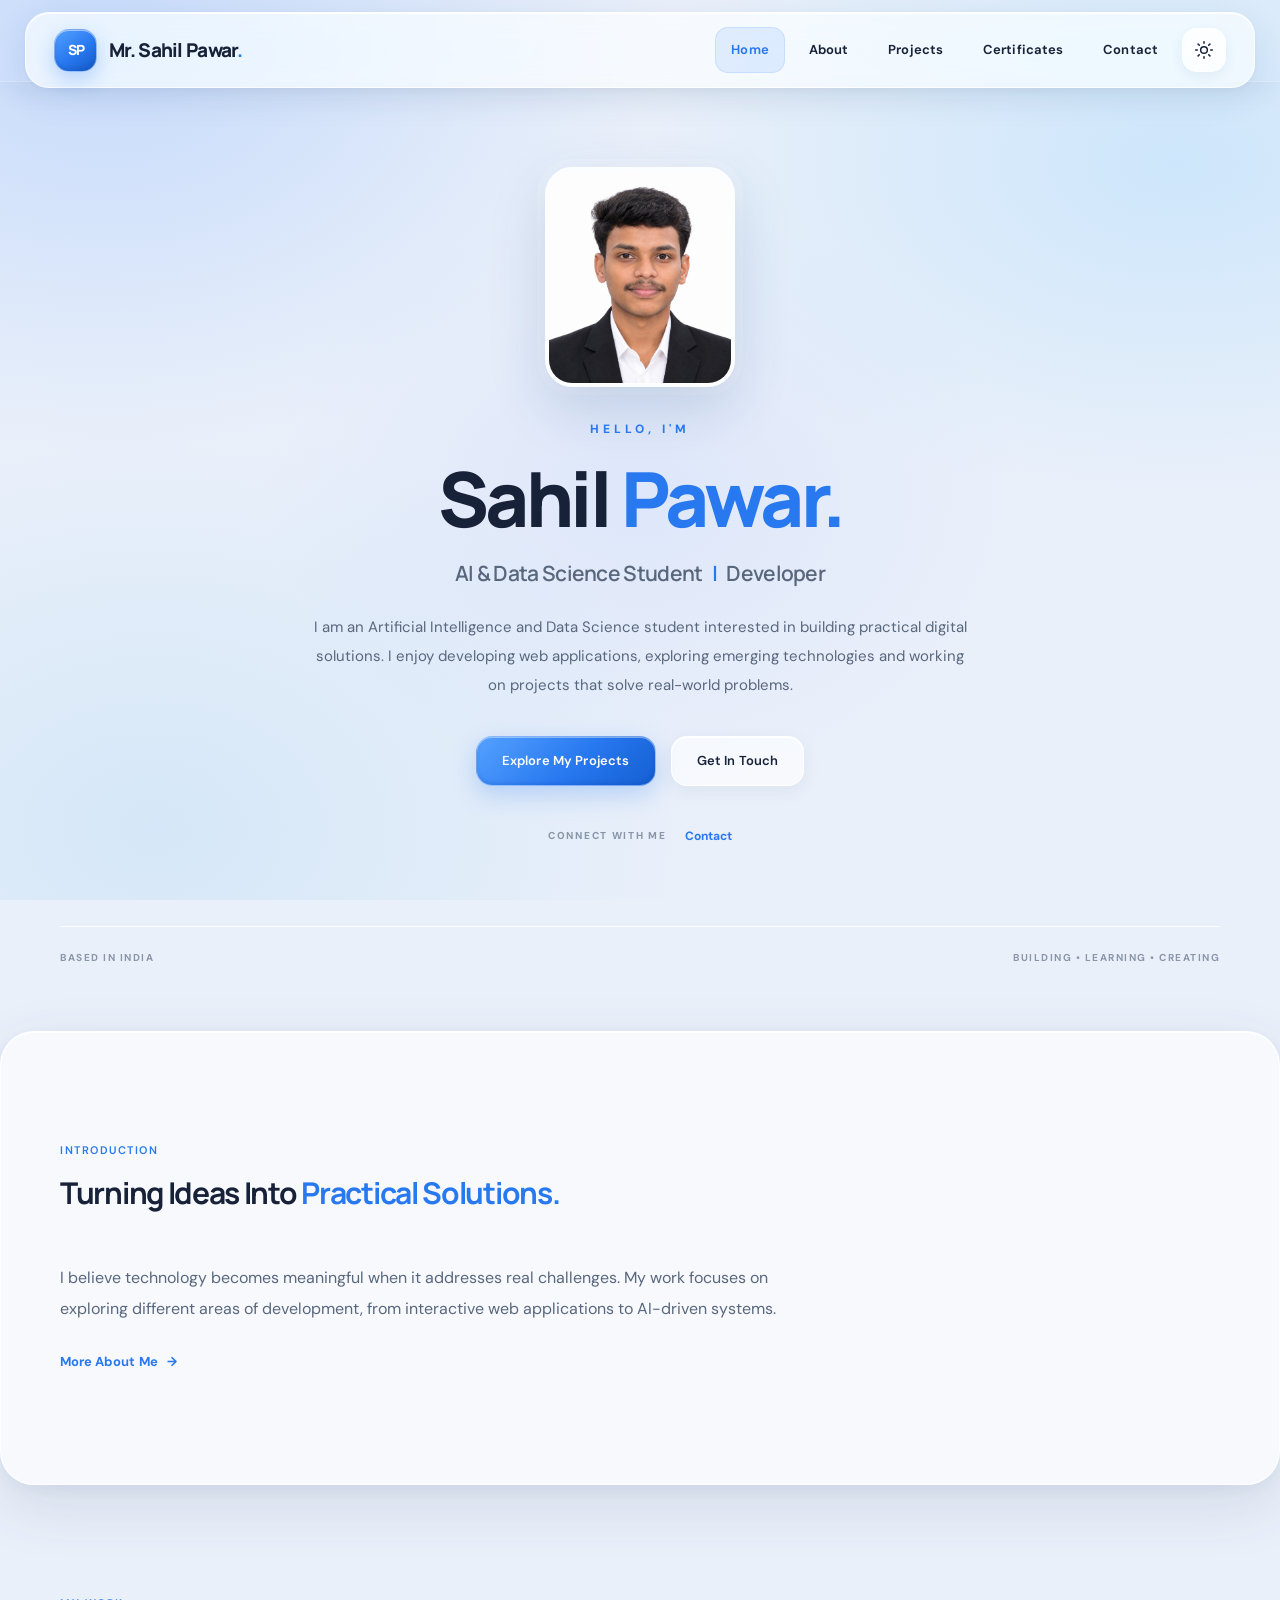
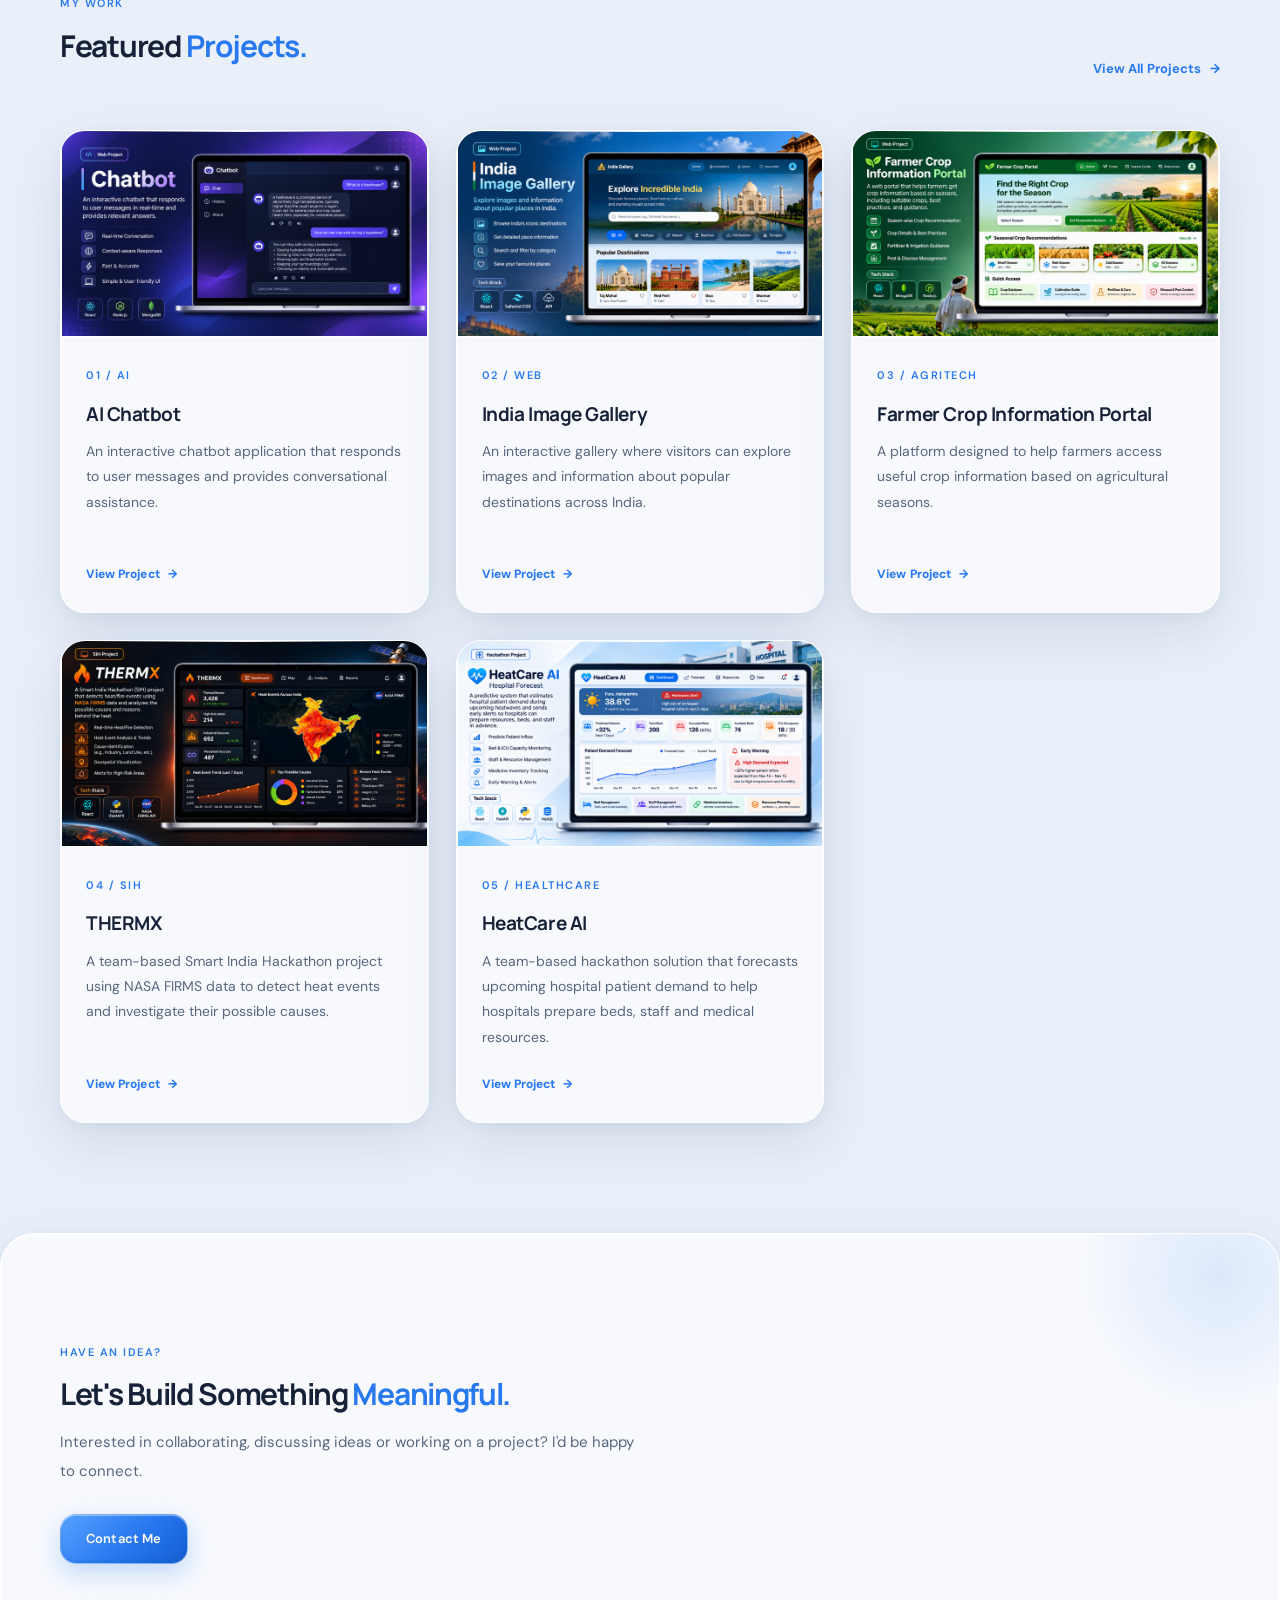
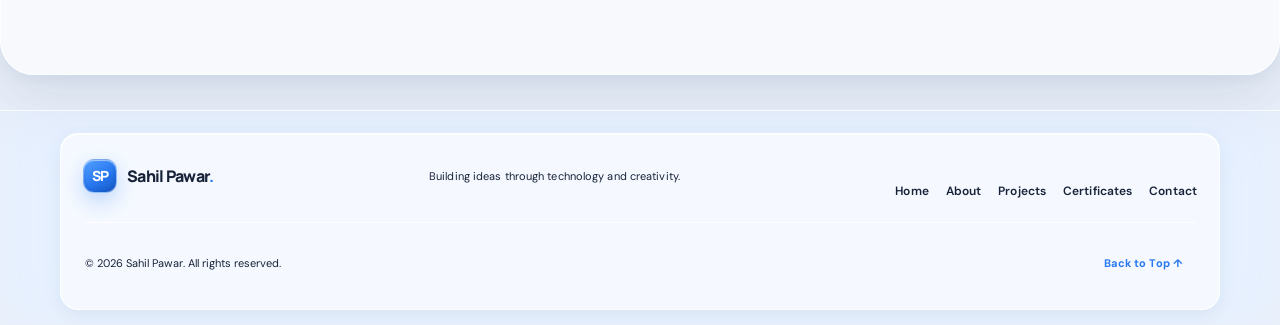
<file: Personal Portfolio/index.html>
<!DOCTYPE html>
<html lang="en">
<head>
    <meta charset="UTF-8">
    <meta name="viewport" content="width=device-width, initial-scale=1.0">

    <title>Sahil Pawar | AI & Data Science Student</title>

    <meta name="description" content="Explore the portfolio of Sahil Pawar, an Artificial Intelligence and Data Science student showcasing projects in web development, AI, healthcare technology and agriculture.">

    <meta name="author" content="Sahil Pawar">
    <meta name="robots" content="index, follow">
    <meta name="theme-color" content="#101820">

    <link rel="icon" type="image/svg+xml" href="favicon.svg">

    <link rel="stylesheet" href="css/style.css">
    <link rel="stylesheet" href="css/components.css">
    <link rel="stylesheet" href="css/responsive.css">
    <link rel="stylesheet" href="css/animations.css">

    <script src="js/main.js" defer></script>
    <script src="js/navigation.js" defer></script>
</head>

<body id="top">

    <!-- HEADER -->
    <header class="site-header">
        <div class="container header-container">

            <a href="index.html" class="brand" aria-label="Sahil Pawar Home">
                <span class="brand-mark">SP</span>
                <span class="brand-name">Mr. Sahil Pawar<span>.</span></span>
            </a>

            <button
                class="mobile-menu-toggle"
                id="mobileMenuToggle"
                type="button"
                aria-label="Open navigation menu"
                aria-expanded="false"
                aria-controls="primaryNavigation">

                <span></span>
                <span></span>
                <span></span>

            </button>

            <nav class="main-navigation" id="primaryNavigation">

                <a href="index.html" class="nav-link active">Home</a>
                <a href="about.html" class="nav-link">About</a>
                <a href="projects.html" class="nav-link">Projects</a>
                <a href="certificates.html" class="nav-link">Certificates</a>
                <a href="contact.html" class="nav-link">Contact</a>

                <button
                    class="theme-toggle"
                    id="themeToggle"
                    type="button"
                    aria-label="Switch color theme"
                    title="Switch theme">

                    <svg class="theme-icon"
                         viewBox="0 0 24 24"
                         fill="none"
                         stroke="currentColor"
                         stroke-width="1.8"
                         stroke-linecap="round"
                         stroke-linejoin="round">

                        <circle cx="12" cy="12" r="4"></circle>
                        <path d="M12 2v2"></path>
                        <path d="M12 20v2"></path>
                        <path d="m4.93 4.93 1.42 1.42"></path>
                        <path d="m17.65 17.65 1.42 1.42"></path>
                        <path d="M2 12h2"></path>
                        <path d="M20 12h2"></path>
                        <path d="m6.35 17.65-1.42 1.42"></path>
                        <path d="m19.07 4.93-1.42 1.42"></path>

                    </svg>

                </button>

            </nav>

        </div>
    </header>


    <main>

        <!-- HERO SECTION -->
        <section class="hero-section">

            <div class="container hero-container">

                <div class="hero-content">

                    <div class="profile-image-wrapper">

                        <img
                            src="assets/images/profile/sahil-pawar.png"
                            alt="Professional portrait of Sahil Pawar"
                            class="profile-image"
                            width="400"
                            height="500"
                            fetchpriority="high">

                    </div>

                    <p class="hero-intro">HELLO, I'M</p>

                    <h1 class="hero-title">
                        Sahil <span>Pawar.</span>
                    </h1>

                    <h2 class="hero-subtitle">
                        AI & Data Science Student
                        <span class="subtitle-divider">|</span>
                        Developer
                    </h2>

                    <p class="hero-description">
                        I am an Artificial Intelligence and Data Science
                        student interested in building practical digital
                        solutions. I enjoy developing web applications,
                        exploring emerging technologies and working on
                        projects that solve real-world problems.
                    </p>

                    <div class="hero-actions">

                        <a href="projects.html" class="btn btn-primary">
                            Explore My Projects
                        </a>

                        <a href="contact.html" class="btn btn-outline">
                            Get In Touch
                        </a>

                    </div>

                    <div class="hero-social-links">

                        <span class="social-label">
                            CONNECT WITH ME
                        </span>

                        <a href="contact.html"
                           class="social-link"
                           aria-label="Contact Sahil Pawar">
                            Contact
                        </a>

                    </div>

                </div>

                <div class="hero-bottom-line">

                    <span>BASED IN INDIA</span>
                    <span>BUILDING • LEARNING • CREATING</span>

                </div>

            </div>

        </section>


        <!-- INTRODUCTION SECTION -->
        <section class="introduction-section section-padding">

            <div class="container">

                <div class="section-heading">

                    <span class="section-label">INTRODUCTION</span>

                    <h2>
                        Turning Ideas Into
                        <span>Practical Solutions.</span>
                    </h2>

                </div>

                <div class="introduction-content">

                    <p>
                        I believe technology becomes meaningful when it
                        addresses real challenges. My work focuses on
                        exploring different areas of development, from
                        interactive web applications to AI-driven systems.
                    </p>

                    <a href="about.html" class="text-link">
                        More About Me
                        <span aria-hidden="true">&rarr;</span>
                    </a>

                </div>

            </div>

        </section>


        <!-- FEATURED PROJECTS -->
        <section class="featured-projects section-padding">

            <div class="container">

                <div class="section-heading section-heading-row">

                    <div>
                        <span class="section-label">MY WORK</span>

                        <h2>
                            Featured <span>Projects.</span>
                        </h2>
                    </div>

                    <a href="projects.html" class="text-link">
                        View All Projects
                        <span aria-hidden="true">&rarr;</span>
                    </a>

                </div>


                <div class="project-grid">

                    <!-- PROJECT 01 -->
                    <article class="project-card">

                        <a href="projects/chatbot.html"
                           class="project-image-link"
                           aria-label="View AI Chatbot project"
                           style="display:block; width:100%; aspect-ratio:16/9; height:auto; overflow:hidden; background:var(--surface, #151b23);">

                            <img
                                src="assets/images/projects/chatbot.png"
                                alt="AI Chatbot application project preview"
                                class="project-image"
                                loading="lazy"
                                width="1600"
                                height="900"
                                style="display:block; width:100%; height:100%; aspect-ratio:16/9; object-fit:contain; object-position:center;">

                        </a>

                        <div class="project-card-content">

                            <span class="project-number">01 / AI</span>

                            <h3>AI Chatbot</h3>

                            <p>
                                An interactive chatbot application that
                                responds to user messages and provides
                                conversational assistance.
                            </p>

                            <a href="projects/chatbot.html"
                               class="project-link">
                                View Project
                                <span aria-hidden="true">&rarr;</span>
                            </a>

                        </div>

                    </article>


                    <!-- PROJECT 02 -->
                    <article class="project-card">

                        <a href="projects/india-gallery.html"
                           class="project-image-link"
                           aria-label="View India Image Gallery project"
                           style="display:block; width:100%; aspect-ratio:16/9; height:auto; overflow:hidden; background:var(--surface, #151b23);">

                            <img
                                src="assets/images/projects/india-gallery.png"
                                alt="India Image Gallery project preview"
                                class="project-image"
                                loading="lazy"
                                width="1600"
                                height="900"
                                style="display:block; width:100%; height:100%; aspect-ratio:16/9; object-fit:contain; object-position:center;">

                        </a>

                        <div class="project-card-content">

                            <span class="project-number">02 / WEB</span>

                            <h3>India Image Gallery</h3>

                            <p>
                                An interactive gallery where visitors can
                                explore images and information about
                                popular destinations across India.
                            </p>

                            <a href="projects/india-gallery.html"
                               class="project-link">
                                View Project
                                <span aria-hidden="true">&rarr;</span>
                            </a>

                        </div>

                    </article>


                    <!-- PROJECT 03 -->
                    <article class="project-card">

                        <a href="projects/farmer-portal.html"
                           class="project-image-link"
                           aria-label="View Farmer Crop Information Portal"
                           style="display:block; width:100%; aspect-ratio:16/9; height:auto; overflow:hidden; background:var(--surface, #151b23);">

                            <img
                                src="assets/images/projects/farmer-portal.png"
                                alt="Farmer Crop Information Portal project preview"
                                class="project-image"
                                loading="lazy"
                                width="1600"
                                height="900"
                                style="display:block; width:100%; height:100%; aspect-ratio:16/9; object-fit:contain; object-position:center;">

                        </a>

                        <div class="project-card-content">

                            <span class="project-number">03 / AGRITECH</span>

                            <h3>Farmer Crop Information Portal</h3>

                            <p>
                                A platform designed to help farmers access
                                useful crop information based on
                                agricultural seasons.
                            </p>

                            <a href="projects/farmer-portal.html"
                               class="project-link">
                                View Project
                                <span aria-hidden="true">&rarr;</span>
                            </a>

                        </div>

                    </article>


                    <!-- PROJECT 04 -->
                    <article class="project-card">

                        <a href="projects/thermx.html"
                           class="project-image-link"
                           aria-label="View THERMX project"
                           style="display:block; width:100%; aspect-ratio:16/9; height:auto; overflow:hidden; background:var(--surface, #151b23);">

                            <img
                                src="assets/images/projects/thermx.png"
                                alt="THERMX geospatial heat monitoring project preview"
                                class="project-image"
                                loading="lazy"
                                width="1600"
                                height="900"
                                style="display:block; width:100%; height:100%; aspect-ratio:16/9; object-fit:contain; object-position:center;">

                        </a>

                        <div class="project-card-content">

                            <span class="project-number">04 / SIH</span>

                            <h3>THERMX</h3>

                            <p>
                                A team-based Smart India Hackathon project
                                using NASA FIRMS data to detect heat events
                                and investigate their possible causes.
                            </p>

                            <a href="projects/thermx.html"
                               class="project-link">
                                View Project
                                <span aria-hidden="true">&rarr;</span>
                            </a>

                        </div>

                    </article>


                    <!-- PROJECT 05 -->
                    <article class="project-card">

                        <a href="projects/heatcare-ai.html"
                           class="project-image-link"
                           aria-label="View HeatCare AI project"
                           style="display:block; width:100%; aspect-ratio:16/9; height:auto; overflow:hidden; background:var(--surface, #151b23);">

                            <img
                                src="assets/images/projects/heatcare-ai.png"
                                alt="HeatCare AI hospital demand forecasting project preview"
                                class="project-image"
                                loading="lazy"
                                width="1600"
                                height="900"
                                style="display:block; width:100%; height:100%; aspect-ratio:16/9; object-fit:contain; object-position:center;">

                        </a>

                        <div class="project-card-content">

                            <span class="project-number">05 / HEALTHCARE</span>

                            <h3>HeatCare AI</h3>

                            <p>
                                A team-based hackathon solution that
                                forecasts upcoming hospital patient demand
                                to help hospitals prepare beds, staff
                                and medical resources.
                            </p>

                            <a href="projects/heatcare-ai.html"
                               class="project-link">
                                View Project
                                <span aria-hidden="true">&rarr;</span>
                            </a>

                        </div>

                    </article>

                </div>

            </div>

        </section>


        <!-- CALL TO ACTION -->
        <section class="contact-cta section-padding">

            <div class="container">

                <div class="cta-content">

                    <span class="section-label">HAVE AN IDEA?</span>

                    <h2>
                        Let's Build Something
                        <span>Meaningful.</span>
                    </h2>

                    <p>
                        Interested in collaborating, discussing ideas
                        or working on a project? I'd be happy to connect.
                    </p>

                    <a href="contact.html" class="btn btn-primary">
                        Contact Me
                    </a>

                </div>

            </div>

        </section>

    </main>


    <!-- FOOTER -->
 <!-- STANDARD PORTFOLIO FOOTER -->
<footer class="site-footer">

    <div class="container footer-content">

        <a href="index.html"
           class="brand"
           aria-label="Sahil Pawar homepage">

            <span class="brand-mark">SP</span>
            <span class="brand-name">Sahil Pawar<span>.</span></span>

        </a>

        <p class="footer-description">
            Building ideas through technology and creativity.
        </p>

        <nav class="footer-navigation" aria-label="Footer navigation">
            <a href="index.html">Home</a>
            <a href="about.html">About</a>
            <a href="projects.html">Projects</a>
            <a href="certificates.html">Certificates</a>
            <a href="contact.html">Contact</a>
        </nav>

        <div class="footer-bottom">

            <p>
                © <span id="copyrightYear">2026</span>
                Sahil Pawar. All rights reserved.
            </p>

            <a href="#top" class="back-to-top">
                Back to Top ↑
            </a>

        </div>

    </div>

</footer>

</body>
</html>
</file>
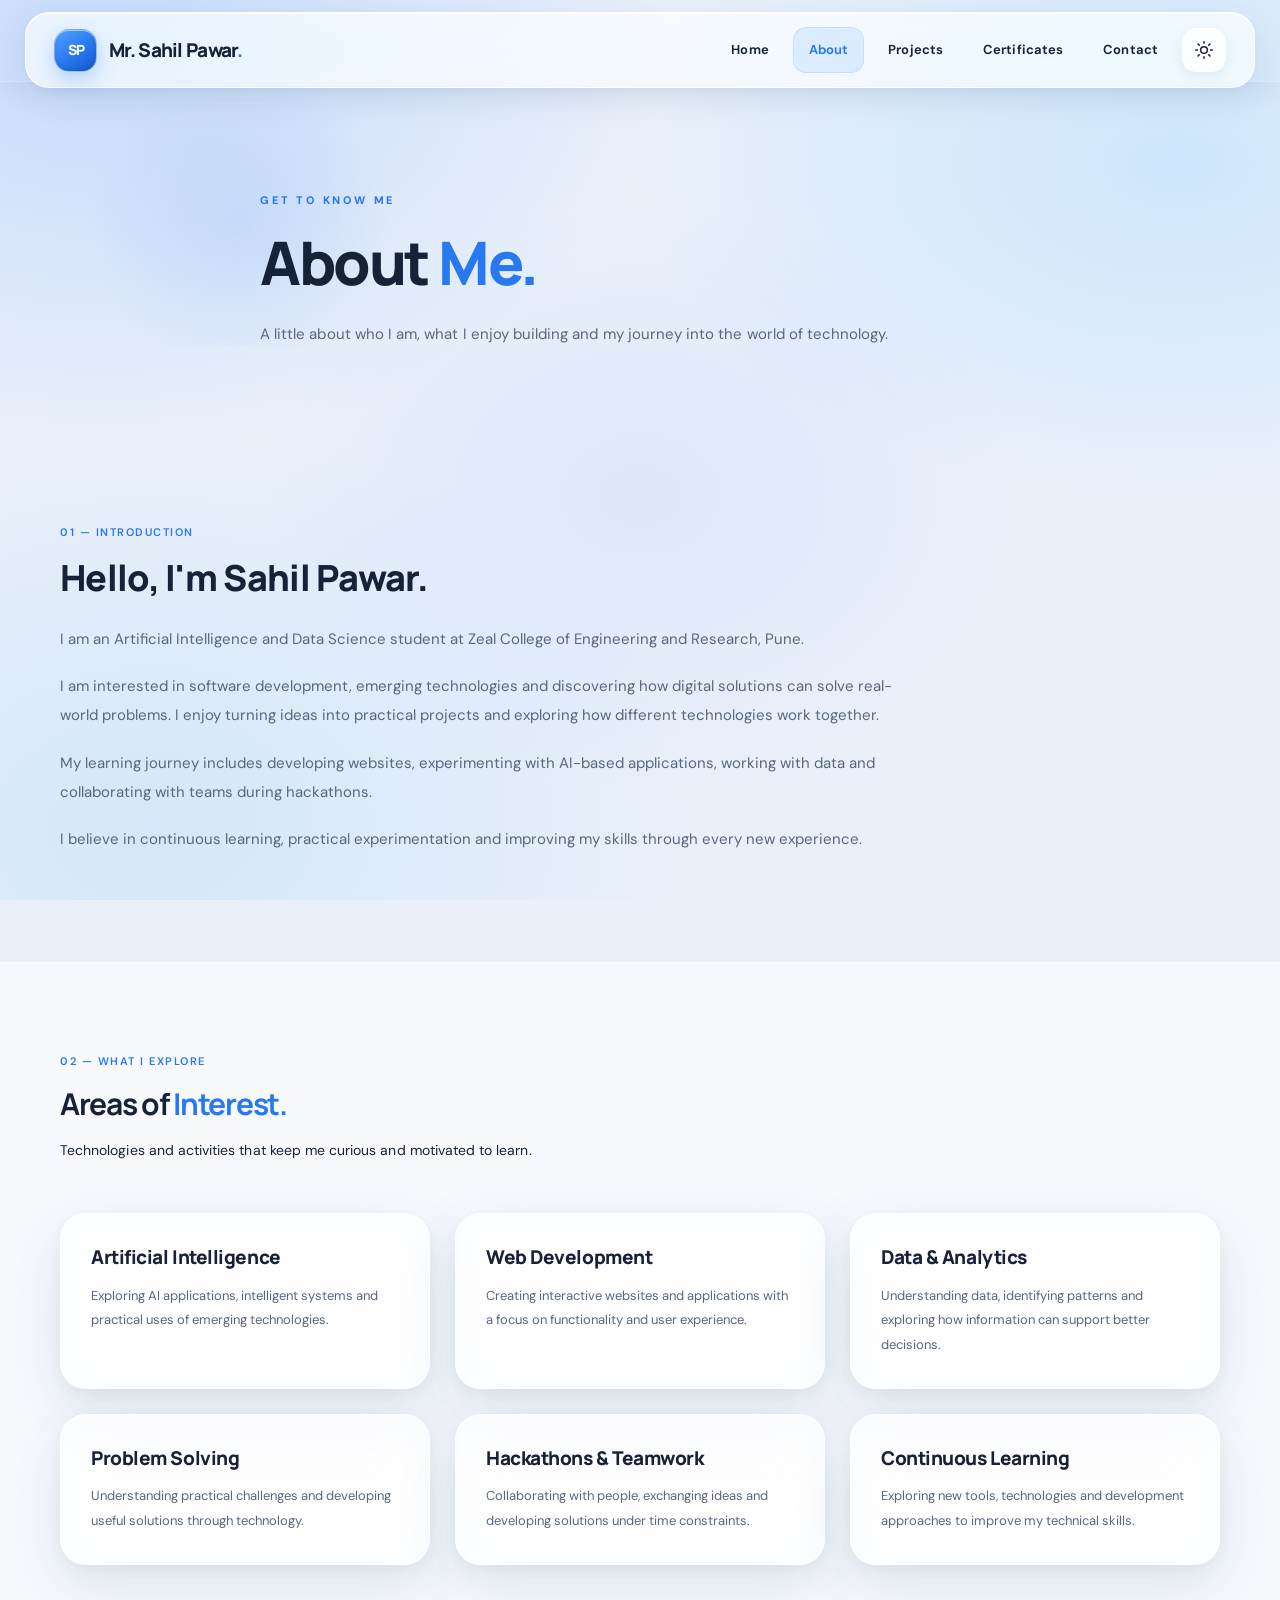
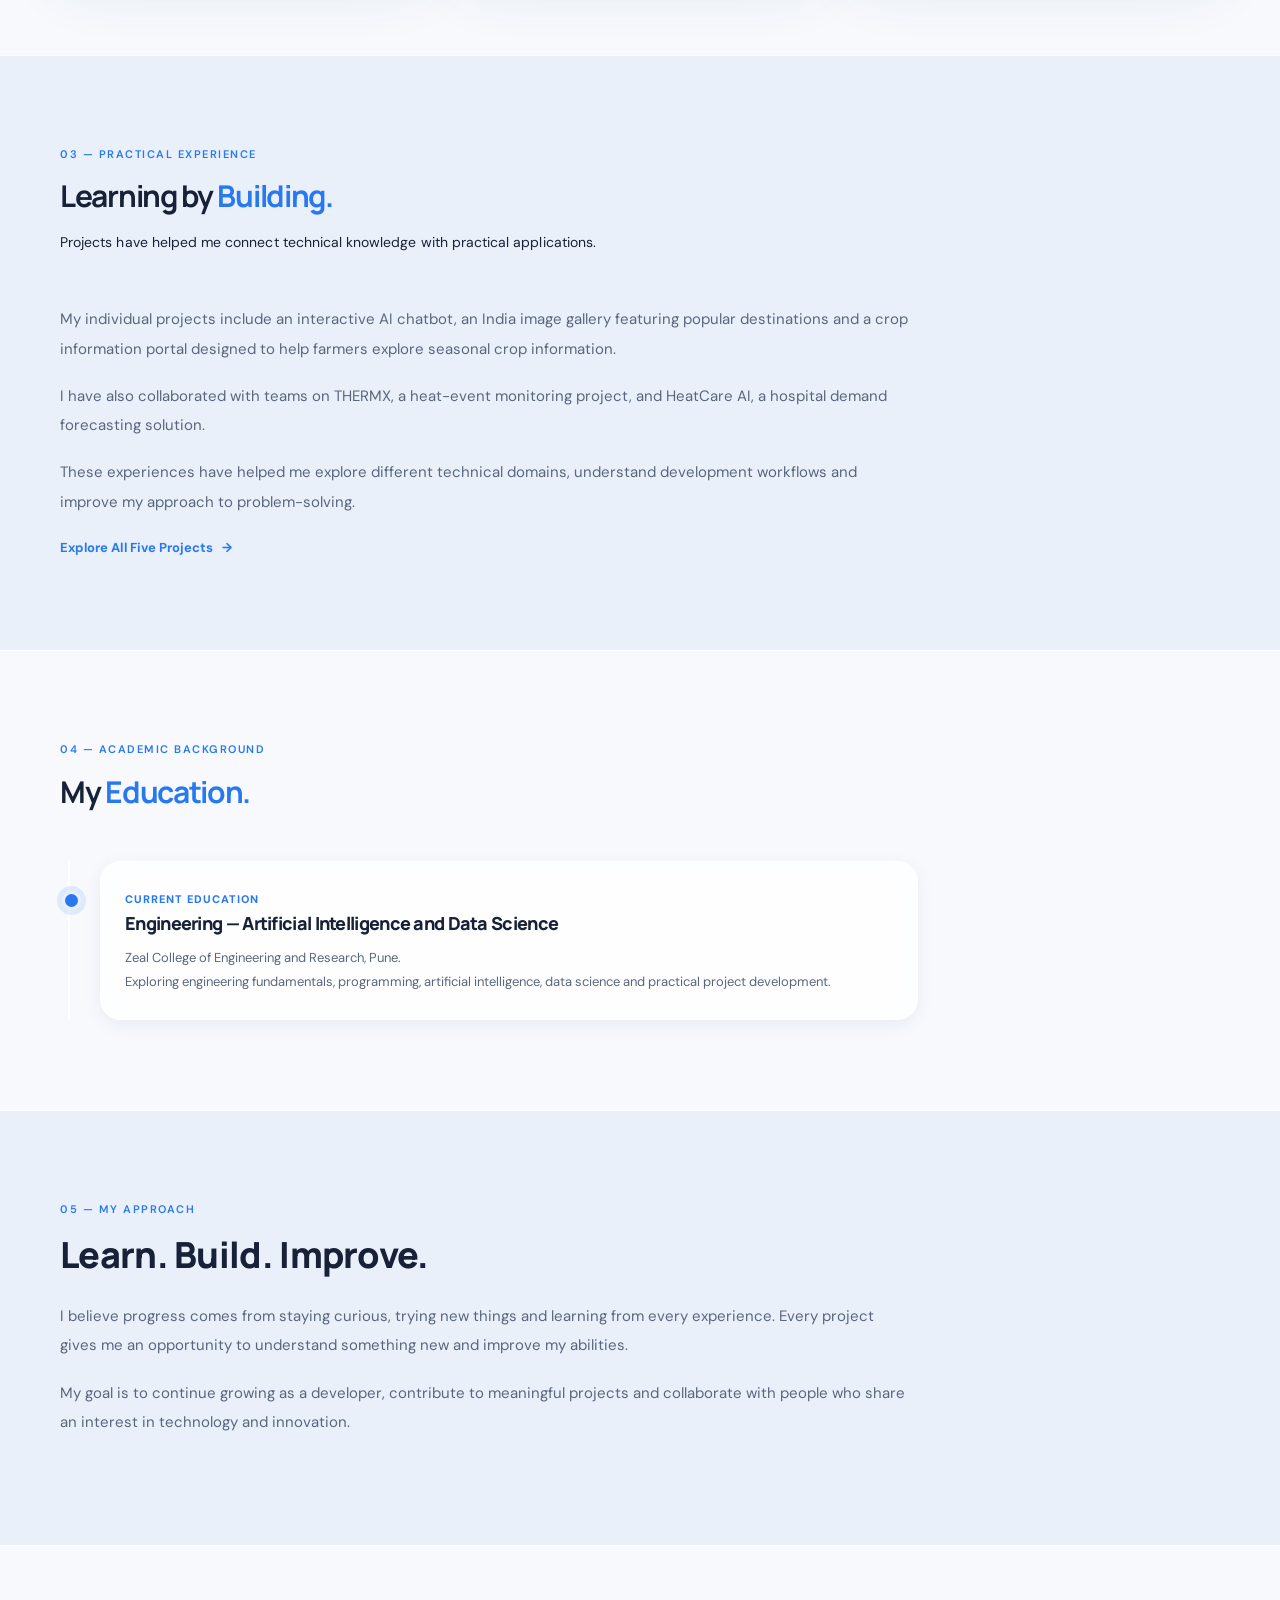
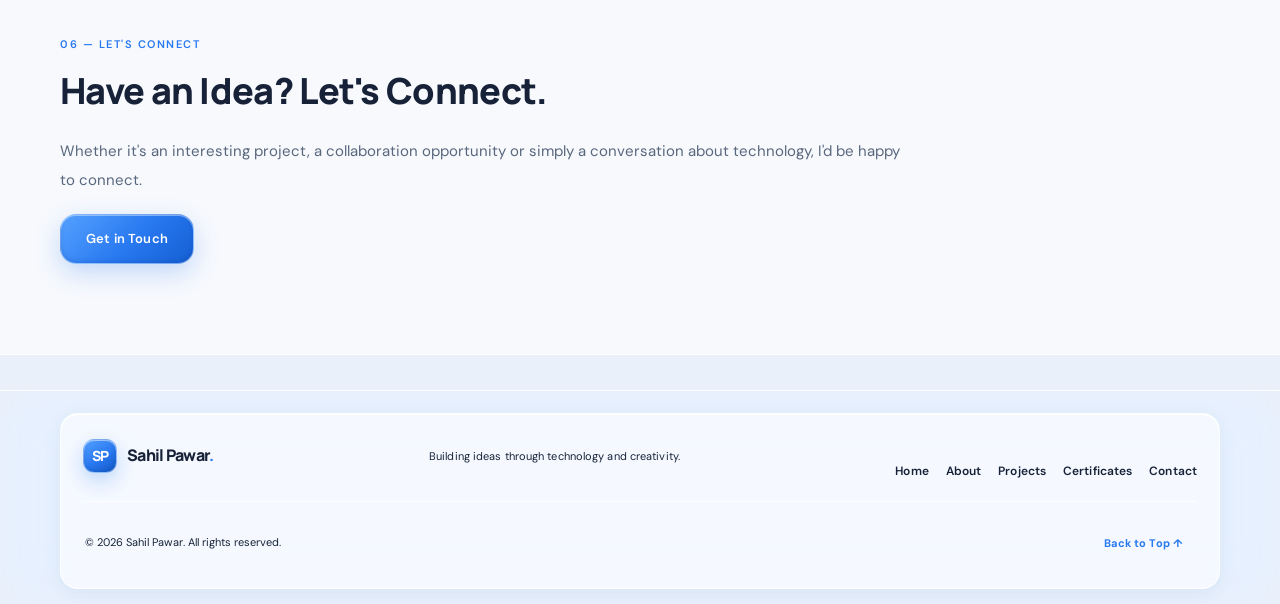
<file: Personal Portfolio/about.html>
<!DOCTYPE html>
<html lang="en">

<head>
    <meta charset="UTF-8">
    <meta name="viewport" content="width=device-width, initial-scale=1.0">

    <title>About Me | Sahil Pawar</title>

    <meta name="description" content="Learn about Sahil Pawar, an Artificial Intelligence and Data Science student interested in software development, AI and practical technology solutions.">

    <meta name="author" content="Sahil Pawar">
    <meta name="robots" content="index, follow">
    <meta name="theme-color" content="#f7f8fa">

    <link rel="icon" type="image/svg+xml" href="favicon.svg">

    <link rel="stylesheet" href="css/style.css">
    <link rel="stylesheet" href="css/components.css">
    <link rel="stylesheet" href="css/responsive.css">
    <link rel="stylesheet" href="css/animations.css">

    <script src="js/main.js" defer></script>
    <script src="js/navigation.js" defer></script>
</head>

<body id="top">

    <!-- HEADER -->
    <header class="site-header">
        <div class="container header-container">

            <a href="index.html" class="brand" aria-label="Sahil Pawar Home">
                <span class="brand-mark">SP</span>
                <span class="brand-name">Mr. Sahil Pawar<span>.</span></span>
            </a>

            <button
                class="mobile-menu-toggle"
                id="mobileMenuToggle"
                type="button"
                aria-label="Open navigation menu"
                aria-expanded="false"
                aria-controls="primaryNavigation">

                <span></span>
                <span></span>
                <span></span>
            </button>

            <nav class="main-navigation" id="primaryNavigation">
                <a href="index.html" class="nav-link">Home</a>
                <a href="about.html" class="nav-link active" aria-current="page">About</a>
                <a href="projects.html" class="nav-link">Projects</a>
                <a href="certificates.html" class="nav-link">Certificates</a>
                <a href="contact.html" class="nav-link">Contact</a>

                <button
                    class="theme-toggle"
                    id="themeToggle"
                    type="button"
                    aria-label="Switch color theme"
                    title="Switch theme">

                    <svg class="theme-icon" viewBox="0 0 24 24"
                         fill="none" stroke="currentColor"
                         stroke-width="1.8" stroke-linecap="round"
                         stroke-linejoin="round">

                        <circle cx="12" cy="12" r="4"></circle>
                        <path d="M12 2v2"></path>
                        <path d="M12 20v2"></path>
                        <path d="m4.93 4.93 1.42 1.42"></path>
                        <path d="m17.65 17.65 1.42 1.42"></path>
                        <path d="M2 12h2"></path>
                        <path d="M20 12h2"></path>
                        <path d="m6.35 17.65-1.42 1.42"></path>
                        <path d="m19.07 4.93-1.42 1.42"></path>

                    </svg>
                </button>
            </nav>

        </div>
    </header>


    <main>

        <!-- PAGE INTRODUCTION -->
        <section class="page-hero">
            <div class="container page-hero-content">

                <span class="page-eyebrow">GET TO KNOW ME</span>

                <h1 class="page-title">
                    About <span>Me.</span>
                </h1>

                <p class="page-description">
                    A little about who I am, what I enjoy building
                    and my journey into the world of technology.
                </p>

            </div>
        </section>


        <!-- INTRODUCTION -->
        <section class="content-section">
            <div class="container">

                <div class="content-block">

                    <span class="section-label">01 — INTRODUCTION</span>

                    <h2>Hello, I'm Sahil Pawar.</h2>

                    <p>
                        I am an Artificial Intelligence and Data
                        Science student at Zeal College of Engineering
                        and Research, Pune.
                    </p>

                    <p>
                        I am interested in software development,
                        emerging technologies and discovering how
                        digital solutions can solve real-world problems.
                        I enjoy turning ideas into practical projects
                        and exploring how different technologies
                        work together.
                    </p>

                    <p>
                        My learning journey includes developing
                        websites, experimenting with AI-based
                        applications, working with data and
                        collaborating with teams during hackathons.
                    </p>

                    <p>
                        I believe in continuous learning, practical
                        experimentation and improving my skills
                        through every new experience.
                    </p>

                </div>

            </div>
        </section>


        <!-- INTERESTS -->
        <section class="content-section content-section-alt">
            <div class="container">

                <div class="section-heading">

                    <span class="section-label">02 — WHAT I EXPLORE</span>

                    <h2>
                        Areas of <span>Interest.</span>
                    </h2>

                    <p class="section-description">
                        Technologies and activities that keep
                        me curious and motivated to learn.
                    </p>

                </div>

                <div class="card-grid">

                    <article class="info-card">
                        <h3>Artificial Intelligence</h3>
                        <p>
                            Exploring AI applications, intelligent
                            systems and practical uses of
                            emerging technologies.
                        </p>
                    </article>

                    <article class="info-card">
                        <h3>Web Development</h3>
                        <p>
                            Creating interactive websites and
                            applications with a focus on
                            functionality and user experience.
                        </p>
                    </article>

                    <article class="info-card">
                        <h3>Data & Analytics</h3>
                        <p>
                            Understanding data, identifying patterns
                            and exploring how information can
                            support better decisions.
                        </p>
                    </article>

                    <article class="info-card">
                        <h3>Problem Solving</h3>
                        <p>
                            Understanding practical challenges
                            and developing useful solutions
                            through technology.
                        </p>
                    </article>

                    <article class="info-card">
                        <h3>Hackathons & Teamwork</h3>
                        <p>
                            Collaborating with people, exchanging
                            ideas and developing solutions
                            under time constraints.
                        </p>
                    </article>

                    <article class="info-card">
                        <h3>Continuous Learning</h3>
                        <p>
                            Exploring new tools, technologies
                            and development approaches to
                            improve my technical skills.
                        </p>
                    </article>

                </div>

            </div>
        </section>


        <!-- PROJECT EXPERIENCE -->
        <section class="content-section">
            <div class="container">

                <div class="section-heading">

                    <span class="section-label">03 — PRACTICAL EXPERIENCE</span>

                    <h2>
                        Learning by <span>Building.</span>
                    </h2>

                    <p class="section-description">
                        Projects have helped me connect
                        technical knowledge with practical applications.
                    </p>

                </div>

                <div class="content-block">

                    <p>
                        My individual projects include an interactive
                        AI chatbot, an India image gallery featuring
                        popular destinations and a crop information
                        portal designed to help farmers explore
                        seasonal crop information.
                    </p>

                    <p>
                        I have also collaborated with teams on
                        THERMX, a heat-event monitoring project,
                        and HeatCare AI, a hospital demand
                        forecasting solution.
                    </p>

                    <p>
                        These experiences have helped me explore
                        different technical domains, understand
                        development workflows and improve my
                        approach to problem-solving.
                    </p>

                    <a href="projects.html" class="text-link">
                        Explore All Five Projects
                        <span aria-hidden="true">&rarr;</span>
                    </a>

                </div>

            </div>
        </section>


        <!-- EDUCATION -->
        <section class="content-section content-section-alt">
            <div class="container">

                <div class="section-heading">

                    <span class="section-label">04 — ACADEMIC BACKGROUND</span>

                    <h2>
                        My <span>Education.</span>
                    </h2>

                </div>

                <div class="timeline">

                    <div class="timeline-item">

                        <span class="timeline-date">
                            CURRENT EDUCATION
                        </span>

                        <h3>
                            Engineering — Artificial Intelligence
                            and Data Science
                        </h3>

                        <p>
                            Zeal College of Engineering and Research,
                            Pune.
                        </p>

                        <p>
                            Exploring engineering fundamentals,
                            programming, artificial intelligence,
                            data science and practical project development.
                        </p>

                    </div>

                </div>

            </div>
        </section>


        <!-- PERSONAL APPROACH -->
        <section class="content-section">
            <div class="container">

                <div class="content-block">

                    <span class="section-label">05 — MY APPROACH</span>

                    <h2>
                        Learn. Build. <span>Improve.</span>
                    </h2>

                    <p>
                        I believe progress comes from staying curious,
                        trying new things and learning from every
                        experience. Every project gives me an
                        opportunity to understand something new
                        and improve my abilities.
                    </p>

                    <p>
                        My goal is to continue growing as a developer,
                        contribute to meaningful projects and
                        collaborate with people who share an
                        interest in technology and innovation.
                    </p>

                </div>

            </div>
        </section>


        <!-- CONTACT CTA -->
        <section class="content-section content-section-alt">
            <div class="container">

                <div class="content-block">

                    <span class="section-label">06 — LET'S CONNECT</span>

                    <h2>
                        Have an Idea? Let's <span>Connect.</span>
                    </h2>

                    <p>
                        Whether it's an interesting project,
                        a collaboration opportunity or simply
                        a conversation about technology,
                        I'd be happy to connect.
                    </p>

                    <a href="contact.html" class="btn btn-primary">
                        Get in Touch
                    </a>

                </div>

            </div>
        </section>

    </main>


    <!-- COMPACT FOOTER -->
    <!-- STANDARD PORTFOLIO FOOTER -->
<footer class="site-footer">

    <div class="container footer-content">

        <a href="index.html"
           class="brand"
           aria-label="Sahil Pawar homepage">

            <span class="brand-mark">SP</span>
            <span class="brand-name">Sahil Pawar<span>.</span></span>

        </a>

        <p class="footer-description">
            Building ideas through technology and creativity.
        </p>

        <nav class="footer-navigation" aria-label="Footer navigation">
            <a href="index.html">Home</a>
            <a href="about.html">About</a>
            <a href="projects.html">Projects</a>
            <a href="certificates.html">Certificates</a>
            <a href="contact.html">Contact</a>
        </nav>

        <div class="footer-bottom">

            <p>
                © <span id="copyrightYear">2026</span>
                Sahil Pawar. All rights reserved.
            </p>

            <a href="#top" class="back-to-top">
                Back to Top ↑
            </a>

        </div>

    </div>

</footer>

</body>
</html>
</file>
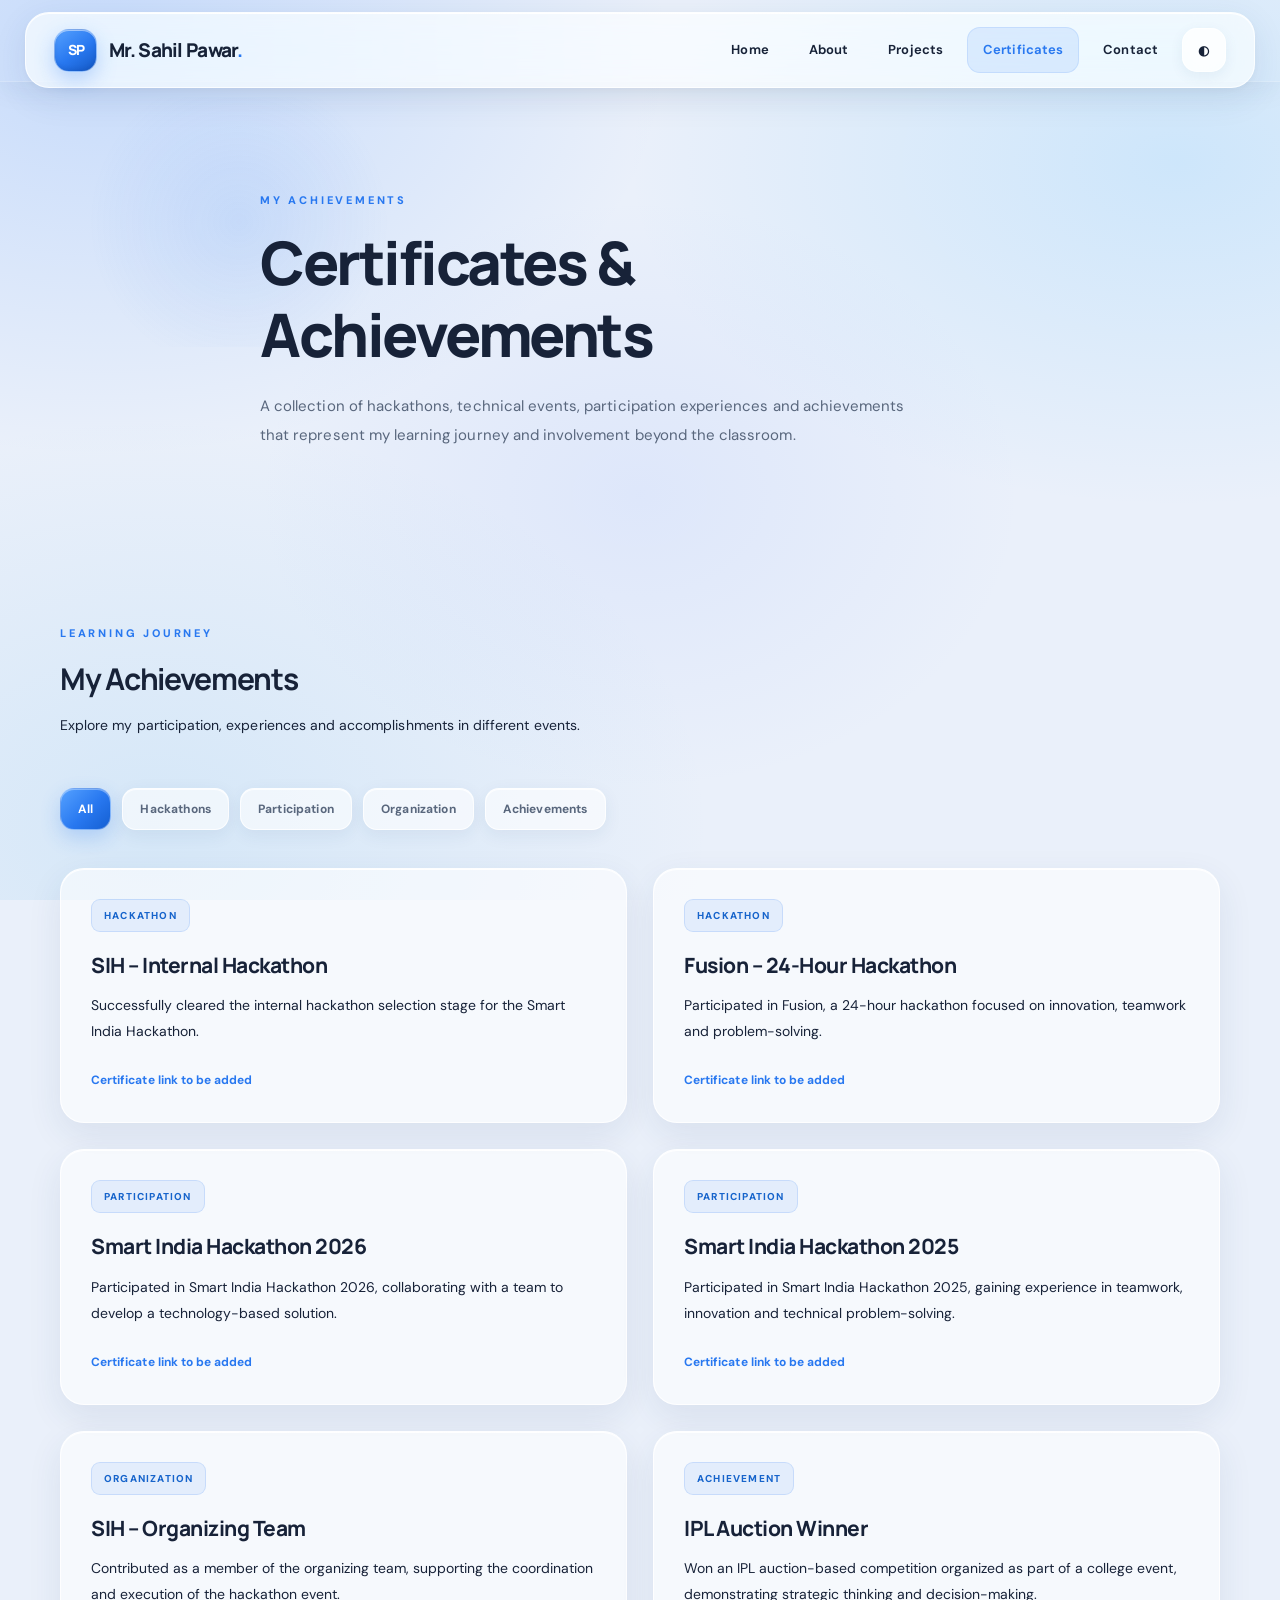
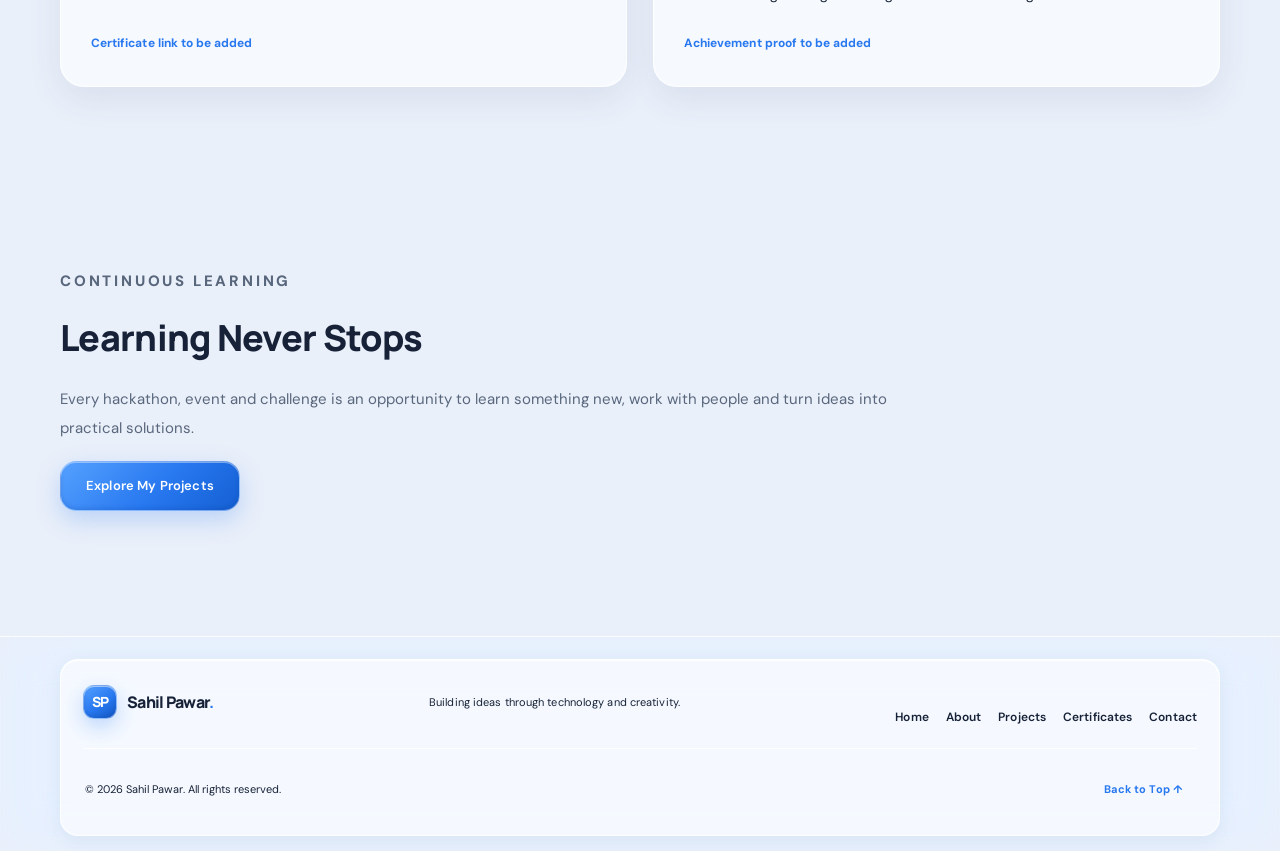
<file: Personal Portfolio/certificates.html>
<!DOCTYPE html>
<html lang="en">
<head>
    <meta charset="UTF-8">
    <meta name="viewport" content="width=device-width, initial-scale=1.0">

    <title>Certificates & Achievements | Sahil Pawar</title>
    <meta name="description" content="Explore Sahil Pawar's hackathon achievements, Smart India Hackathon participation, organizing experience and college event accomplishments.">

    <meta name="theme-color" content="#f5f7fa">
    <link rel="icon" type="image/svg+xml" href="favicon.svg">

    <link rel="stylesheet" href="css/style.css">
    <link rel="stylesheet" href="css/components.css">
    <link rel="stylesheet" href="css/responsive.css">
    <link rel="stylesheet" href="css/animations.css">

    <script src="js/main.js" defer></script>
    <script src="js/navigation.js" defer></script>
    <script src="js/certificates.js" defer></script>
</head>

<body>

    <!-- HEADER -->
    <header class="site-header">
        <div class="container header-container">

            <a href="index.html" class="brand" aria-label="Sahil Pawar homepage">
                <span class="brand-mark">SP</span>
                <span class="brand-name">Mr. Sahil Pawar<span class="brand-dot">.</span></span>
            </a>

            <button class="mobile-menu-toggle"
                    id="mobileMenuToggle"
                    type="button"
                    aria-label="Open navigation menu"
                    aria-expanded="false"
                    aria-controls="primaryNavigation">
                <span></span>
                <span></span>
                <span></span>
            </button>

            <nav class="main-navigation" id="primaryNavigation">
                <a href="index.html" class="nav-link">Home</a>
                <a href="about.html" class="nav-link">About</a>
                <a href="projects.html" class="nav-link">Projects</a>
                <a href="certificates.html" class="nav-link active" aria-current="page">Certificates</a>
                <a href="contact.html" class="nav-link">Contact</a>

                <button class="theme-toggle"
                        id="themeToggle"
                        type="button"
                        aria-label="Switch colour theme">
                    <span class="theme-toggle-icon" aria-hidden="true">◐</span>
                </button>
            </nav>

        </div>
    </header>


    <main>

        <!-- PAGE HERO -->
        <section class="page-hero">
            <div class="container page-hero-content">

                <p class="page-eyebrow">MY ACHIEVEMENTS</p>

                <h1 class="page-title">Certificates & Achievements</h1>

                <p class="page-description">
                    A collection of hackathons, technical events,
                    participation experiences and achievements that
                    represent my learning journey and involvement
                    beyond the classroom.
                </p>

            </div>
        </section>


        <!-- CERTIFICATES SECTION -->
        <section class="content-section">
            <div class="container">

                <div class="section-heading">
                    <div>
                        <p class="page-eyebrow">LEARNING JOURNEY</p>
                        <h2>My Achievements</h2>
                    </div>

                    <p class="section-description">
                        Explore my participation, experiences and
                        accomplishments in different events.
                    </p>
                </div>


                <!-- FILTER BUTTONS -->
                <div class="project-filters" aria-label="Filter achievements">

                    <button class="filter-button active"
                            type="button"
                            data-certificate-filter="all"
                            aria-pressed="true">
                        All
                    </button>

                    <button class="filter-button"
                            type="button"
                            data-certificate-filter="hackathon"
                            aria-pressed="false">
                        Hackathons
                    </button>

                    <button class="filter-button"
                            type="button"
                            data-certificate-filter="participation"
                            aria-pressed="false">
                        Participation
                    </button>

                    <button class="filter-button"
                            type="button"
                            data-certificate-filter="organization"
                            aria-pressed="false">
                        Organization
                    </button>

                    <button class="filter-button"
                            type="button"
                            data-certificate-filter="achievement"
                            aria-pressed="false">
                        Achievements
                    </button>

                </div>


                <!-- ACHIEVEMENT GRID -->
                <div class="certificate-grid" id="certificateGrid">


                    <!-- 1. SIH INTERNAL HACKATHON -->
                    <article class="certificate-card"
                             data-certificate-category="hackathon">

                        <div class="certificate-card-content">

                            <span class="certificate-category">
                                HACKATHON
                            </span>

                            <h3>SIH – Internal Hackathon</h3>

                            <p>
                                Successfully cleared the internal
                                hackathon selection stage for the
                                Smart India Hackathon.
                            </p>

                            <div class="certificate-card-footer">
                                <span class="certificate-view-link">
                                    Certificate link to be added
                                </span>
                            </div>

                        </div>
                    </article>


                    <!-- 2. FUSION 24-HOUR HACKATHON -->
                    <article class="certificate-card"
                             data-certificate-category="hackathon">

                        <div class="certificate-card-content">

                            <span class="certificate-category">
                                HACKATHON
                            </span>

                            <h3>Fusion – 24-Hour Hackathon</h3>

                            <p>
                                Participated in Fusion, a 24-hour
                                hackathon focused on innovation,
                                teamwork and problem-solving.
                            </p>

                            <div class="certificate-card-footer">
                                <span class="certificate-view-link">
                                    Certificate link to be added
                                </span>
                            </div>

                        </div>
                    </article>


                    <!-- 3. SIH 2026 PARTICIPATION -->
                    <article class="certificate-card"
                             data-certificate-category="participation">

                        <div class="certificate-card-content">

                            <span class="certificate-category">
                                PARTICIPATION
                            </span>

                            <h3>Smart India Hackathon 2026</h3>

                            <p>
                                Participated in Smart India Hackathon
                                2026, collaborating with a team to
                                develop a technology-based solution.
                            </p>

                            <div class="certificate-card-footer">
                                <span class="certificate-view-link">
                                    Certificate link to be added
                                </span>
                            </div>

                        </div>
                    </article>


                    <!-- 4. SIH 2025 PARTICIPATION -->
                    <article class="certificate-card"
                             data-certificate-category="participation">

                        <div class="certificate-card-content">

                            <span class="certificate-category">
                                PARTICIPATION
                            </span>

                            <h3>Smart India Hackathon 2025</h3>

                            <p>
                                Participated in Smart India Hackathon
                                2025, gaining experience in teamwork,
                                innovation and technical problem-solving.
                            </p>

                            <div class="certificate-card-footer">
                                <span class="certificate-view-link">
                                    Certificate link to be added
                                </span>
                            </div>

                        </div>
                    </article>


                    <!-- 5. SIH ORGANIZING TEAM -->
                    <article class="certificate-card"
                             data-certificate-category="organization">

                        <div class="certificate-card-content">

                            <span class="certificate-category">
                                ORGANIZATION
                            </span>

                            <h3>SIH – Organizing Team</h3>

                            <p>
                                Contributed as a member of the organizing
                                team, supporting the coordination and
                                execution of the hackathon event.
                            </p>

                            <div class="certificate-card-footer">
                                <span class="certificate-view-link">
                                    Certificate link to be added
                                </span>
                            </div>

                        </div>
                    </article>


                    <!-- 6. IPL AUCTION WINNER -->
                    <article class="certificate-card"
                             data-certificate-category="achievement">

                        <div class="certificate-card-content">

                            <span class="certificate-category">
                                ACHIEVEMENT
                            </span>

                            <h3>IPL Auction Winner</h3>

                            <p>
                                Won an IPL auction-based competition
                                organized as part of a college event,
                                demonstrating strategic thinking
                                and decision-making.
                            </p>

                            <div class="certificate-card-footer">
                                <span class="certificate-view-link">
                                    Achievement proof to be added
                                </span>
                            </div>

                        </div>
                    </article>


                </div>


                <!-- EMPTY STATE -->
                <div class="empty-state"
                     id="certificateEmptyState"
                     hidden>

                    <h3>No Achievements Found</h3>

                    <p>
                        No achievements are currently available
                        in this category.
                    </p>

                </div>


                <p class="filter-status"
                   id="certificateCount"
                   aria-live="polite">
                    Showing 6 achievements.
                </p>

            </div>
        </section>


        <!-- LEARNING MESSAGE -->
        <section class="content-section">
            <div class="container">

                <div class="content-block learning-message">

                    <p class="page-eyebrow">CONTINUOUS LEARNING</p>

                    <h2>Learning Never Stops</h2>

                    <p>
                        Every hackathon, event and challenge is an
                        opportunity to learn something new, work with
                        people and turn ideas into practical solutions.
                    </p>

                    <a href="projects.html" class="btn btn-primary">
                        Explore My Projects
                    </a>

                </div>

            </div>
        </section>

    </main>


    <!-- FOOTER -->
   <!-- STANDARD PORTFOLIO FOOTER -->
<footer class="site-footer">

    <div class="container footer-content">

        <a href="index.html"
           class="brand"
           aria-label="Sahil Pawar homepage">

            <span class="brand-mark">SP</span>
            <span class="brand-name">Sahil Pawar<span>.</span></span>

        </a>

        <p class="footer-description">
            Building ideas through technology and creativity.
        </p>

        <nav class="footer-navigation" aria-label="Footer navigation">
            <a href="index.html">Home</a>
            <a href="about.html">About</a>
            <a href="projects.html">Projects</a>
            <a href="certificates.html">Certificates</a>
            <a href="contact.html">Contact</a>
        </nav>

        <div class="footer-bottom">

            <p>
                © <span id="copyrightYear">2026</span>
                Sahil Pawar. All rights reserved.
            </p>

            <a href="#top" class="back-to-top">
                Back to Top ↑
            </a>

        </div>

    </div>

</footer>

</body>
</html>
</file>
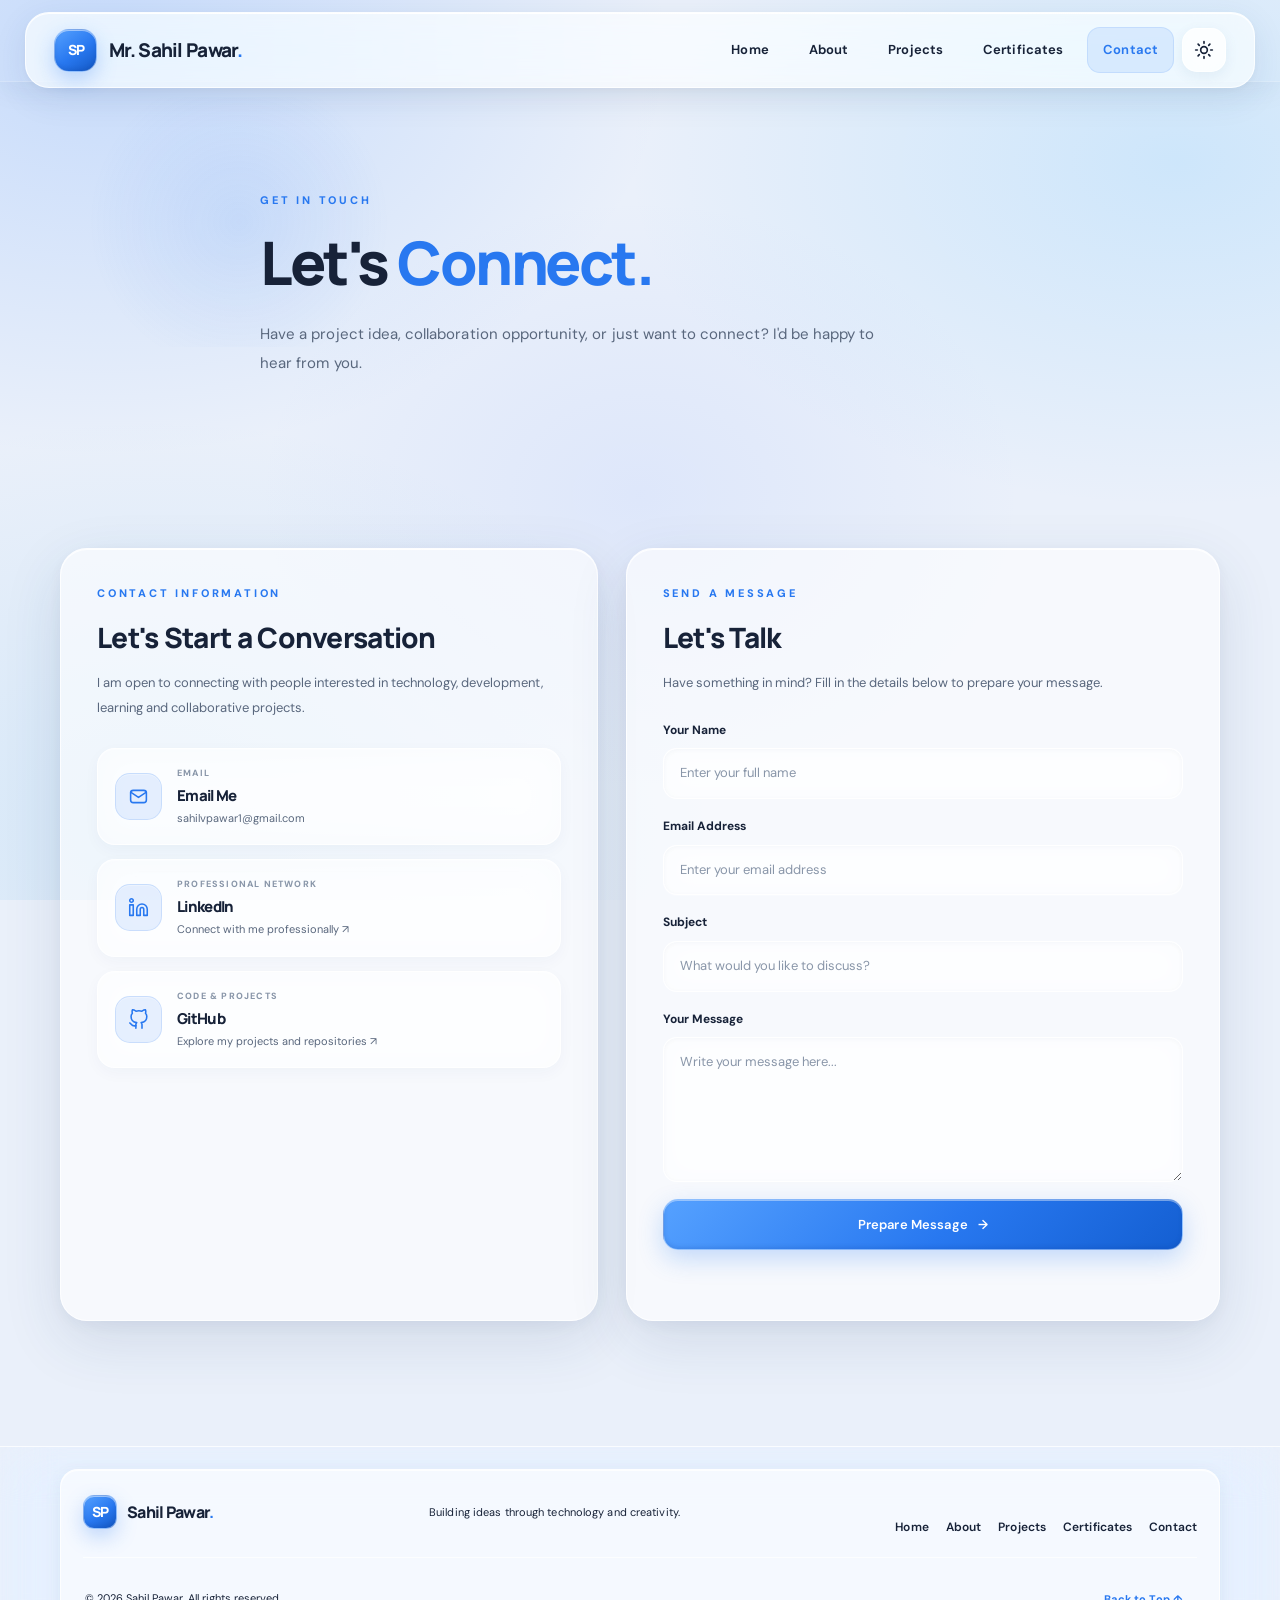
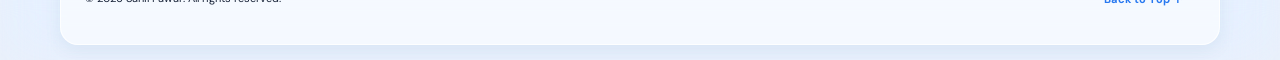
<file: Personal Portfolio/contact.html>
<!DOCTYPE html>
<html lang="en">

<head>
    <meta charset="UTF-8">
    <meta name="viewport" content="width=device-width, initial-scale=1.0">

    <title>Contact | Sahil Pawar</title>

    <meta name="description"
        content="Contact Sahil Pawar for project discussions, collaborations, development opportunities and professional networking.">

    <meta name="theme-color" content="#f3f6fb">

    <link rel="icon" type="image/svg+xml" href="favicon.svg">

    <link rel="stylesheet" href="css/style.css">
    <link rel="stylesheet" href="css/components.css">
    <link rel="stylesheet" href="css/responsive.css">
    <link rel="stylesheet" href="css/animations.css">

    <script src="js/main.js" defer></script>
    <script src="js/navigation.js" defer></script>
    <script src="js/contact.js" defer></script>
</head>

<body id="top">

    <!-- HEADER -->
    <header class="site-header">
        <div class="container header-container">

            <a href="index.html" class="brand" aria-label="Sahil Pawar homepage">
                <span class="brand-mark">SP</span>
                <span class="brand-name">Mr. Sahil Pawar<span>.</span></span>
            </a>

            <button
                class="mobile-menu-toggle"
                id="mobileMenuToggle"
                type="button"
                aria-label="Open navigation menu"
                aria-expanded="false"
                aria-controls="primaryNavigation">

                <span></span>
                <span></span>
                <span></span>
            </button>

            <nav class="main-navigation" id="primaryNavigation">

                <a href="index.html" class="nav-link">Home</a>
                <a href="about.html" class="nav-link">About</a>
                <a href="projects.html" class="nav-link">Projects</a>
                <a href="certificates.html" class="nav-link">Certificates</a>

                <a href="contact.html"
                    class="nav-link active"
                    aria-current="page">Contact</a>

                <button
                    class="theme-toggle"
                    id="themeToggle"
                    type="button"
                    aria-label="Switch to dark theme">

                    <svg class="theme-icon"
                        xmlns="http://www.w3.org/2000/svg"
                        width="20"
                        height="20"
                        viewBox="0 0 24 24"
                        fill="none"
                        stroke="currentColor"
                        stroke-width="2"
                        stroke-linecap="round"
                        stroke-linejoin="round"
                        aria-hidden="true">

                        <circle cx="12" cy="12" r="4"></circle>
                        <path d="M12 2v2"></path>
                        <path d="M12 20v2"></path>
                        <path d="m4.93 4.93 1.42 1.42"></path>
                        <path d="m17.65 17.65 1.42 1.42"></path>
                        <path d="M2 12h2"></path>
                        <path d="M20 12h2"></path>
                        <path d="m6.35 17.65-1.42 1.42"></path>
                        <path d="m19.07 4.93-1.42 1.42"></path>

                    </svg>
                </button>

            </nav>
        </div>
    </header>


    <!-- MAIN CONTENT -->
    <main>

        <!-- PAGE HERO -->
        <section class="page-hero">
            <div class="container page-hero-content">

                <span class="page-eyebrow">GET IN TOUCH</span>

                <h1 class="page-title">
                    Let's <span>Connect.</span>
                </h1>

                <p class="page-description">
                    Have a project idea, collaboration opportunity,
                    or just want to connect? I'd be happy to hear from you.
                </p>

            </div>
        </section>


        <!-- CONTACT SECTION -->
        <section class="content-section contact-section">

            <div class="container">

                <div class="contact-layout">

                    <!-- CONTACT INFORMATION -->
                    <div class="contact-information contact-panel">

                        <span class="page-eyebrow">CONTACT INFORMATION</span>

                        <h2>Let's Start a Conversation</h2>

                        <p class="contact-intro">
                            I am open to connecting with people interested
                            in technology, development, learning and
                            collaborative projects.
                        </p>


                        <div class="contact-info-list">

                            <!-- EMAIL -->
                            <a href="mailto:sahilvpawar1@gmail.com"
                                class="contact-info-item">

                                <div class="contact-info-icon" aria-hidden="true">

                                    <svg viewBox="0 0 24 24"
                                        width="22" height="22"
                                        fill="none"
                                        stroke="currentColor"
                                        stroke-width="1.8"
                                        stroke-linecap="round"
                                        stroke-linejoin="round">

                                        <rect x="3" y="5" width="18" height="14" rx="3"></rect>
                                        <path d="m3 7 9 6 9-6"></path>

                                    </svg>

                                </div>

                                <div class="contact-info-text">
                                    <span>EMAIL</span>
                                    <h3>Email Me</h3>
                                    <p>sahilvpawar1@gmail.com</p>
                                </div>

                            </a>


                            <!-- LINKEDIN -->
                            <a href="https://www.linkedin.com/in/sahil-v-pawar/"
                                class="contact-info-item"
                                target="_blank"
                                rel="noopener noreferrer">

                                <div class="contact-info-icon" aria-hidden="true">

                                    <svg viewBox="0 0 24 24"
                                        width="22" height="22"
                                        fill="none"
                                        stroke="currentColor"
                                        stroke-width="1.8"
                                        stroke-linecap="round"
                                        stroke-linejoin="round">

                                        <path d="M16 8a6 6 0 0 1 6 6v7h-4v-7a2 2 0 0 0-4 0v7h-4v-7a6 6 0 0 1 6-6Z"></path>
                                        <rect x="2" y="9" width="4" height="12"></rect>
                                        <circle cx="4" cy="4" r="2"></circle>

                                    </svg>

                                </div>

                                <div class="contact-info-text">
                                    <span>PROFESSIONAL NETWORK</span>
                                    <h3>LinkedIn</h3>
                                    <p>Connect with me professionally ↗</p>
                                </div>

                            </a>


                            <!-- GITHUB -->
                            <a href="https://github.com/sahilpawar0509"
                                class="contact-info-item"
                                target="_blank"
                                rel="noopener noreferrer">

                                <div class="contact-info-icon" aria-hidden="true">

                                    <svg viewBox="0 0 24 24"
                                        width="22" height="22"
                                        fill="none"
                                        stroke="currentColor"
                                        stroke-width="1.8"
                                        stroke-linecap="round"
                                        stroke-linejoin="round">

                                        <path d="M9 19c-5 1.5-5-2.5-7-3"></path>
                                        <path d="M16 22v-3.87a3.37 3.37 0 0 0-.94-2.61c3.14-.35 6.44-1.54 6.44-7A5.44 5.44 0 0 0 20 4.77 5.07 5.07 0 0 0 19.91 1S18.73.65 16 2.48a13.38 13.38 0 0 0-7 0C6.27.65 5.09 1 5.09 1A5.07 5.07 0 0 0 5 4.77a5.44 5.44 0 0 0-1.5 3.78c0 5.42 3.3 6.61 6.44 7A3.37 3.37 0 0 0 9 18.13V22"></path>

                                    </svg>

                                </div>

                                <div class="contact-info-text">
                                    <span>CODE & PROJECTS</span>
                                    <h3>GitHub</h3>
                                    <p>Explore my projects and repositories ↗</p>
                                </div>

                            </a>

                        </div>

                    </div>


                    <!-- CONTACT FORM -->
                    <div class="contact-form-wrapper contact-panel">

                        <span class="page-eyebrow">SEND A MESSAGE</span>

                        <h2>Let's Talk</h2>

                        <p class="contact-form-description">
                            Have something in mind? Fill in the details
                            below to prepare your message.
                        </p>


                        <form id="contactForm" class="contact-form">

                            <div class="form-group">
                                <label for="contactName">Your Name</label>

                                <input
                                    type="text"
                                    id="contactName"
                                    name="name"
                                    placeholder="Enter your full name"
                                    autocomplete="name"
                                    required>
                            </div>


                            <div class="form-group">
                                <label for="contactEmail">Email Address</label>

                                <input
                                    type="email"
                                    id="contactEmail"
                                    name="email"
                                    placeholder="Enter your email address"
                                    autocomplete="email"
                                    required>
                            </div>


                            <div class="form-group">
                                <label for="contactSubject">Subject</label>

                                <input
                                    type="text"
                                    id="contactSubject"
                                    name="subject"
                                    placeholder="What would you like to discuss?"
                                    required>
                            </div>


                            <div class="form-group">
                                <label for="contactMessage">Your Message</label>

                                <textarea
                                    id="contactMessage"
                                    name="message"
                                    rows="5"
                                    placeholder="Write your message here..."
                                    required></textarea>
                            </div>


                            <button
                                type="submit"
                                class="btn btn-primary contact-submit">

                                Prepare Message
                                <span aria-hidden="true">→</span>

                            </button>


                            <p
                                id="formStatus"
                                class="form-message"
                                role="status"
                                aria-live="polite">
                            </p>

                        </form>

                    </div>

                </div>

            </div>

        </section>

    </main>


    <!-- FOOTER -->
    <!-- STANDARD PORTFOLIO FOOTER -->
<footer class="site-footer">

    <div class="container footer-content">

        <a href="index.html"
           class="brand"
           aria-label="Sahil Pawar homepage">

            <span class="brand-mark">SP</span>
            <span class="brand-name">Sahil Pawar<span>.</span></span>

        </a>

        <p class="footer-description">
            Building ideas through technology and creativity.
        </p>

        <nav class="footer-navigation" aria-label="Footer navigation">
            <a href="index.html">Home</a>
            <a href="about.html">About</a>
            <a href="projects.html">Projects</a>
            <a href="certificates.html">Certificates</a>
            <a href="contact.html">Contact</a>
        </nav>

        <div class="footer-bottom">

            <p>
                © <span id="copyrightYear">2026</span>
                Sahil Pawar. All rights reserved.
            </p>

            <a href="#top" class="back-to-top">
                Back to Top ↑
            </a>

        </div>

    </div>

</footer>

</body>
</html>
</file>
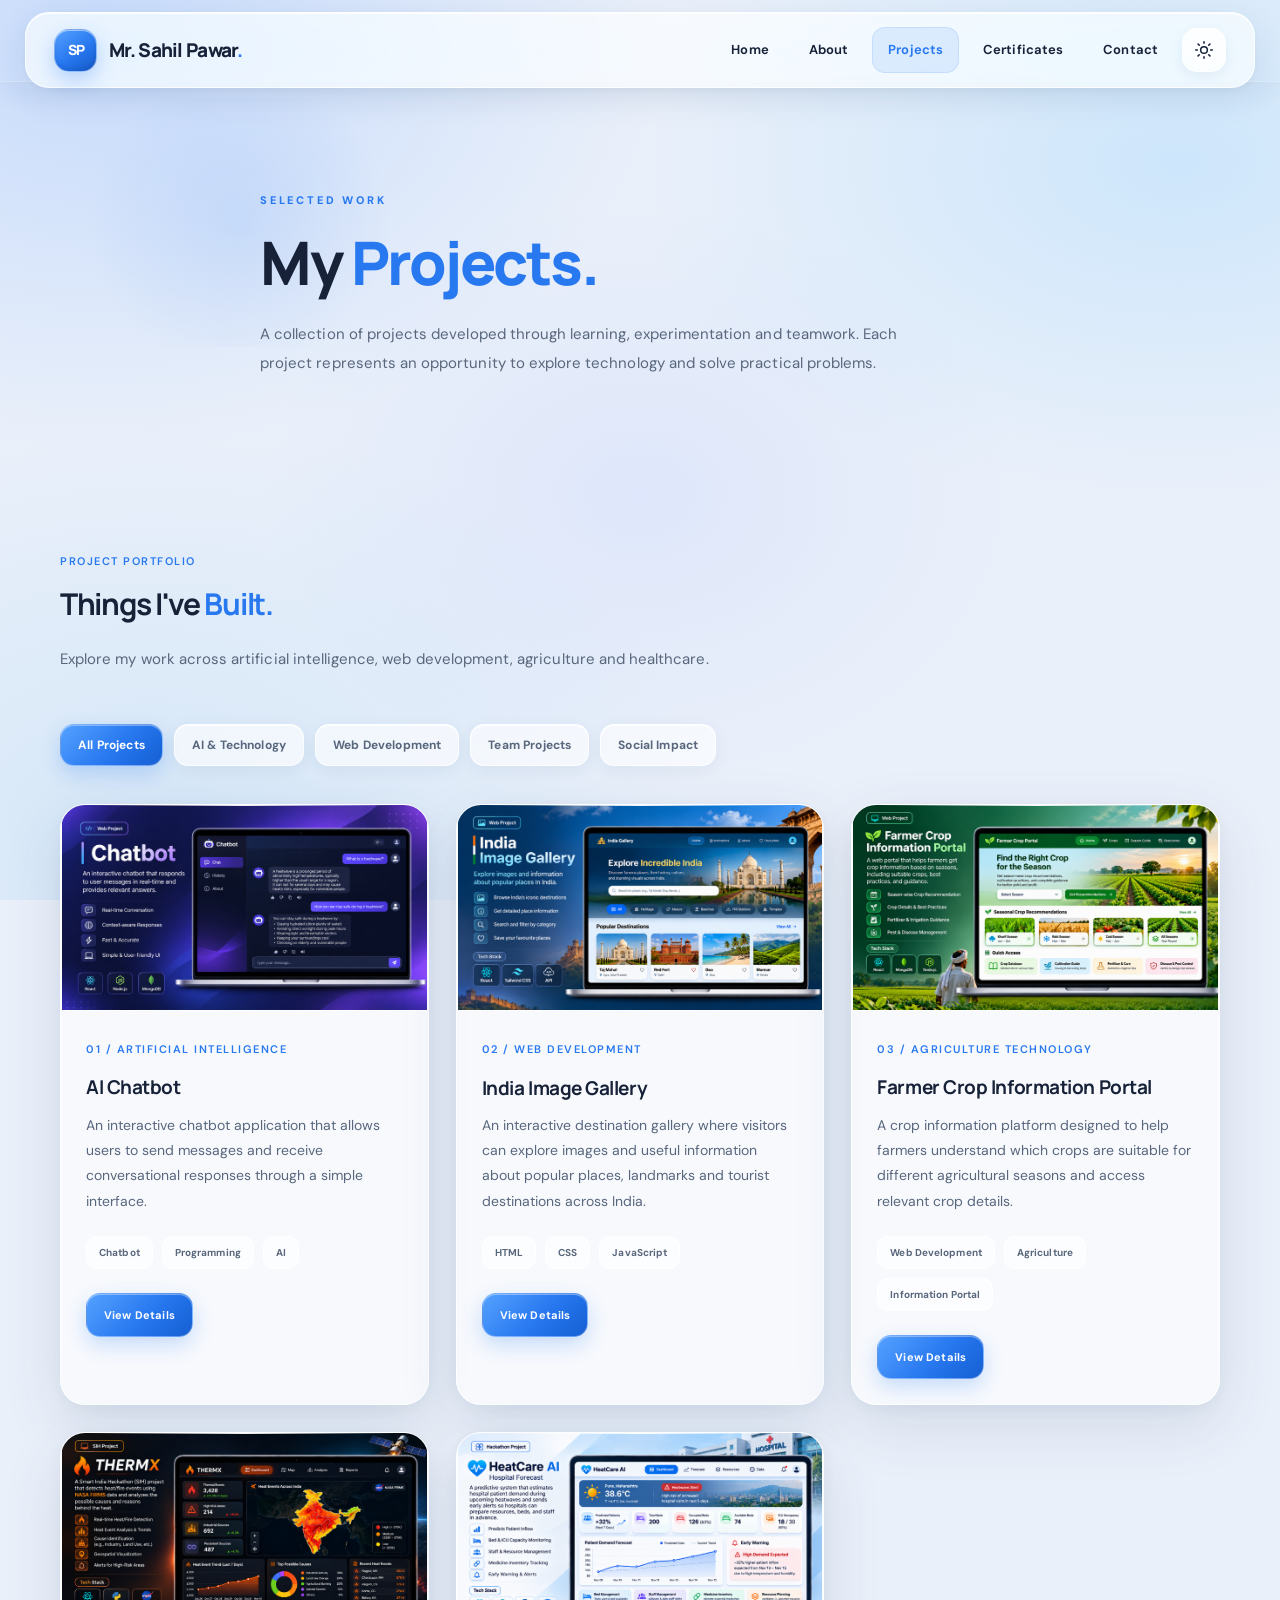
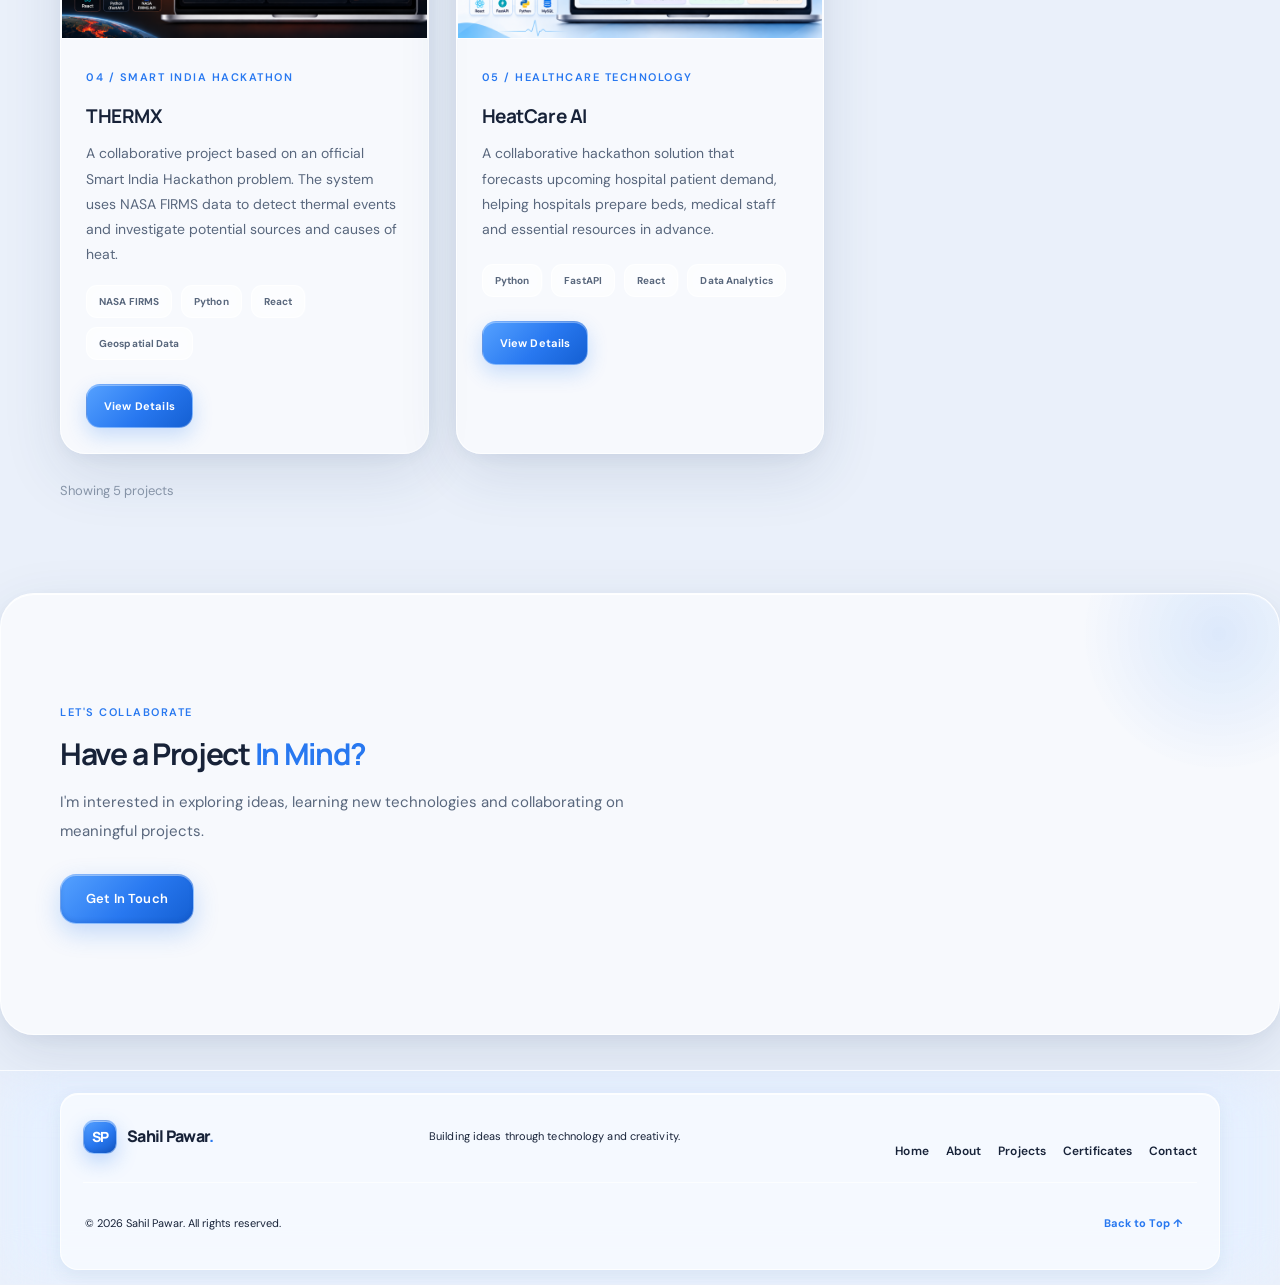
<file: Personal Portfolio/projects.html>
<!DOCTYPE html>
<html lang="en">
<head>
    <meta charset="UTF-8">
    <meta name="viewport" content="width=device-width, initial-scale=1.0">

    <title>My Projects | Sahil Pawar</title>

    <meta name="description" content="Explore five projects by Sahil Pawar, including an AI chatbot, India Image Gallery, Farmer Crop Information Portal, THERMX and HeatCare AI.">

    <meta name="author" content="Sahil Pawar">
    <meta name="robots" content="index, follow">
    <meta name="theme-color" content="#101820">

    <link rel="icon" type="image/svg+xml" href="favicon.svg">

    <link rel="stylesheet" href="css/style.css">
    <link rel="stylesheet" href="css/components.css">
    <link rel="stylesheet" href="css/responsive.css">
    <link rel="stylesheet" href="css/animations.css">

    <script src="js/main.js" defer></script>
    <script src="js/navigation.js" defer></script>
    <script src="js/projects.js" defer></script>
</head>

<body id="top">

    <!-- HEADER -->
    <header class="site-header">

        <div class="container header-container">

            <a href="index.html" class="brand" aria-label="Sahil Pawar Home">
                <span class="brand-mark">SP</span>
                <span class="brand-name">Mr. Sahil Pawar<span>.</span></span>
            </a>

            <button
                class="mobile-menu-toggle"
                id="mobileMenuToggle"
                type="button"
                aria-label="Open navigation menu"
                aria-expanded="false"
                aria-controls="primaryNavigation">

                <span></span>
                <span></span>
                <span></span>

            </button>

            <nav class="main-navigation" id="primaryNavigation">

                <a href="index.html" class="nav-link">Home</a>
                <a href="about.html" class="nav-link">About</a>

                <a href="projects.html"
                   class="nav-link active"
                   aria-current="page">Projects</a>

                <a href="certificates.html" class="nav-link">Certificates</a>
                <a href="contact.html" class="nav-link">Contact</a>

                <button
                    class="theme-toggle"
                    id="themeToggle"
                    type="button"
                    aria-label="Switch color theme"
                    title="Switch theme">

                    <svg class="theme-icon"
                         viewBox="0 0 24 24"
                         fill="none"
                         stroke="currentColor"
                         stroke-width="1.8"
                         stroke-linecap="round"
                         stroke-linejoin="round">

                        <circle cx="12" cy="12" r="4"></circle>
                        <path d="M12 2v2"></path>
                        <path d="M12 20v2"></path>
                        <path d="m4.93 4.93 1.42 1.42"></path>
                        <path d="m17.65 17.65 1.42 1.42"></path>
                        <path d="M2 12h2"></path>
                        <path d="M20 12h2"></path>
                        <path d="m6.35 17.65-1.42 1.42"></path>
                        <path d="m19.07 4.93-1.42 1.42"></path>

                    </svg>

                </button>

            </nav>

        </div>

    </header>


    <main>

        <!-- PAGE INTRODUCTION -->
        <section class="page-hero">

            <div class="container page-hero-content">

                <span class="page-eyebrow">SELECTED WORK</span>

                <h1 class="page-title">
                    My <span>Projects.</span>
                </h1>

                <p class="page-description">
                    A collection of projects developed through learning,
                    experimentation and teamwork. Each project represents
                    an opportunity to explore technology and solve
                    practical problems.
                </p>

            </div>

        </section>


        <!-- PROJECT COLLECTION -->
        <section class="content-section">

            <div class="container">

                <div class="section-heading">

                    <span class="section-label">PROJECT PORTFOLIO</span>

                    <h2>
                        Things I've <span>Built.</span>
                    </h2>

                    <p class="page-description">
                        Explore my work across artificial intelligence,
                        web development, agriculture and healthcare.
                    </p>

                </div>


                <!-- FILTERS -->
                <div class="project-filters" aria-label="Filter projects">

                    <button
                        class="filter-button active"
                        type="button"
                        data-filter="all"
                        aria-pressed="true">
                        All Projects
                    </button>

                    <button
                        class="filter-button"
                        type="button"
                        data-filter="ai"
                        aria-pressed="false">
                        AI & Technology
                    </button>

                    <button
                        class="filter-button"
                        type="button"
                        data-filter="web"
                        aria-pressed="false">
                        Web Development
                    </button>

                    <button
                        class="filter-button"
                        type="button"
                        data-filter="team"
                        aria-pressed="false">
                        Team Projects
                    </button>

                    <button
                        class="filter-button"
                        type="button"
                        data-filter="social"
                        aria-pressed="false">
                        Social Impact
                    </button>

                </div>


                <!-- PROJECT GRID -->
                <div class="project-grid" id="projectGrid">


                    <!-- PROJECT 01: CHATBOT -->
                    <article class="project-card" data-category="ai">

                        <a href="projects/chatbot.html"
                           class="project-image-link"
                           aria-label="View AI Chatbot details">

                            <img
                                src="assets/images/projects/chatbot.png"
                                alt="AI Chatbot application preview"
                                class="project-image"
                                loading="lazy"
                                width="1600"
                                height="900">

                        </a>

                        <div class="project-card-content">

                            <span class="project-number">01 / ARTIFICIAL INTELLIGENCE</span>

                            <h3>AI Chatbot</h3>

                            <p>
                                An interactive chatbot application that
                                allows users to send messages and receive
                                conversational responses through a
                                simple interface.
                            </p>

                            <div class="project-technologies">
                                <span class="technology-tag">Chatbot</span>
                                <span class="technology-tag">Programming</span>
                                <span class="technology-tag">AI</span>
                            </div>

                            <div class="project-actions">

                                <a href="projects/chatbot.html"
                                   class="project-action project-action-primary">
                                    View Details
                                </a>

                            </div>

                        </div>

                    </article>


                    <!-- PROJECT 02: INDIA IMAGE GALLERY -->
                    <article class="project-card" data-category="web">

                        <a href="projects/india-gallery.html"
                           class="project-image-link"
                           aria-label="View India Image Gallery details">

                            <img
                                src="assets/images/projects/india-gallery.png"
                                alt="India Image Gallery website preview"
                                class="project-image"
                                loading="lazy"
                                width="1600"
                                height="900">

                        </a>

                        <div class="project-card-content">

                            <span class="project-number">02 / WEB DEVELOPMENT</span>

                            <h3>India Image Gallery</h3>

                            <p>
                                An interactive destination gallery where
                                visitors can explore images and useful
                                information about popular places,
                                landmarks and tourist destinations
                                across India.
                            </p>

                            <div class="project-technologies">
                                <span class="technology-tag">HTML</span>
                                <span class="technology-tag">CSS</span>
                                <span class="technology-tag">JavaScript</span>
                            </div>

                            <div class="project-actions">

                                <a href="projects/india-gallery.html"
                                   class="project-action project-action-primary">
                                    View Details
                                </a>

                            </div>

                        </div>

                    </article>


                    <!-- PROJECT 03: FARMER PORTAL -->
                    <article class="project-card" data-category="social">

                        <a href="projects/farmer-portal.html"
                           class="project-image-link"
                           aria-label="View Farmer Crop Information Portal details">

                            <img
                                src="assets/images/projects/farmer-portal.png"
                                alt="Farmer Crop Information Portal preview"
                                class="project-image"
                                loading="lazy"
                                width="1600"
                                height="900">

                        </a>

                        <div class="project-card-content">

                            <span class="project-number">03 / AGRICULTURE TECHNOLOGY</span>

                            <h3>Farmer Crop Information Portal</h3>

                            <p>
                                A crop information platform designed
                                to help farmers understand which crops
                                are suitable for different agricultural
                                seasons and access relevant crop details.
                            </p>

                            <div class="project-technologies">
                                <span class="technology-tag">Web Development</span>
                                <span class="technology-tag">Agriculture</span>
                                <span class="technology-tag">Information Portal</span>
                            </div>

                            <div class="project-actions">

                                <a href="projects/farmer-portal.html"
                                   class="project-action project-action-primary">
                                    View Details
                                </a>

                            </div>

                        </div>

                    </article>


                    <!-- PROJECT 04: THERMX -->
                    <article class="project-card" data-category="team">

                        <a href="projects/thermx.html"
                           class="project-image-link"
                           aria-label="View THERMX project details">

                            <img
                                src="assets/images/projects/thermx.png"
                                alt="THERMX NASA FIRMS heat monitoring dashboard preview"
                                class="project-image"
                                loading="lazy"
                                width="1600"
                                height="900">

                        </a>

                        <div class="project-card-content">

                            <span class="project-number">04 / SMART INDIA HACKATHON</span>

                            <h3>THERMX</h3>

                            <p>
                                A collaborative project based on an
                                official Smart India Hackathon problem.
                                The system uses NASA FIRMS data to detect
                                thermal events and investigate potential
                                sources and causes of heat.
                            </p>

                            <div class="project-technologies">
                                <span class="technology-tag">NASA FIRMS</span>
                                <span class="technology-tag">Python</span>
                                <span class="technology-tag">React</span>
                                <span class="technology-tag">Geospatial Data</span>
                            </div>

                            <div class="project-actions">

                                <a href="projects/thermx.html"
                                   class="project-action project-action-primary">
                                    View Details
                                </a>

                            </div>

                        </div>

                    </article>


                    <!-- PROJECT 05: HEATCARE AI -->
                    <article class="project-card" data-category="team">

                        <a href="projects/heatcare-ai.html"
                           class="project-image-link"
                           aria-label="View HeatCare AI project details">

                            <img
                                src="assets/images/projects/heatcare-ai.png"
                                alt="HeatCare AI hospital demand forecasting dashboard preview"
                                class="project-image"
                                loading="lazy"
                                width="1600"
                                height="900">

                        </a>

                        <div class="project-card-content">

                            <span class="project-number">05 / HEALTHCARE TECHNOLOGY</span>

                            <h3>HeatCare AI</h3>

                            <p>
                                A collaborative hackathon solution that
                                forecasts upcoming hospital patient demand,
                                helping hospitals prepare beds, medical
                                staff and essential resources in advance.
                            </p>

                            <div class="project-technologies">
                                <span class="technology-tag">Python</span>
                                <span class="technology-tag">FastAPI</span>
                                <span class="technology-tag">React</span>
                                <span class="technology-tag">Data Analytics</span>
                            </div>

                            <div class="project-actions">

                                <a href="projects/heatcare-ai.html"
                                   class="project-action project-action-primary">
                                    View Details
                                </a>

                            </div>

                        </div>

                    </article>


                </div>


                <p id="projectCount"
                   class="text-muted"
                   aria-live="polite"
                   style="margin-top:25px;font-size:13px;">
                    Showing 5 projects
                </p>

            </div>

        </section>


        <!-- CONTACT CTA -->
        <section class="contact-cta section-padding">

            <div class="container">

                <div class="cta-content">

                    <span class="section-label">LET'S COLLABORATE</span>

                    <h2>
                        Have a Project <span>In Mind?</span>
                    </h2>

                    <p>
                        I'm interested in exploring ideas, learning
                        new technologies and collaborating on
                        meaningful projects.
                    </p>

                    <a href="contact.html" class="btn btn-primary">
                        Get In Touch
                    </a>

                </div>

            </div>

        </section>

    </main>


    <!-- FOOTER -->
    <!-- STANDARD PORTFOLIO FOOTER -->
<footer class="site-footer">

    <div class="container footer-content">

        <a href="index.html"
           class="brand"
           aria-label="Sahil Pawar homepage">

            <span class="brand-mark">SP</span>
            <span class="brand-name">Sahil Pawar<span>.</span></span>

        </a>

        <p class="footer-description">
            Building ideas through technology and creativity.
        </p>

        <nav class="footer-navigation" aria-label="Footer navigation">
            <a href="index.html">Home</a>
            <a href="about.html">About</a>
            <a href="projects.html">Projects</a>
            <a href="certificates.html">Certificates</a>
            <a href="contact.html">Contact</a>
        </nav>

        <div class="footer-bottom">

            <p>
                © <span id="copyrightYear">2026</span>
                Sahil Pawar. All rights reserved.
            </p>

            <a href="#top" class="back-to-top">
                Back to Top ↑
            </a>

        </div>

    </div>

</footer>

</body>
</html>
</file>
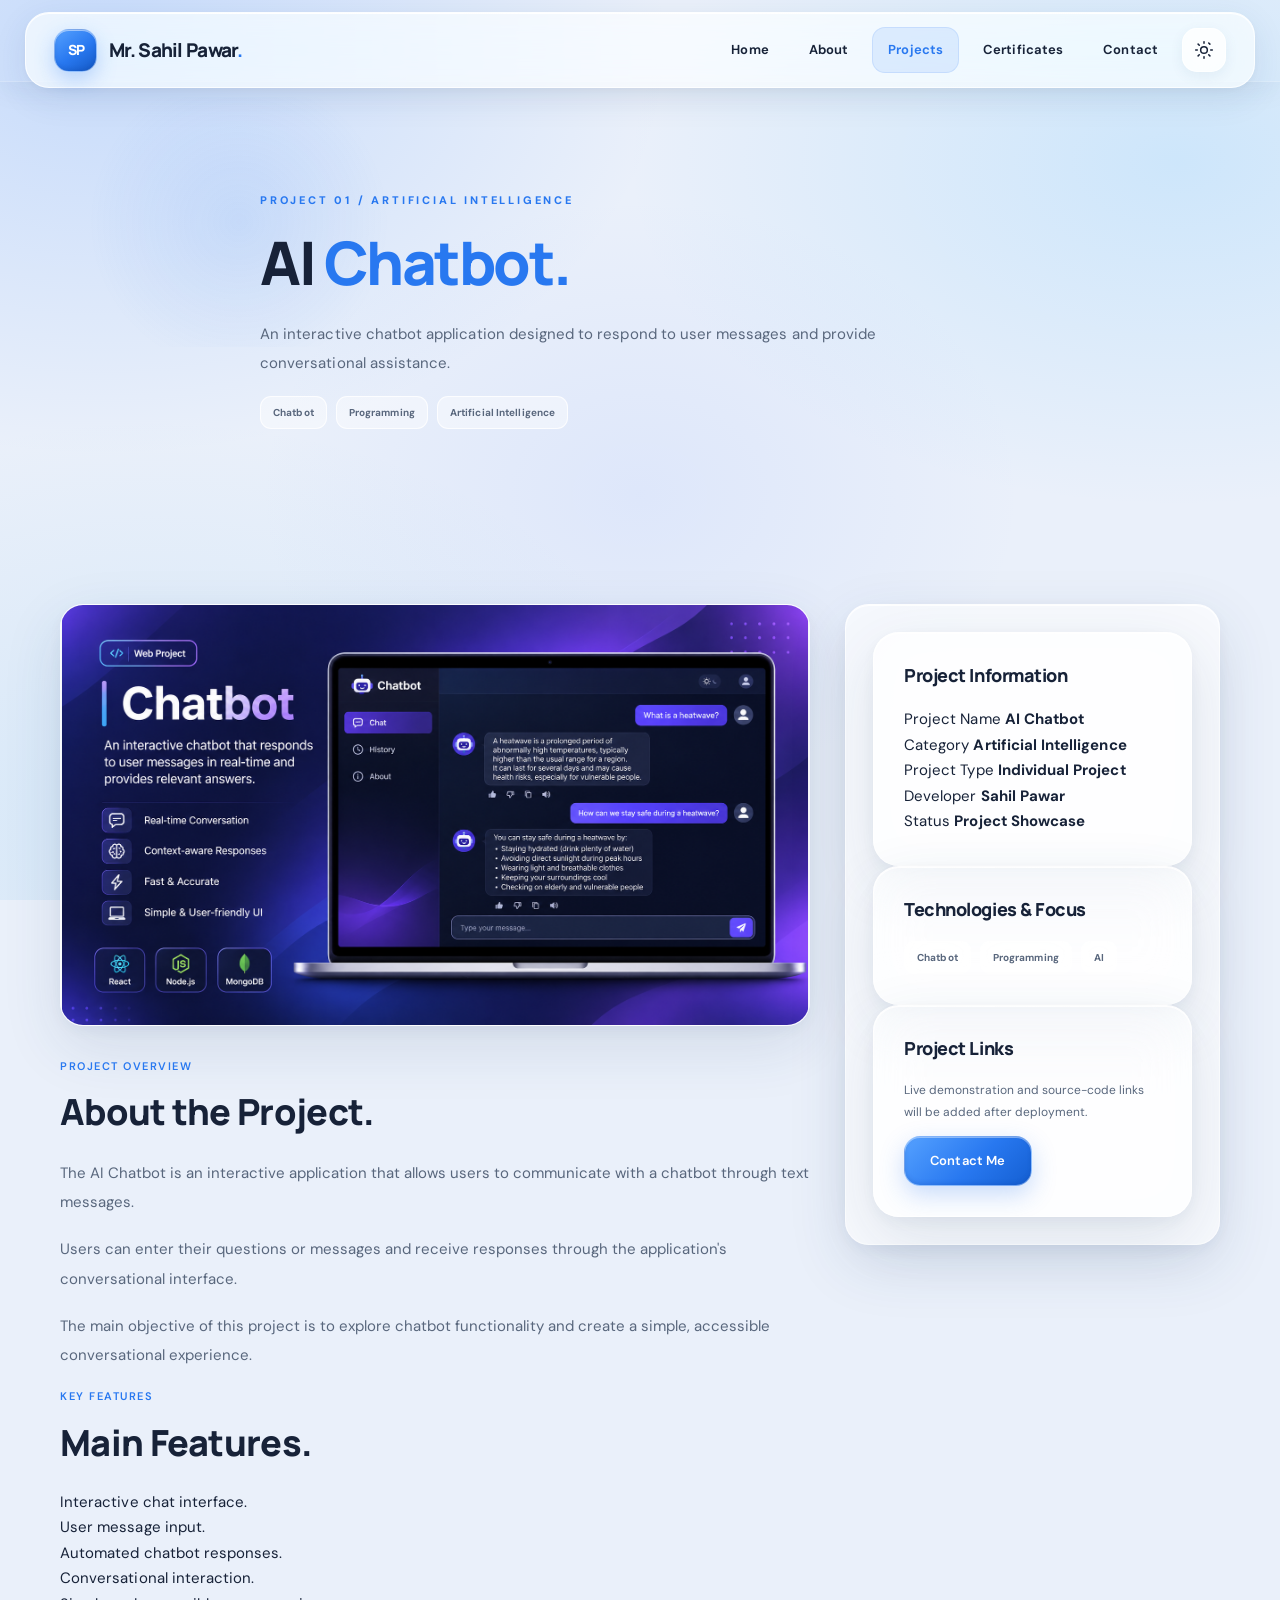
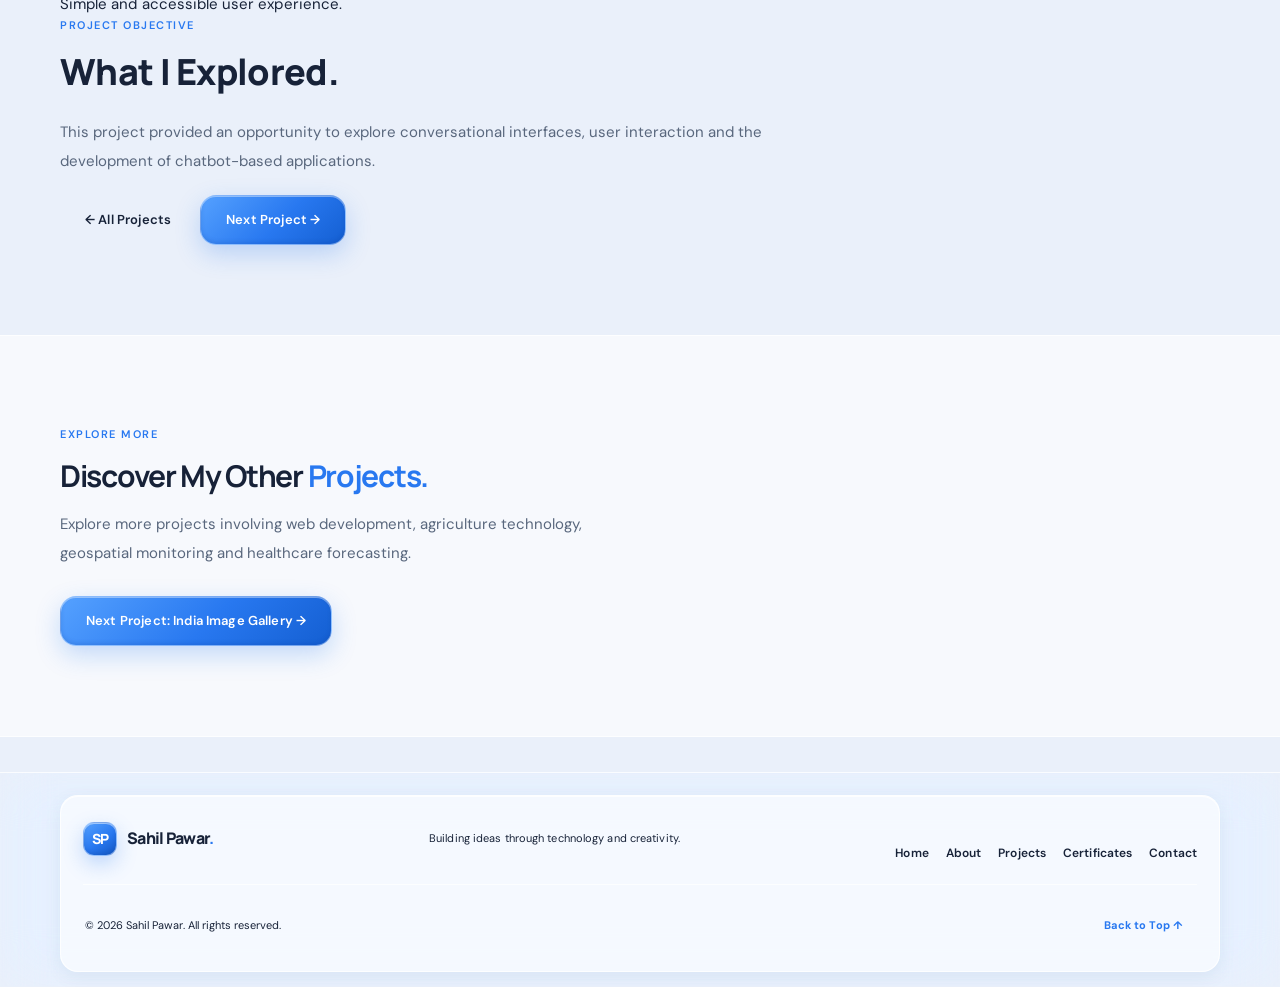
<file: Personal Portfolio/projects/chatbot.html>
<!DOCTYPE html>
<html lang="en">

<head>
    <meta charset="UTF-8">
    <meta name="viewport" content="width=device-width, initial-scale=1.0">

    <title>AI Chatbot Project | Sahil Pawar</title>

    <meta name="description" content="Explore the AI Chatbot project developed by Sahil Pawar, featuring an interactive interface that responds to user messages.">

    <meta name="author" content="Sahil Pawar">
    <meta name="robots" content="index, follow">
    <meta name="theme-color" content="#101820">

    <link rel="icon" type="image/svg+xml" href="../favicon.svg">

    <link rel="stylesheet" href="../css/style.css">
    <link rel="stylesheet" href="../css/components.css">
    <link rel="stylesheet" href="../css/responsive.css">
    <link rel="stylesheet" href="../css/animations.css">

    <script src="../js/main.js" defer></script>
    <script src="../js/navigation.js" defer></script>
</head>

<body>

    <!-- HEADER -->
    <header class="site-header">

        <div class="container header-container">

            <a href="../index.html" class="brand" aria-label="Sahil Pawar Home">
                <span class="brand-mark">SP</span>
                <span class="brand-name">Mr. Sahil Pawar<span>.</span></span>
            </a>

            <button
                class="mobile-menu-toggle"
                id="mobileMenuToggle"
                type="button"
                aria-label="Open navigation menu"
                aria-expanded="false"
                aria-controls="primaryNavigation">

                <span></span>
                <span></span>
                <span></span>

            </button>

            <nav class="main-navigation" id="primaryNavigation">

                <a href="../index.html" class="nav-link">Home</a>
                <a href="../about.html" class="nav-link">About</a>

                <a href="../projects.html"
                   class="nav-link active"
                   aria-current="page">Projects</a>

                <a href="../certificates.html" class="nav-link">Certificates</a>
                <a href="../contact.html" class="nav-link">Contact</a>

                <button
                    class="theme-toggle"
                    id="themeToggle"
                    type="button"
                    aria-label="Switch color theme"
                    title="Switch theme">

                    <svg class="theme-icon" viewBox="0 0 24 24"
                         fill="none" stroke="currentColor"
                         stroke-width="1.8" stroke-linecap="round"
                         stroke-linejoin="round">

                        <circle cx="12" cy="12" r="4"></circle>
                        <path d="M12 2v2"></path>
                        <path d="M12 20v2"></path>
                        <path d="m4.93 4.93 1.42 1.42"></path>
                        <path d="m17.65 17.65 1.42 1.42"></path>
                        <path d="M2 12h2"></path>
                        <path d="M20 12h2"></path>
                        <path d="m6.35 17.65-1.42 1.42"></path>
                        <path d="m19.07 4.93-1.42-1.42"></path>

                    </svg>

                </button>

            </nav>

        </div>

    </header>


    <main>

        <!-- PROJECT INTRODUCTION -->
        <section class="page-hero">

            <div class="container page-hero-content">

                <span class="page-eyebrow">
                    PROJECT 01 / ARTIFICIAL INTELLIGENCE
                </span>

                <h1 class="page-title">
                    AI <span>Chatbot.</span>
                </h1>

                <p class="page-description">
                    An interactive chatbot application designed
                    to respond to user messages and provide
                    conversational assistance.
                </p>

                <div class="project-technologies">
                    <span class="technology-tag">Chatbot</span>
                    <span class="technology-tag">Programming</span>
                    <span class="technology-tag">Artificial Intelligence</span>
                </div>

            </div>

        </section>


        <!-- PROJECT DETAILS -->
        <section class="content-section">

            <div class="container">

                <div class="project-detail-layout">

                    <!-- MAIN CONTENT -->
                    <div class="project-detail-main">

                        <div class="project-preview">
                            <img
                                src="../assets/images/projects/chatbot.png"
                                alt="AI Chatbot application project preview"
                                class="project-detail-image"
                                width="1600"
                                height="900"
                                loading="eager">
                        </div>


                        <div class="content-block">

                            <span class="section-label">
                                PROJECT OVERVIEW
                            </span>

                            <h2>
                                About the <span>Project.</span>
                            </h2>

                            <p>
                                The AI Chatbot is an interactive application
                                that allows users to communicate with a
                                chatbot through text messages.
                            </p>

                            <p>
                                Users can enter their questions or messages
                                and receive responses through the
                                application's conversational interface.
                            </p>

                            <p>
                                The main objective of this project is to
                                explore chatbot functionality and create
                                a simple, accessible conversational
                                experience.
                            </p>

                        </div>


                        <div class="content-block">

                            <span class="section-label">
                                KEY FEATURES
                            </span>

                            <h2>
                                Main <span>Features.</span>
                            </h2>

                            <ul class="feature-list">
                                <li>Interactive chat interface.</li>
                                <li>User message input.</li>
                                <li>Automated chatbot responses.</li>
                                <li>Conversational interaction.</li>
                                <li>Simple and accessible user experience.</li>
                            </ul>

                        </div>


                        <div class="content-block">

                            <span class="section-label">
                                PROJECT OBJECTIVE
                            </span>

                            <h2>
                                What I <span>Explored.</span>
                            </h2>

                            <p>
                                This project provided an opportunity
                                to explore conversational interfaces,
                                user interaction and the development
                                of chatbot-based applications.
                            </p>

                        </div>


                        <!-- PROJECT NAVIGATION -->
                        <div class="project-navigation">

                            <a href="../projects.html"
                               class="btn btn-secondary">
                                ← All Projects
                            </a>

                            <a href="india-gallery.html"
                               class="btn btn-primary">
                                Next Project →
                            </a>

                        </div>

                    </div>


                    <!-- SIDEBAR -->
                    <aside class="project-detail-sidebar">

                        <div class="info-card">

                            <h3>Project Information</h3>

                            <div class="info-item">
                                <span>Project Name</span>
                                <strong>AI Chatbot</strong>
                            </div>

                            <div class="info-item">
                                <span>Category</span>
                                <strong>Artificial Intelligence</strong>
                            </div>

                            <div class="info-item">
                                <span>Project Type</span>
                                <strong>Individual Project</strong>
                            </div>

                            <div class="info-item">
                                <span>Developer</span>
                                <strong>Sahil Pawar</strong>
                            </div>

                            <div class="info-item">
                                <span>Status</span>
                                <strong>Project Showcase</strong>
                            </div>

                        </div>


                        <div class="info-card">

                            <h3>Technologies & Focus</h3>

                            <div class="project-technologies">
                                <span class="technology-tag">Chatbot</span>
                                <span class="technology-tag">Programming</span>
                                <span class="technology-tag">AI</span>
                            </div>

                        </div>


                        <div class="info-card">

                            <h3>Project Links</h3>

                            <p class="text-muted">
                                Live demonstration and source-code
                                links will be added after deployment.
                            </p>

                            <a href="../contact.html"
                               class="btn btn-primary btn-full">
                                Contact Me
                            </a>

                        </div>

                    </aside>

                </div>

            </div>

        </section>


        <!-- NEXT PROJECT -->
        <section class="content-section content-section-alt">

            <div class="container">

                <div class="cta-content">

                    <span class="section-label">
                        EXPLORE MORE
                    </span>

                    <h2>
                        Discover My Other <span>Projects.</span>
                    </h2>

                    <p>
                        Explore more projects involving web development,
                        agriculture technology, geospatial monitoring
                        and healthcare forecasting.
                    </p>

                    <a href="india-gallery.html"
                       class="btn btn-primary">
                        Next Project: India Image Gallery →
                    </a>

                </div>

            </div>

        </section>

    </main>


    <!-- FOOTER -->
    <!-- STANDARD PORTFOLIO FOOTER -->
<footer class="site-footer">

    <div class="container footer-content">

        <a href="index.html"
           class="brand"
           aria-label="Sahil Pawar homepage">

            <span class="brand-mark">SP</span>
            <span class="brand-name">Sahil Pawar<span>.</span></span>

        </a>

        <p class="footer-description">
            Building ideas through technology and creativity.
        </p>

        <nav class="footer-navigation" aria-label="Footer navigation">
            <a href="index.html">Home</a>
            <a href="about.html">About</a>
            <a href="projects.html">Projects</a>
            <a href="certificates.html">Certificates</a>
            <a href="contact.html">Contact</a>
        </nav>

        <div class="footer-bottom">

            <p>
                © <span id="copyrightYear">2026</span>
                Sahil Pawar. All rights reserved.
            </p>

            <a href="#top" class="back-to-top">
                Back to Top ↑
            </a>

        </div>

    </div>

</footer>

</body>
</html>
</file>
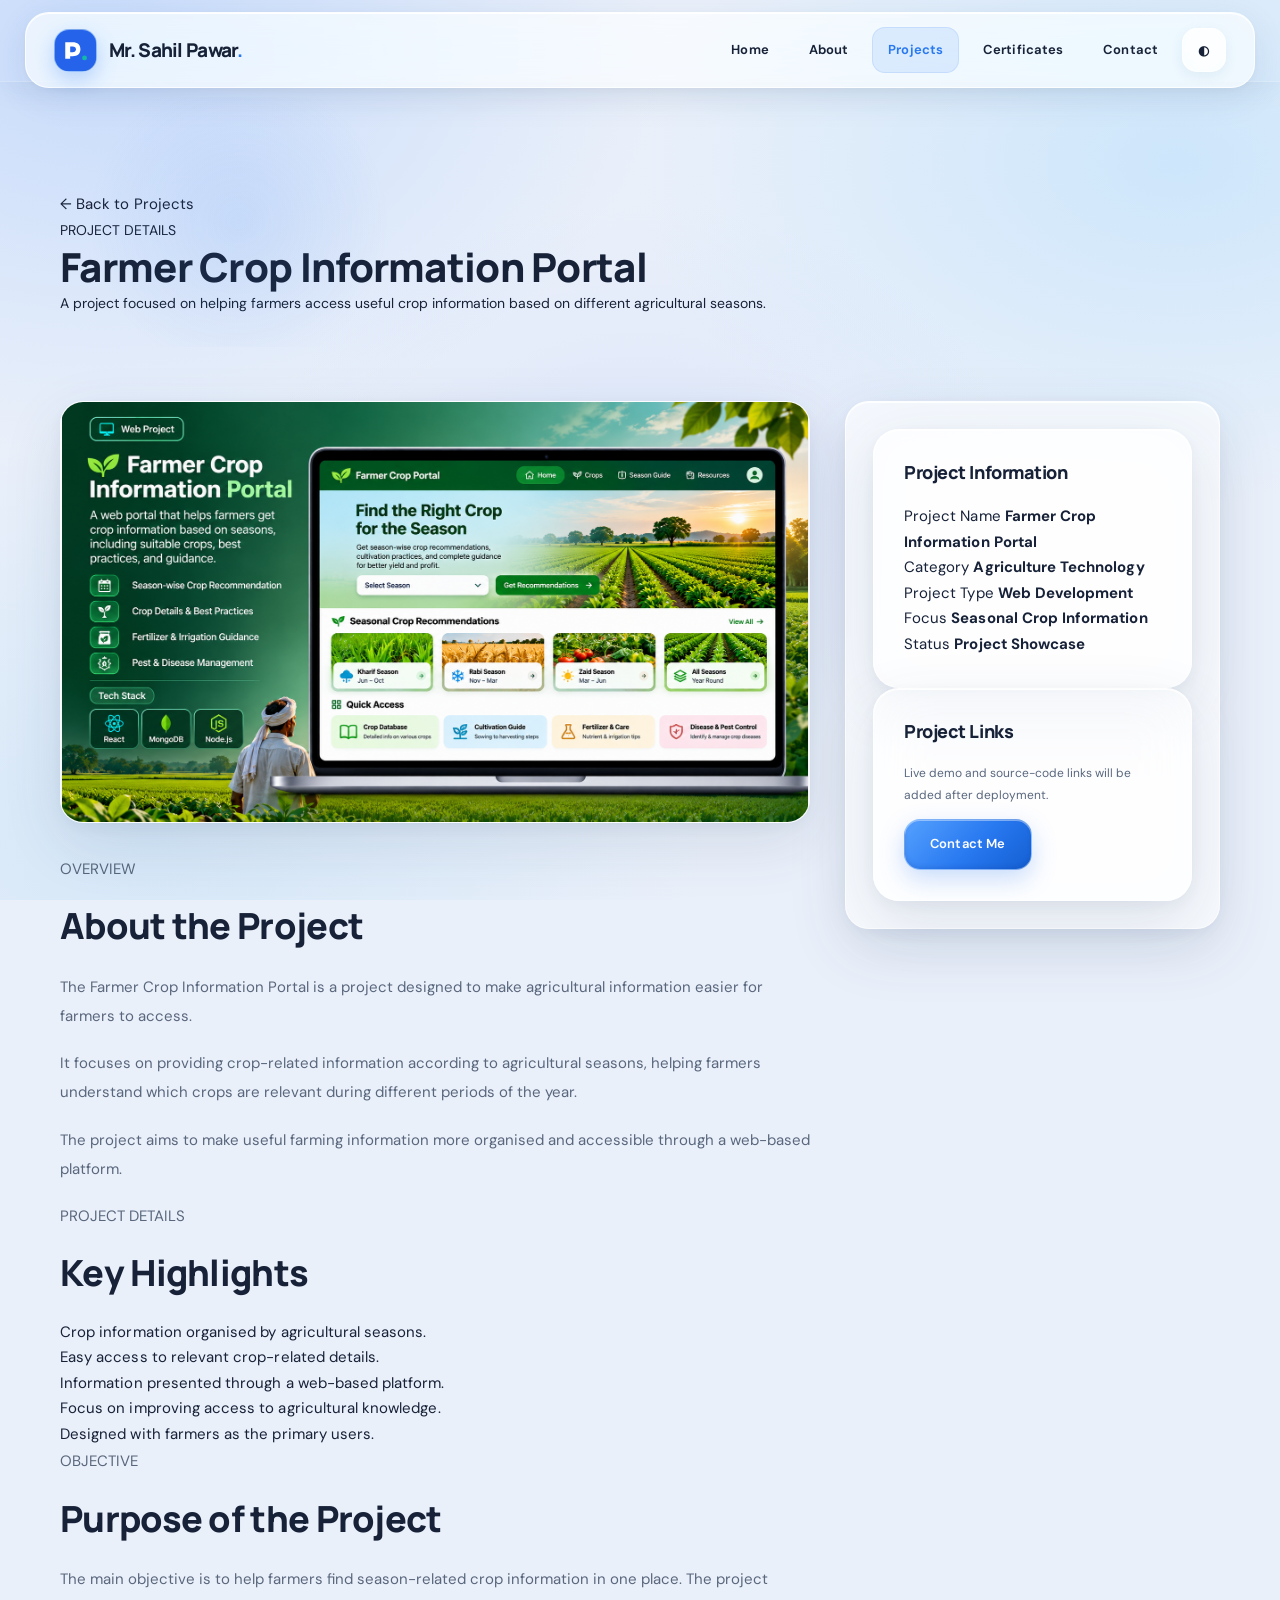
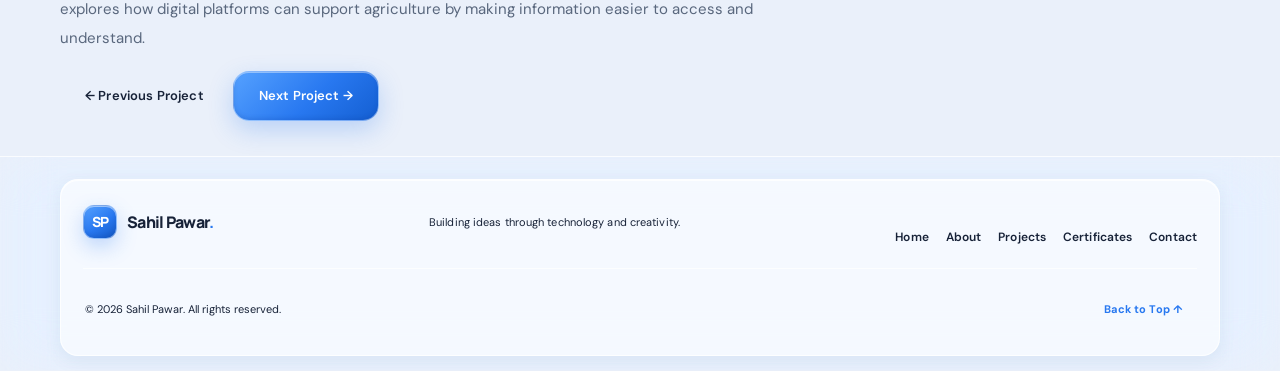
<file: Personal Portfolio/projects/farmer-portal.html>
<!DOCTYPE html>
<html lang="en">
<head>
    <meta charset="UTF-8">
    <meta name="viewport" content="width=device-width, initial-scale=1.0">

    <title>Farmer Crop Information Portal | Sahil Pawar</title>
    <meta name="description" content="Explore the Farmer Crop Information Portal project by Sahil Pawar, designed to help farmers access seasonal crop information.">

    <meta name="theme-color" content="#f5f7fa">
    <link rel="icon" type="image/svg+xml" href="../favicon.svg">

    <link rel="stylesheet" href="../css/style.css">
    <link rel="stylesheet" href="../css/components.css">
    <link rel="stylesheet" href="../css/responsive.css">
    <link rel="stylesheet" href="../css/animations.css">

    <script src="../js/main.js" defer></script>
    <script src="../js/navigation.js" defer></script>
</head>

<body>

    <header class="site-header">
        <div class="container header-container">

            <a href="../index.html" class="brand" aria-label="Sahil Pawar homepage">
                <img src="../assets/icons/logo.svg" alt="" class="brand-mark">
                <span class="brand-name">Mr. Sahil Pawar<span class="brand-dot">.</span></span>
            </a>

            <button class="mobile-menu-toggle"
                    id="mobileMenuToggle"
                    type="button"
                    aria-label="Open navigation menu"
                    aria-expanded="false"
                    aria-controls="primaryNavigation">
                <span></span>
                <span></span>
                <span></span>
            </button>

            <nav class="main-navigation" id="primaryNavigation">
                <a href="../index.html" class="nav-link">Home</a>
                <a href="../about.html" class="nav-link">About</a>
                <a href="../projects.html" class="nav-link active">Projects</a>
                <a href="../certificates.html" class="nav-link">Certificates</a>
                <a href="../contact.html" class="nav-link">Contact</a>

                <button class="theme-toggle"
                        id="themeToggle"
                        type="button"
                        aria-label="Switch colour theme">
                    <span class="theme-toggle-icon" aria-hidden="true">◐</span>
                </button>
            </nav>

        </div>
    </header>


    <main>

        <section class="page-hero">
            <div class="container">

                <a href="../projects.html" class="back-link">
                    ← Back to Projects
                </a>

                <p class="eyebrow">PROJECT DETAILS</p>

                <h1>Farmer Crop Information Portal</h1>

                <p class="page-hero-description">
                    A project focused on helping farmers access useful crop
                    information based on different agricultural seasons.
                </p>

            </div>
        </section>


        <section class="section">
            <div class="container project-detail-layout">

                <div class="project-detail-main">

                    <div class="project-preview">
                        <img
                            src="../assets/images/projects/farmer-portal.png"
                            alt="Farmer Crop Information Portal project preview"
                            class="project-detail-image"
                            width="1600"
                            height="900"
                        >
                    </div>


                    <div class="content-block">
                        <p class="eyebrow">OVERVIEW</p>
                        <h2>About the Project</h2>

                        <p>
                            The Farmer Crop Information Portal is a project
                            designed to make agricultural information easier
                            for farmers to access.
                        </p>

                        <p>
                            It focuses on providing crop-related information
                            according to agricultural seasons, helping farmers
                            understand which crops are relevant during
                            different periods of the year.
                        </p>

                        <p>
                            The project aims to make useful farming information
                            more organised and accessible through a
                            web-based platform.
                        </p>
                    </div>


                    <div class="content-block">
                        <p class="eyebrow">PROJECT DETAILS</p>
                        <h2>Key Highlights</h2>

                        <ul class="feature-list">
                            <li>Crop information organised by agricultural seasons.</li>
                            <li>Easy access to relevant crop-related details.</li>
                            <li>Information presented through a web-based platform.</li>
                            <li>Focus on improving access to agricultural knowledge.</li>
                            <li>Designed with farmers as the primary users.</li>
                        </ul>
                    </div>


                    <div class="content-block">
                        <p class="eyebrow">OBJECTIVE</p>
                        <h2>Purpose of the Project</h2>

                        <p>
                            The main objective is to help farmers find
                            season-related crop information in one place.
                            The project explores how digital platforms can
                            support agriculture by making information easier
                            to access and understand.
                        </p>
                    </div>


                    <div class="project-navigation">
                        <a href="india-gallery.html" class="btn btn-secondary">
                            ← Previous Project
                        </a>

                        <a href="thermx.html" class="btn btn-primary">
                            Next Project →
                        </a>
                    </div>

                </div>


                <aside class="project-detail-sidebar">

                    <div class="info-card">
                        <h3>Project Information</h3>

                        <div class="info-item">
                            <span>Project Name</span>
                            <strong>Farmer Crop Information Portal</strong>
                        </div>

                        <div class="info-item">
                            <span>Category</span>
                            <strong>Agriculture Technology</strong>
                        </div>

                        <div class="info-item">
                            <span>Project Type</span>
                            <strong>Web Development</strong>
                        </div>

                        <div class="info-item">
                            <span>Focus</span>
                            <strong>Seasonal Crop Information</strong>
                        </div>

                        <div class="info-item">
                            <span>Status</span>
                            <strong>Project Showcase</strong>
                        </div>
                    </div>


                    <div class="info-card">
                        <h3>Project Links</h3>

                        <p>
                            Live demo and source-code links will be added
                            after deployment.
                        </p>

                        <a href="../contact.html" class="btn btn-primary btn-full">
                            Contact Me
                        </a>
                    </div>

                </aside>

            </div>
        </section>

    </main>


    <!-- STANDARD PORTFOLIO FOOTER -->
<footer class="site-footer">

    <div class="container footer-content">

        <a href="index.html"
           class="brand"
           aria-label="Sahil Pawar homepage">

            <span class="brand-mark">SP</span>
            <span class="brand-name">Sahil Pawar<span>.</span></span>

        </a>

        <p class="footer-description">
            Building ideas through technology and creativity.
        </p>

        <nav class="footer-navigation" aria-label="Footer navigation">
            <a href="index.html">Home</a>
            <a href="about.html">About</a>
            <a href="projects.html">Projects</a>
            <a href="certificates.html">Certificates</a>
            <a href="contact.html">Contact</a>
        </nav>

        <div class="footer-bottom">

            <p>
                © <span id="copyrightYear">2026</span>
                Sahil Pawar. All rights reserved.
            </p>

            <a href="#top" class="back-to-top">
                Back to Top ↑
            </a>

        </div>

    </div>

</footer>

</body>
</html>
</file>
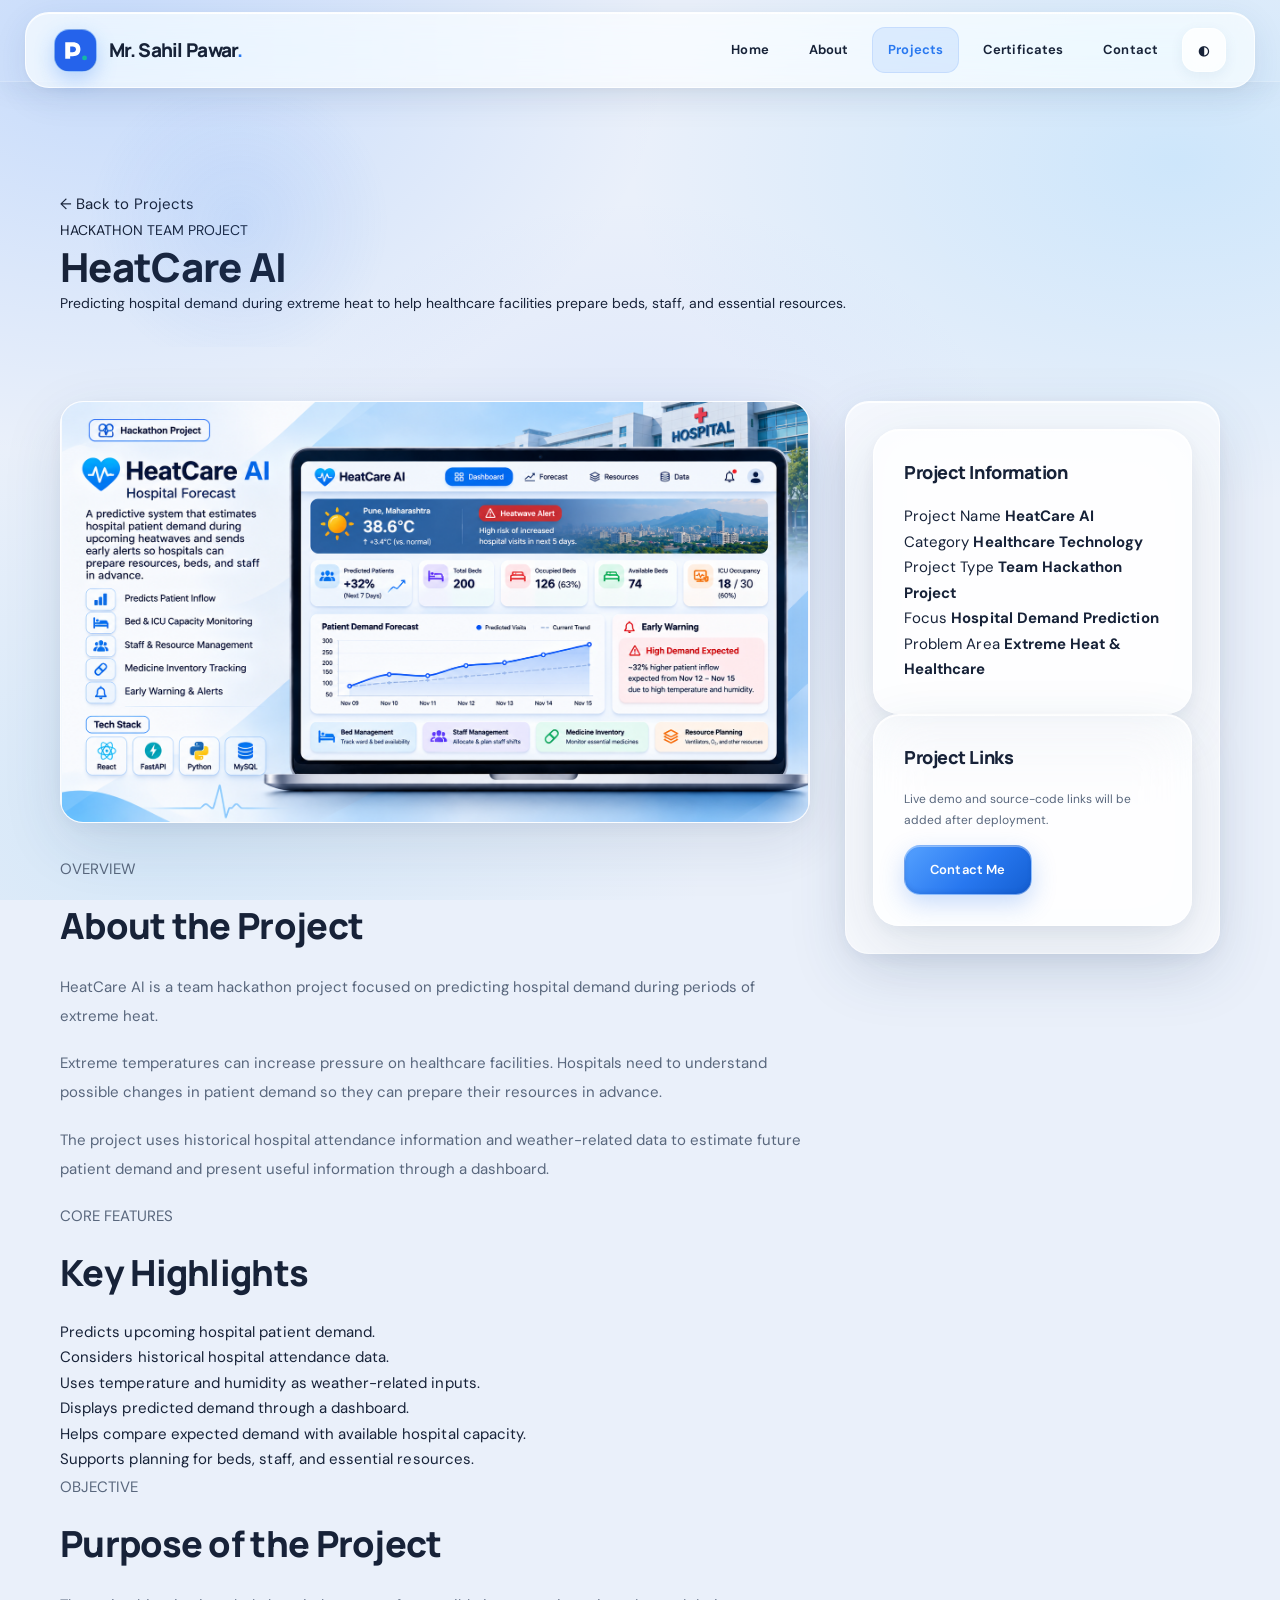
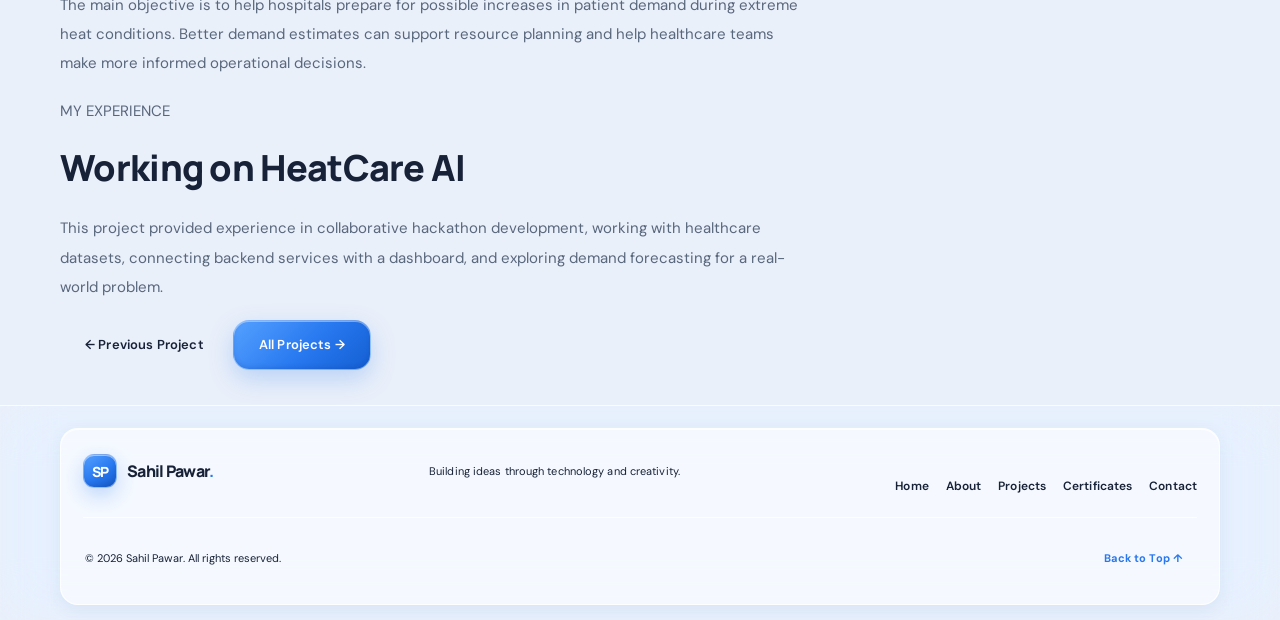
<file: Personal Portfolio/projects/heatcare-ai.html>
<!DOCTYPE html>
<html lang="en">
<head>
    <meta charset="UTF-8">
    <meta name="viewport" content="width=device-width, initial-scale=1.0">

    <title>HeatCare AI | Sahil Pawar</title>
    <meta name="description" content="Explore HeatCare AI, a team hackathon project focused on predicting hospital patient demand during extreme heat and helping hospitals plan resources.">

    <meta name="theme-color" content="#f5f7fa">
    <link rel="icon" type="image/svg+xml" href="../favicon.svg">

    <link rel="stylesheet" href="../css/style.css">
    <link rel="stylesheet" href="../css/components.css">
    <link rel="stylesheet" href="../css/responsive.css">
    <link rel="stylesheet" href="../css/animations.css">

    <script src="../js/main.js" defer></script>
    <script src="../js/navigation.js" defer></script>
</head>

<body>

    <header class="site-header">
        <div class="container header-container">

            <a href="../index.html" class="brand" aria-label="Sahil Pawar homepage">
                <img src="../assets/icons/logo.svg" alt="" class="brand-mark">
                <span class="brand-name">Mr. Sahil Pawar<span class="brand-dot">.</span></span>
            </a>

            <button class="mobile-menu-toggle"
                    id="mobileMenuToggle"
                    type="button"
                    aria-label="Open navigation menu"
                    aria-expanded="false"
                    aria-controls="primaryNavigation">
                <span></span>
                <span></span>
                <span></span>
            </button>

            <nav class="main-navigation" id="primaryNavigation">
                <a href="../index.html" class="nav-link">Home</a>
                <a href="../about.html" class="nav-link">About</a>
                <a href="../projects.html" class="nav-link active">Projects</a>
                <a href="../certificates.html" class="nav-link">Certificates</a>
                <a href="../contact.html" class="nav-link">Contact</a>

                <button class="theme-toggle"
                        id="themeToggle"
                        type="button"
                        aria-label="Switch colour theme">
                    <span class="theme-toggle-icon" aria-hidden="true">◐</span>
                </button>
            </nav>

        </div>
    </header>


    <main>

        <section class="page-hero">
            <div class="container">

                <a href="../projects.html" class="back-link">
                    ← Back to Projects
                </a>

                <p class="eyebrow">HACKATHON TEAM PROJECT</p>

                <h1>HeatCare AI</h1>

                <p class="page-hero-description">
                    Predicting hospital demand during extreme heat to help
                    healthcare facilities prepare beds, staff, and essential
                    resources.
                </p>

            </div>
        </section>


        <section class="section">
            <div class="container project-detail-layout">

                <div class="project-detail-main">

                    <div class="project-preview">
                        <img
                            src="../assets/images/projects/heatcare-ai.png"
                            alt="HeatCare AI hospital demand forecasting dashboard"
                            class="project-detail-image"
                            width="1600"
                            height="900"
                        >
                    </div>


                    <div class="content-block">
                        <p class="eyebrow">OVERVIEW</p>
                        <h2>About the Project</h2>

                        <p>
                            HeatCare AI is a team hackathon project focused
                            on predicting hospital demand during periods
                            of extreme heat.
                        </p>

                        <p>
                            Extreme temperatures can increase pressure on
                            healthcare facilities. Hospitals need to
                            understand possible changes in patient demand
                            so they can prepare their resources in advance.
                        </p>

                        <p>
                            The project uses historical hospital attendance
                            information and weather-related data to estimate
                            future patient demand and present useful
                            information through a dashboard.
                        </p>
                    </div>


                    <div class="content-block">
                        <p class="eyebrow">CORE FEATURES</p>
                        <h2>Key Highlights</h2>

                        <ul class="feature-list">
                            <li>Predicts upcoming hospital patient demand.</li>
                            <li>Considers historical hospital attendance data.</li>
                            <li>Uses temperature and humidity as weather-related inputs.</li>
                            <li>Displays predicted demand through a dashboard.</li>
                            <li>Helps compare expected demand with available hospital capacity.</li>
                            <li>Supports planning for beds, staff, and essential resources.</li>
                        </ul>
                    </div>


                    <div class="content-block">
                        <p class="eyebrow">OBJECTIVE</p>
                        <h2>Purpose of the Project</h2>

                        <p>
                            The main objective is to help hospitals prepare
                            for possible increases in patient demand during
                            extreme heat conditions. Better demand estimates
                            can support resource planning and help healthcare
                            teams make more informed operational decisions.
                        </p>
                    </div>


                    <div class="content-block">
                        <p class="eyebrow">MY EXPERIENCE</p>
                        <h2>Working on HeatCare AI</h2>

                        <p>
                            This project provided experience in collaborative
                            hackathon development, working with healthcare
                            datasets, connecting backend services with a
                            dashboard, and exploring demand forecasting
                            for a real-world problem.
                        </p>
                    </div>


                    <div class="project-navigation">
                        <a href="thermx.html" class="btn btn-secondary">
                            ← Previous Project
                        </a>

                        <a href="../projects.html" class="btn btn-primary">
                            All Projects →
                        </a>
                    </div>

                </div>


                <aside class="project-detail-sidebar">

                    <div class="info-card">
                        <h3>Project Information</h3>

                        <div class="info-item">
                            <span>Project Name</span>
                            <strong>HeatCare AI</strong>
                        </div>

                        <div class="info-item">
                            <span>Category</span>
                            <strong>Healthcare Technology</strong>
                        </div>

                        <div class="info-item">
                            <span>Project Type</span>
                            <strong>Team Hackathon Project</strong>
                        </div>

                        <div class="info-item">
                            <span>Focus</span>
                            <strong>Hospital Demand Prediction</strong>
                        </div>

                        <div class="info-item">
                            <span>Problem Area</span>
                            <strong>Extreme Heat & Healthcare</strong>
                        </div>
                    </div>


                    <div class="info-card">
                        <h3>Project Links</h3>

                        <p>
                            Live demo and source-code links will be added
                            after deployment.
                        </p>

                        <a href="../contact.html" class="btn btn-primary btn-full">
                            Contact Me
                        </a>
                    </div>

                </aside>

            </div>
        </section>

    </main>


    <!-- STANDARD PORTFOLIO FOOTER -->
<footer class="site-footer">

    <div class="container footer-content">

        <a href="index.html"
           class="brand"
           aria-label="Sahil Pawar homepage">

            <span class="brand-mark">SP</span>
            <span class="brand-name">Sahil Pawar<span>.</span></span>

        </a>

        <p class="footer-description">
            Building ideas through technology and creativity.
        </p>

        <nav class="footer-navigation" aria-label="Footer navigation">
            <a href="index.html">Home</a>
            <a href="about.html">About</a>
            <a href="projects.html">Projects</a>
            <a href="certificates.html">Certificates</a>
            <a href="contact.html">Contact</a>
        </nav>

        <div class="footer-bottom">

            <p>
                © <span id="copyrightYear">2026</span>
                Sahil Pawar. All rights reserved.
            </p>

            <a href="#top" class="back-to-top">
                Back to Top ↑
            </a>

        </div>

    </div>

</footer>
</body>
</html>
</file>
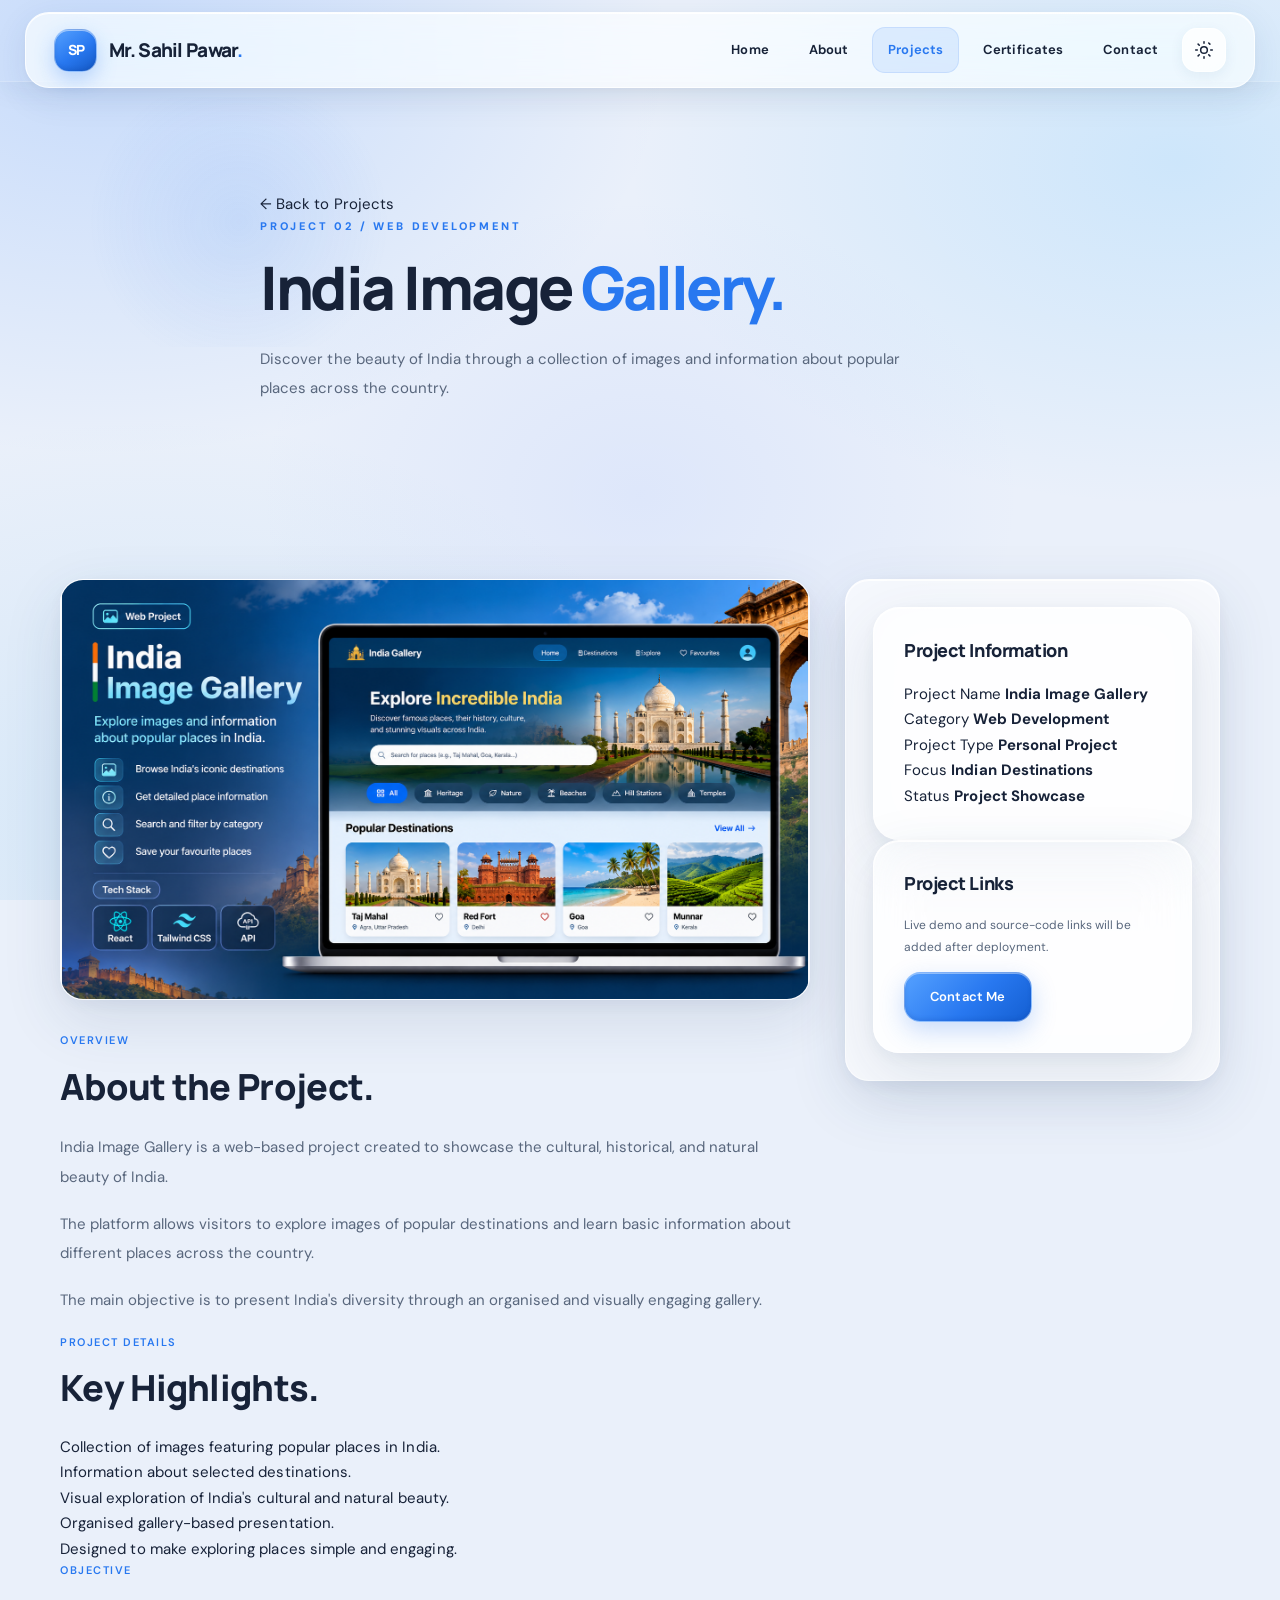
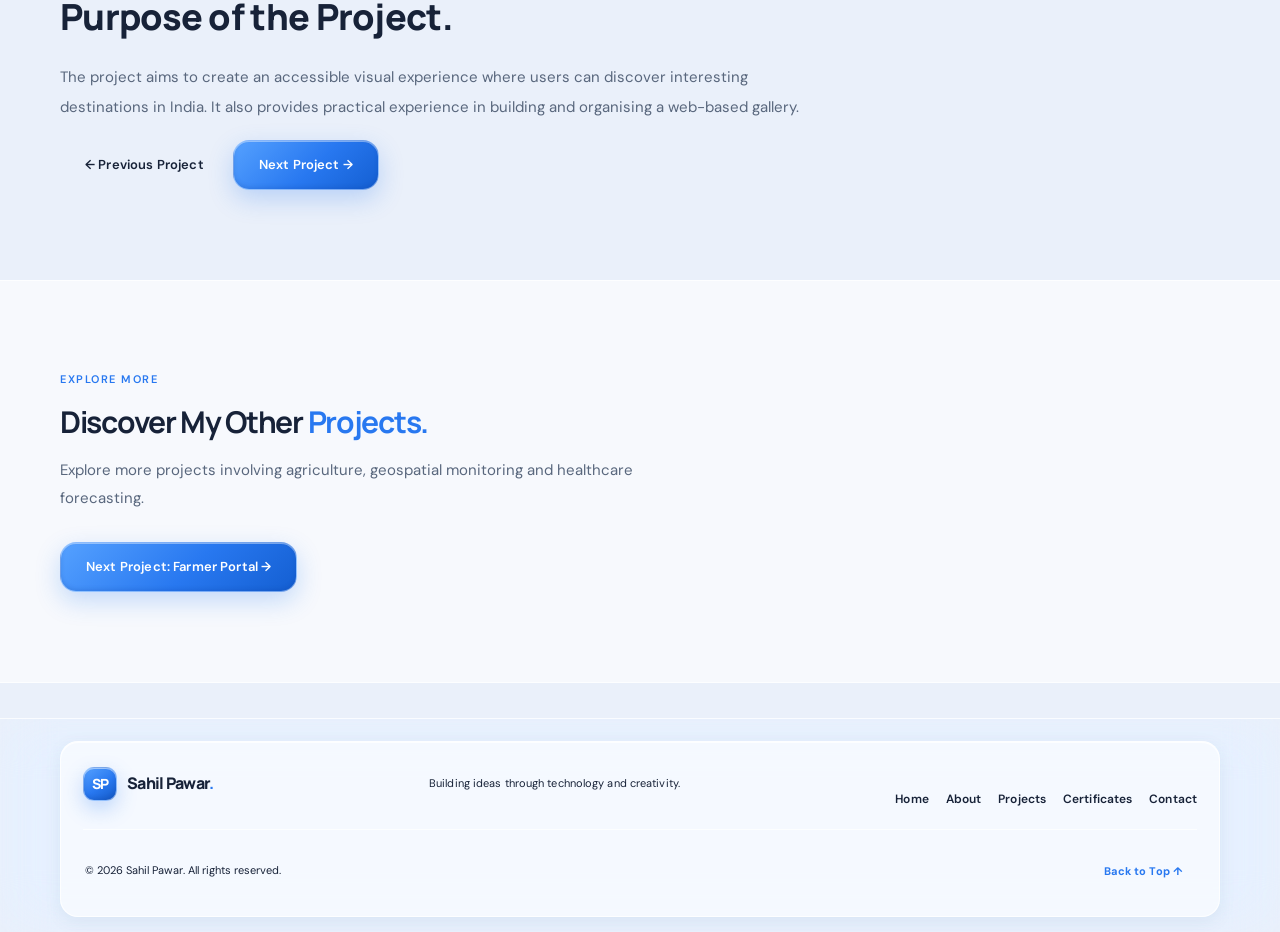
<file: Personal Portfolio/projects/india-gallery.html>
<!DOCTYPE html>
<html lang="en">
<head>
    <meta charset="UTF-8">
    <meta name="viewport" content="width=device-width, initial-scale=1.0">

    <title>India Image Gallery | Sahil Pawar</title>

    <meta name="description" content="Explore the India Image Gallery project by Sahil Pawar, featuring images and information about popular places across India.">

    <meta name="author" content="Sahil Pawar">
    <meta name="robots" content="index, follow">
    <meta name="theme-color" content="#101820">

    <link rel="icon" type="image/svg+xml" href="../favicon.svg">

    <link rel="stylesheet" href="../css/style.css">
    <link rel="stylesheet" href="../css/components.css">
    <link rel="stylesheet" href="../css/responsive.css">
    <link rel="stylesheet" href="../css/animations.css">

    <script src="../js/main.js" defer></script>
    <script src="../js/navigation.js" defer></script>
</head>

<body>

    <!-- HEADER -->
    <header class="site-header">

        <div class="container header-container">

            <a href="../index.html" class="brand" aria-label="Sahil Pawar Home">
                <span class="brand-mark">SP</span>
                <span class="brand-name">Mr. Sahil Pawar<span>.</span></span>
            </a>

            <button
                class="mobile-menu-toggle"
                id="mobileMenuToggle"
                type="button"
                aria-label="Open navigation menu"
                aria-expanded="false"
                aria-controls="primaryNavigation">

                <span></span>
                <span></span>
                <span></span>

            </button>

            <nav class="main-navigation" id="primaryNavigation">

                <a href="../index.html" class="nav-link">Home</a>
                <a href="../about.html" class="nav-link">About</a>

                <a href="../projects.html"
                   class="nav-link active"
                   aria-current="page">Projects</a>

                <a href="../certificates.html" class="nav-link">Certificates</a>
                <a href="../contact.html" class="nav-link">Contact</a>

                <button
                    class="theme-toggle"
                    id="themeToggle"
                    type="button"
                    aria-label="Switch color theme"
                    title="Switch theme">

                    <svg class="theme-icon" viewBox="0 0 24 24"
                         fill="none" stroke="currentColor"
                         stroke-width="1.8" stroke-linecap="round"
                         stroke-linejoin="round">

                        <circle cx="12" cy="12" r="4"></circle>
                        <path d="M12 2v2"></path>
                        <path d="M12 20v2"></path>
                        <path d="m4.93 4.93 1.42 1.42"></path>
                        <path d="m17.65 17.65 1.42 1.42"></path>
                        <path d="M2 12h2"></path>
                        <path d="M20 12h2"></path>
                        <path d="m6.35 17.65-1.42 1.42"></path>
                        <path d="m19.07 4.93-1.42-1.42"></path>

                    </svg>

                </button>

            </nav>

        </div>

    </header>


    <main>

        <!-- PROJECT HERO -->
        <section class="page-hero">

            <div class="container page-hero-content">

                <a href="../projects.html" class="back-link">
                    ← Back to Projects
                </a>

                <span class="page-eyebrow">
                    PROJECT 02 / WEB DEVELOPMENT
                </span>

                <h1 class="page-title">
                    India Image <span>Gallery.</span>
                </h1>

                <p class="page-description">
                    Discover the beauty of India through a collection
                    of images and information about popular places
                    across the country.
                </p>

            </div>

        </section>


        <!-- PROJECT CONTENT -->
        <section class="content-section">

            <div class="container">

                <div class="project-detail-layout">

                    <!-- MAIN CONTENT -->
                    <div class="project-detail-main">

                        <div class="project-preview">

                            <img
                                src="../assets/images/projects/india-gallery.png"
                                alt="India Image Gallery project preview"
                                class="project-detail-image"
                                width="1600"
                                height="900"
                                loading="eager">

                        </div>


                        <div class="content-block">

                            <span class="section-label">OVERVIEW</span>

                            <h2>About the <span>Project.</span></h2>

                            <p>
                                India Image Gallery is a web-based project
                                created to showcase the cultural, historical,
                                and natural beauty of India.
                            </p>

                            <p>
                                The platform allows visitors to explore
                                images of popular destinations and learn
                                basic information about different places
                                across the country.
                            </p>

                            <p>
                                The main objective is to present India's
                                diversity through an organised and visually
                                engaging gallery.
                            </p>

                        </div>


                        <div class="content-block">

                            <span class="section-label">PROJECT DETAILS</span>

                            <h2>Key <span>Highlights.</span></h2>

                            <ul class="feature-list">

                                <li>
                                    Collection of images featuring
                                    popular places in India.
                                </li>

                                <li>
                                    Information about selected destinations.
                                </li>

                                <li>
                                    Visual exploration of India's
                                    cultural and natural beauty.
                                </li>

                                <li>
                                    Organised gallery-based presentation.
                                </li>

                                <li>
                                    Designed to make exploring places
                                    simple and engaging.
                                </li>

                            </ul>

                        </div>


                        <div class="content-block">

                            <span class="section-label">OBJECTIVE</span>

                            <h2>Purpose of the <span>Project.</span></h2>

                            <p>
                                The project aims to create an accessible
                                visual experience where users can discover
                                interesting destinations in India. It also
                                provides practical experience in building
                                and organising a web-based gallery.
                            </p>

                        </div>


                        <!-- PROJECT NAVIGATION -->
                        <div class="project-navigation">

                            <a href="chatbot.html"
                               class="btn btn-secondary">
                                ← Previous Project
                            </a>

                            <a href="farmer-portal.html"
                               class="btn btn-primary">
                                Next Project →
                            </a>

                        </div>

                    </div>


                    <!-- SIDEBAR -->
                    <aside class="project-detail-sidebar">

                        <div class="info-card">

                            <h3>Project Information</h3>

                            <div class="info-item">
                                <span>Project Name</span>
                                <strong>India Image Gallery</strong>
                            </div>

                            <div class="info-item">
                                <span>Category</span>
                                <strong>Web Development</strong>
                            </div>

                            <div class="info-item">
                                <span>Project Type</span>
                                <strong>Personal Project</strong>
                            </div>

                            <div class="info-item">
                                <span>Focus</span>
                                <strong>Indian Destinations</strong>
                            </div>

                            <div class="info-item">
                                <span>Status</span>
                                <strong>Project Showcase</strong>
                            </div>

                        </div>


                        <div class="info-card">

                            <h3>Project Links</h3>

                            <p>
                                Live demo and source-code links will
                                be added after deployment.
                            </p>

                            <a href="../contact.html"
                               class="btn btn-primary btn-full">
                                Contact Me
                            </a>

                        </div>

                    </aside>

                </div>

            </div>

        </section>


        <!-- NEXT PROJECT -->
        <section class="content-section content-section-alt">

            <div class="container">

                <div class="cta-content">

                    <span class="section-label">EXPLORE MORE</span>

                    <h2>
                        Discover My Other <span>Projects.</span>
                    </h2>

                    <p>
                        Explore more projects involving agriculture,
                        geospatial monitoring and healthcare forecasting.
                    </p>

                    <a href="farmer-portal.html"
                       class="btn btn-primary">
                        Next Project: Farmer Portal →
                    </a>

                </div>

            </div>

        </section>

    </main>


    <!-- FOOTER -->
    <!-- STANDARD PORTFOLIO FOOTER -->
<footer class="site-footer">

    <div class="container footer-content">

        <a href="index.html"
           class="brand"
           aria-label="Sahil Pawar homepage">

            <span class="brand-mark">SP</span>
            <span class="brand-name">Sahil Pawar<span>.</span></span>

        </a>

        <p class="footer-description">
            Building ideas through technology and creativity.
        </p>

        <nav class="footer-navigation" aria-label="Footer navigation">
            <a href="index.html">Home</a>
            <a href="about.html">About</a>
            <a href="projects.html">Projects</a>
            <a href="certificates.html">Certificates</a>
            <a href="contact.html">Contact</a>
        </nav>

        <div class="footer-bottom">

            <p>
                © <span id="copyrightYear">2026</span>
                Sahil Pawar. All rights reserved.
            </p>

            <a href="#top" class="back-to-top">
                Back to Top ↑
            </a>

        </div>

    </div>

</footer>

</body>
</html>
</file>
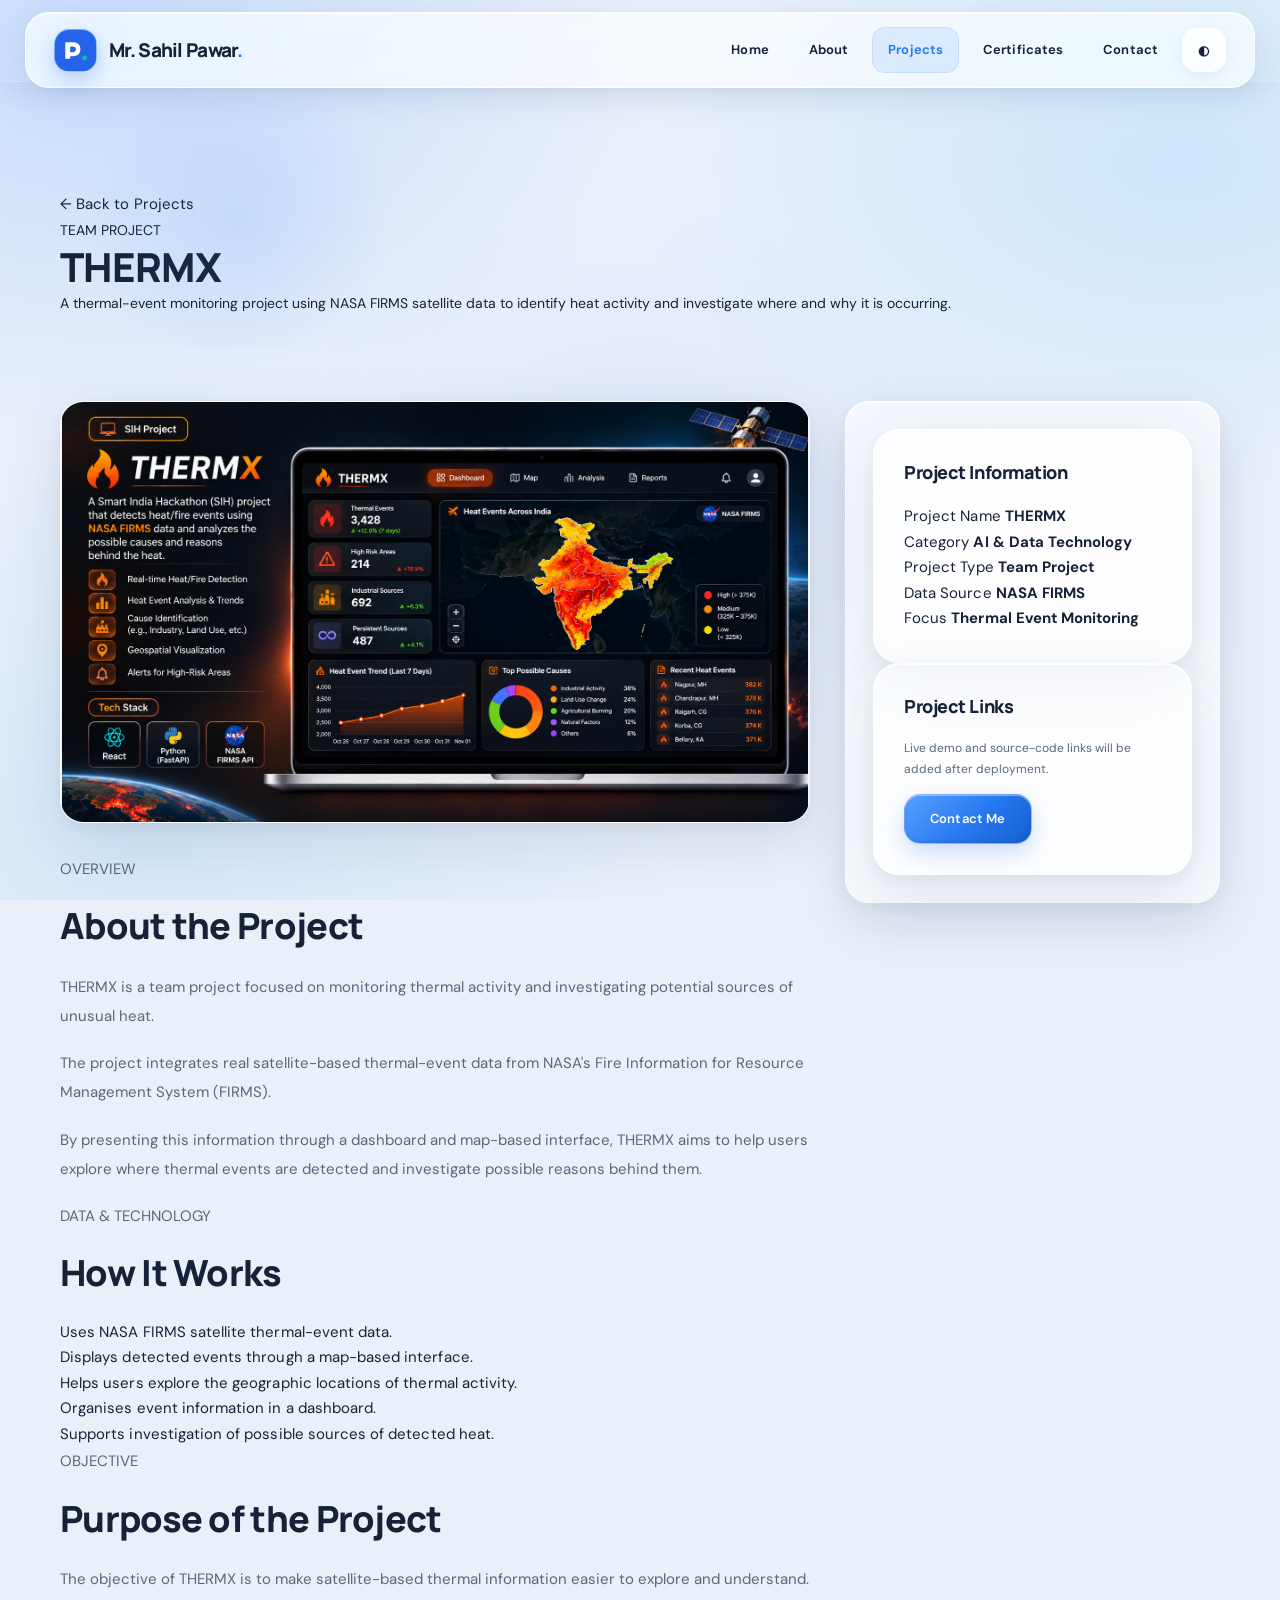
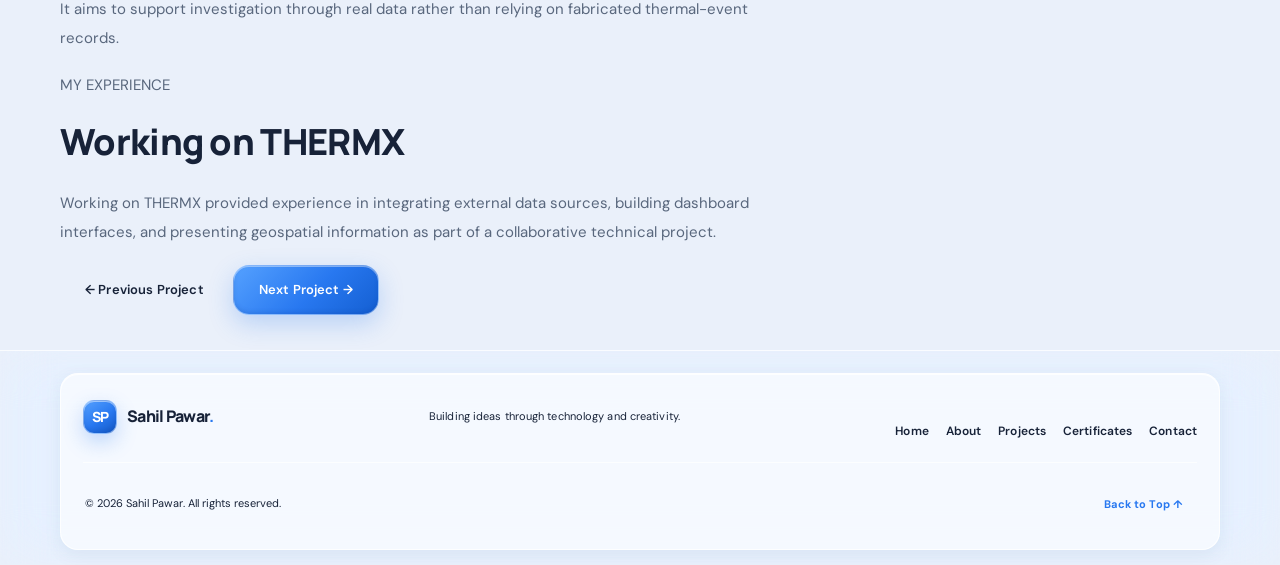
<file: Personal Portfolio/projects/thermx.html>
<!DOCTYPE html>
<html lang="en">
<head>
    <meta charset="UTF-8">
    <meta name="viewport" content="width=device-width, initial-scale=1.0">

    <title>THERMX | Sahil Pawar</title>
    <meta name="description" content="Explore THERMX, a team project using NASA FIRMS satellite fire data to investigate thermal events and understand where and why heat is occurring.">

    <meta name="theme-color" content="#f5f7fa">
    <link rel="icon" type="image/svg+xml" href="../favicon.svg">

    <link rel="stylesheet" href="../css/style.css">
    <link rel="stylesheet" href="../css/components.css">
    <link rel="stylesheet" href="../css/responsive.css">
    <link rel="stylesheet" href="../css/animations.css">

    <script src="../js/main.js" defer></script>
    <script src="../js/navigation.js" defer></script>
</head>

<body>

    <header class="site-header">
        <div class="container header-container">

            <a href="../index.html" class="brand" aria-label="Sahil Pawar homepage">
                <img src="../assets/icons/logo.svg" alt="" class="brand-mark">
                <span class="brand-name">Mr. Sahil Pawar<span class="brand-dot">.</span></span>
            </a>

            <button class="mobile-menu-toggle"
                    id="mobileMenuToggle"
                    type="button"
                    aria-label="Open navigation menu"
                    aria-expanded="false"
                    aria-controls="primaryNavigation">
                <span></span>
                <span></span>
                <span></span>
            </button>

            <nav class="main-navigation" id="primaryNavigation">
                <a href="../index.html" class="nav-link">Home</a>
                <a href="../about.html" class="nav-link">About</a>
                <a href="../projects.html" class="nav-link active">Projects</a>
                <a href="../certificates.html" class="nav-link">Certificates</a>
                <a href="../contact.html" class="nav-link">Contact</a>

                <button class="theme-toggle"
                        id="themeToggle"
                        type="button"
                        aria-label="Switch colour theme">
                    <span class="theme-toggle-icon" aria-hidden="true">◐</span>
                </button>
            </nav>

        </div>
    </header>


    <main>

        <section class="page-hero">
            <div class="container">

                <a href="../projects.html" class="back-link">
                    ← Back to Projects
                </a>

                <p class="eyebrow">TEAM PROJECT</p>

                <h1>THERMX</h1>

                <p class="page-hero-description">
                    A thermal-event monitoring project using NASA FIRMS
                    satellite data to identify heat activity and investigate
                    where and why it is occurring.
                </p>

            </div>
        </section>


        <section class="section">
            <div class="container project-detail-layout">

                <div class="project-detail-main">

                    <div class="project-preview">
                        <img
                            src="../assets/images/projects/thermx.png"
                            alt="THERMX thermal monitoring project dashboard"
                            class="project-detail-image"
                            width="1600"
                            height="900"
                        >
                    </div>


                    <div class="content-block">
                        <p class="eyebrow">OVERVIEW</p>
                        <h2>About the Project</h2>

                        <p>
                            THERMX is a team project focused on monitoring
                            thermal activity and investigating potential
                            sources of unusual heat.
                        </p>

                        <p>
                            The project integrates real satellite-based
                            thermal-event data from NASA's Fire Information
                            for Resource Management System (FIRMS).
                        </p>

                        <p>
                            By presenting this information through a
                            dashboard and map-based interface, THERMX aims
                            to help users explore where thermal events are
                            detected and investigate possible reasons
                            behind them.
                        </p>
                    </div>


                    <div class="content-block">
                        <p class="eyebrow">DATA & TECHNOLOGY</p>
                        <h2>How It Works</h2>

                        <ul class="feature-list">
                            <li>Uses NASA FIRMS satellite thermal-event data.</li>
                            <li>Displays detected events through a map-based interface.</li>
                            <li>Helps users explore the geographic locations of thermal activity.</li>
                            <li>Organises event information in a dashboard.</li>
                            <li>Supports investigation of possible sources of detected heat.</li>
                        </ul>
                    </div>


                    <div class="content-block">
                        <p class="eyebrow">OBJECTIVE</p>
                        <h2>Purpose of the Project</h2>

                        <p>
                            The objective of THERMX is to make satellite-based
                            thermal information easier to explore and
                            understand. It aims to support investigation
                            through real data rather than relying on
                            fabricated thermal-event records.
                        </p>
                    </div>


                    <div class="content-block">
                        <p class="eyebrow">MY EXPERIENCE</p>
                        <h2>Working on THERMX</h2>

                        <p>
                            Working on THERMX provided experience in
                            integrating external data sources, building
                            dashboard interfaces, and presenting
                            geospatial information as part of a
                            collaborative technical project.
                        </p>
                    </div>


                    <div class="project-navigation">
                        <a href="farmer-portal.html" class="btn btn-secondary">
                            ← Previous Project
                        </a>

                        <a href="heatcare-ai.html" class="btn btn-primary">
                            Next Project →
                        </a>
                    </div>

                </div>


                <aside class="project-detail-sidebar">

                    <div class="info-card">
                        <h3>Project Information</h3>

                        <div class="info-item">
                            <span>Project Name</span>
                            <strong>THERMX</strong>
                        </div>

                        <div class="info-item">
                            <span>Category</span>
                            <strong>AI & Data Technology</strong>
                        </div>

                        <div class="info-item">
                            <span>Project Type</span>
                            <strong>Team Project</strong>
                        </div>

                        <div class="info-item">
                            <span>Data Source</span>
                            <strong>NASA FIRMS</strong>
                        </div>

                        <div class="info-item">
                            <span>Focus</span>
                            <strong>Thermal Event Monitoring</strong>
                        </div>
                    </div>


                    <div class="info-card">
                        <h3>Project Links</h3>

                        <p>
                            Live demo and source-code links will be added
                            after deployment.
                        </p>

                        <a href="../contact.html" class="btn btn-primary btn-full">
                            Contact Me
                        </a>
                    </div>

                </aside>

            </div>
        </section>

    </main>


    <!-- STANDARD PORTFOLIO FOOTER -->
<footer class="site-footer">

    <div class="container footer-content">

        <a href="index.html"
           class="brand"
           aria-label="Sahil Pawar homepage">

            <span class="brand-mark">SP</span>
            <span class="brand-name">Sahil Pawar<span>.</span></span>

        </a>

        <p class="footer-description">
            Building ideas through technology and creativity.
        </p>

        <nav class="footer-navigation" aria-label="Footer navigation">
            <a href="index.html">Home</a>
            <a href="about.html">About</a>
            <a href="projects.html">Projects</a>
            <a href="certificates.html">Certificates</a>
            <a href="contact.html">Contact</a>
        </nav>

        <div class="footer-bottom">

            <p>
                © <span id="copyrightYear">2026</span>
                Sahil Pawar. All rights reserved.
            </p>

            <a href="#top" class="back-to-top">
                Back to Top ↑
            </a>

        </div>

    </div>

</footer>

</body>
</html>
</file>
<file: Personal Portfolio/css/style.css>
/* =========================================================
   SAHIL PAWAR — PERSONAL PORTFOLIO
   PREMIUM iOS GLASSMORPHISM DESIGN SYSTEM
========================================================= */

/* GOOGLE FONTS */
@import url('https://fonts.googleapis.com/css2?family=DM+Sans:wght@400;500;600;700;800&family=Manrope:wght@400;500;600;700;800&display=swap');


/* =========================================================
   1. DESIGN VARIABLES
========================================================= */

:root {
    --font-primary: 'DM Sans', sans-serif;
    --font-heading: 'Manrope', sans-serif;

    --color-primary: #2878f0;
    --color-primary-hover: #1264dc;
    --color-accent: #38a9ed;

    --background: #eaf0fa;

    --surface: rgba(255, 255, 255, 0.60);
    --surface-secondary: rgba(255, 255, 255, 0.42);
    --surface-strong: rgba(255, 255, 255, 0.78);

    --text-primary: #172238;
    --text-secondary: #59677d;
    --text-muted: #8996a9;

    --border: rgba(255, 255, 255, 0.72);
    --glass-border: rgba(255, 255, 255, 0.78);

    --header-background: rgba(245, 249, 255, 0.68);

    --glass-blur: 28px;

    --shadow-small:
        0 5px 18px rgba(35, 65, 110, 0.07),
        inset 0 1px 0 rgba(255, 255, 255, 0.8);

    --shadow-medium:
        0 12px 35px rgba(35, 65, 110, 0.10),
        0 3px 10px rgba(35, 65, 110, 0.04);

    --shadow-glass:
        0 20px 60px rgba(35, 65, 110, 0.12),
        0 5px 18px rgba(35, 65, 110, 0.05),
        inset 0 1px 0 rgba(255, 255, 255, 0.90);

    --shadow-floating:
        0 28px 75px rgba(35, 65, 110, 0.15),
        0 8px 25px rgba(35, 65, 110, 0.06),
        inset 0 1px 0 rgba(255, 255, 255, 0.95);

    --container-width: 1160px;
    --header-height: 82px;

    --radius-small: 14px;
    --radius-medium: 21px;
    --radius-large: 28px;
    --radius-extra: 34px;

    --transition: 0.3s cubic-bezier(0.2, 0.7, 0.2, 1);

    color-scheme: light;
}


/* =========================================================
   2. DARK THEME VARIABLES
========================================================= */

[data-theme="dark"] {
    --background: #091321;

    --surface: rgba(22, 36, 57, 0.64);
    --surface-secondary: rgba(31, 48, 72, 0.55);
    --surface-strong: rgba(27, 43, 66, 0.82);

    --text-primary: #f3f7ff;
    --text-secondary: #b5c2d5;
    --text-muted: #8495ae;

    --border: rgba(255, 255, 255, 0.09);
    --glass-border: rgba(255, 255, 255, 0.13);

    --header-background: rgba(9, 19, 33, 0.76);

    --shadow-small:
        0 5px 20px rgba(0, 0, 0, 0.20),
        inset 0 1px 0 rgba(255, 255, 255, 0.06);

    --shadow-medium:
        0 15px 40px rgba(0, 0, 0, 0.28),
        inset 0 1px 0 rgba(255, 255, 255, 0.04);

    --shadow-glass:
        0 22px 65px rgba(0, 0, 0, 0.32),
        inset 0 1px 0 rgba(255, 255, 255, 0.09);

    --shadow-floating:
        0 30px 85px rgba(0, 0, 0, 0.40),
        inset 0 1px 0 rgba(255, 255, 255, 0.10);

    color-scheme: dark;
}


/* =========================================================
   3. GLOBAL RESET AND BACKGROUND
========================================================= */

* {
    margin: 0;
    padding: 0;
    box-sizing: border-box;
}

html {
    scroll-behavior: smooth;
    scroll-padding-top: 110px;
    overflow-x: clip;
}

body {
    min-width: 320px;
    min-height: 100vh;

    font-family: var(--font-primary);
    line-height: 1.7;

    color: var(--text-primary);
    background-color: var(--background);

    background-image:
        radial-gradient(
            ellipse at 8% 5%,
            rgba(73, 145, 255, 0.22),
            transparent 34%
        ),
        radial-gradient(
            ellipse at 92% 18%,
            rgba(91, 190, 255, 0.20),
            transparent 33%
        ),
        radial-gradient(
            ellipse at 50% 55%,
            rgba(133, 164, 255, 0.12),
            transparent 42%
        ),
        radial-gradient(
            ellipse at 12% 92%,
            rgba(85, 177, 235, 0.14),
            transparent 35%
        );

    background-attachment: fixed;

    overflow-x: clip;

    transition:
        background-color var(--transition),
        color var(--transition);
}

[data-theme="dark"] body {
    background-image:
        radial-gradient(
            ellipse at 8% 5%,
            rgba(34, 111, 224, 0.24),
            transparent 36%
        ),
        radial-gradient(
            ellipse at 92% 18%,
            rgba(12, 147, 194, 0.17),
            transparent 34%
        ),
        radial-gradient(
            ellipse at 50% 58%,
            rgba(65, 79, 171, 0.15),
            transparent 42%
        ),
        radial-gradient(
            ellipse at 12% 92%,
            rgba(24, 105, 163, 0.14),
            transparent 36%
        );
}

body,
button,
input,
textarea {
    font-family: var(--font-primary);
}

button,
a {
    -webkit-tap-highlight-color: transparent;
}

button {
    cursor: pointer;
}

a {
    text-decoration: none;
    color: inherit;
}

img {
    display: block;
    max-width: 100%;
}

ul {
    list-style: none;
}

::selection {
    background: var(--color-primary);
    color: #ffffff;
}


/* =========================================================
   4. COMMON CONTAINERS
========================================================= */

.container {
    width: min(
        var(--container-width),
        calc(100% - 48px)
    );

    margin-inline: auto;
}

.section-padding {
    padding: 110px 0;
}


/* =========================================================
   5. GLASS SURFACE UTILITY
========================================================= */

.glass-surface {
    background: var(--surface);

    border: 1px solid var(--glass-border);
    border-radius: var(--radius-large);

    backdrop-filter: blur(var(--glass-blur)) saturate(180%);
    -webkit-backdrop-filter: blur(var(--glass-blur)) saturate(180%);

    box-shadow: var(--shadow-glass);
}


/* =========================================================
   6. HEADER — PREMIUM FLOATING GLASS
========================================================= */

.site-header {
    width: 100%;
    height: var(--header-height);

    position: sticky;
    top: 0;
    z-index: 1000;

    background: var(--header-background);

    border-bottom: 1px solid var(--glass-border);

    backdrop-filter: blur(30px) saturate(190%);
    -webkit-backdrop-filter: blur(30px) saturate(190%);

    box-shadow:
        0 7px 30px rgba(35, 65, 110, 0.06),
        inset 0 -1px 0 rgba(255, 255, 255, 0.20);

    transition:
        background-color var(--transition),
        border-color var(--transition),
        box-shadow var(--transition);
}

.header-container {
    height: 100%;

    display: flex;
    align-items: center;
    justify-content: space-between;
}


/* BRAND */

.brand {
    display: inline-flex;
    align-items: center;
    gap: 12px;

    flex-shrink: 0;
}

.brand-mark {
    width: 43px;
    height: 43px;

    display: grid;
    place-items: center;

    background: linear-gradient(
        145deg,
        #55a1ff,
        #2878f0 55%,
        #1459c5
    );

    color: #ffffff;

    font-family: var(--font-heading);
    font-size: 14px;
    font-weight: 800;
    letter-spacing: -1px;

    border-radius: 15px;

    border: 1px solid rgba(255, 255, 255, 0.42);

    box-shadow:
        0 8px 20px rgba(40, 120, 240, 0.27),
        inset 0 1px 0 rgba(255, 255, 255, 0.48),
        inset 0 -2px 4px rgba(0, 40, 120, 0.14);
}

.brand-name {
    font-family: var(--font-heading);
    font-size: 19px;
    font-weight: 800;
    letter-spacing: -0.7px;

    color: var(--text-primary);
}

.brand-name span {
    color: var(--color-primary);
}


/* NAVIGATION */

.main-navigation {
    display: flex;
    align-items: center;
    gap: 30px;
}

.nav-link {
    position: relative;

    font-size: 13px;
    font-weight: 600;

    color: var(--text-secondary);

    transition:
        color var(--transition),
        transform var(--transition);
}

.nav-link:hover,
.nav-link.active {
    color: var(--color-primary);
}

.nav-link:hover {
    transform: translateY(-1px);
}


/* THEME BUTTON */

.theme-toggle {
    width: 44px;
    height: 44px;

    display: grid;
    place-items: center;

    border: 1px solid var(--glass-border);
    border-radius: 15px;

    background: var(--surface);

    color: var(--text-primary);

    backdrop-filter: blur(18px);
    -webkit-backdrop-filter: blur(18px);

    box-shadow: var(--shadow-small);

    transition: var(--transition);
}

.theme-toggle:hover {
    border-color: var(--color-primary);
    color: var(--color-primary);

    transform: translateY(-3px) rotate(8deg);

    box-shadow: var(--shadow-medium);
}

.theme-icon {
    width: 20px;
    height: 20px;
}


/* MOBILE MENU BUTTON */

.mobile-menu-toggle {
    display: none;

    width: 44px;
    height: 44px;

    padding: 10px;

    border: 1px solid var(--glass-border);
    background: var(--surface);

    border-radius: 15px;

    backdrop-filter: blur(18px);
    -webkit-backdrop-filter: blur(18px);

    box-shadow: var(--shadow-small);
}

.mobile-menu-toggle span {
    display: block;

    width: 19px;
    height: 2px;

    margin: 4px auto;

    background: var(--text-primary);

    border-radius: 5px;

    transition: var(--transition);
}


/* =========================================================
   7. HERO SECTION
========================================================= */

.hero-section {
    min-height: 740px;

    display: flex;
    align-items: center;

    position: relative;

    padding: 85px 0 65px;

    background: transparent;
}

.hero-container {
    display: flex;
    flex-direction: column;
    align-items: center;
    text-align: center;
}

.hero-content {
    width: 100%;
    max-width: 790px;

    display: flex;
    flex-direction: column;
    align-items: center;

    position: relative;
}


/* PROFILE IMAGE */

.profile-image-wrapper {
    width: 190px;
    height: 220px;

    overflow: hidden;

    border-radius: 27px;

    border: 4px solid var(--glass-border);

    background: var(--surface-secondary);

    margin-bottom: 32px;

    box-shadow:
        0 20px 55px rgba(30, 70, 130, 0.18),
        0 0 0 8px rgba(255, 255, 255, 0.15),
        inset 0 2px 8px rgba(255, 255, 255, 0.35);
}

.profile-image {
    width: 100%;
    height: 100%;

    object-fit: cover;
    object-position: center 25%;
}


/* HERO TEXT */

.hero-intro {
    color: var(--color-primary);

    font-size: 12px;
    font-weight: 800;
    letter-spacing: 4px;

    margin-bottom: 15px;
}

.hero-title {
    font-family: var(--font-heading);

    font-size: clamp(42px, 7vw, 76px);

    line-height: 1.13;
    font-weight: 800;
    letter-spacing: -3.5px;

    color: var(--text-primary);
}

.hero-title span {
    color: var(--color-primary);
}

.hero-subtitle {
    margin-top: 19px;

    font-family: var(--font-heading);
    font-size: clamp(16px, 2vw, 21px);
    font-weight: 600;

    color: var(--text-secondary);
}

.subtitle-divider {
    color: var(--color-primary);
    margin: 0 6px;
}

.hero-description {
    max-width: 660px;

    margin-top: 25px;

    font-size: 15px;
    line-height: 1.95;

    color: var(--text-secondary);
}


/* HERO BUTTONS */

.hero-actions {
    display: flex;
    align-items: center;
    justify-content: center;
    flex-wrap: wrap;

    gap: 15px;

    margin-top: 35px;
}


/* =========================================================
   8. BUTTON SYSTEM
========================================================= */

.btn {
    min-height: 49px;

    padding: 13px 25px;

    display: inline-flex;
    justify-content: center;
    align-items: center;

    gap: 10px;

    border-radius: 16px;

    font-size: 13px;
    font-weight: 700;

    transition: var(--transition);
}

.btn-primary {
    background: linear-gradient(
        135deg,
        #55a1ff,
        #2878f0 55%,
        #145fd2
    );

    color: #ffffff;

    border: 1px solid rgba(255, 255, 255, 0.38);

    box-shadow:
        0 9px 24px rgba(40, 120, 240, 0.25),
        inset 0 1px 0 rgba(255, 255, 255, 0.40),
        inset 0 -2px 4px rgba(0, 50, 140, 0.16);
}

.btn-primary:hover {
    background: linear-gradient(
        135deg,
        #398cff,
        #1764d7
    );

    transform: translateY(-4px);

    box-shadow:
        0 15px 32px rgba(40, 120, 240, 0.30),
        inset 0 1px 0 rgba(255, 255, 255, 0.45);
}

.btn-outline {
    background: var(--surface);

    color: var(--text-primary);

    border: 1px solid var(--glass-border);

    backdrop-filter: blur(18px);
    -webkit-backdrop-filter: blur(18px);

    box-shadow:
        var(--shadow-small),
        inset 0 1px 0 rgba(255, 255, 255, 0.45);
}

.btn-outline:hover {
    border-color: rgba(40, 120, 240, 0.55);

    color: var(--color-primary);

    transform: translateY(-4px);

    box-shadow: var(--shadow-medium);
}


/* =========================================================
   9. SOCIAL LINKS
========================================================= */

.hero-social-links {
    display: flex;
    align-items: center;
    justify-content: center;

    gap: 18px;

    margin-top: 40px;

    flex-wrap: wrap;
}

.social-label {
    font-size: 10px;
    font-weight: 800;
    letter-spacing: 1.7px;

    color: var(--text-muted);
}

.social-link {
    font-size: 12px;
    font-weight: 700;

    color: var(--color-primary);

    transition: var(--transition);
}

.social-link:hover {
    opacity: 0.75;
    transform: translateY(-2px);
}


/* HERO BOTTOM */

.hero-bottom-line {
    width: 100%;

    margin-top: 80px;
    padding-top: 22px;

    border-top: 1px solid var(--glass-border);

    display: flex;
    justify-content: space-between;

    gap: 15px;

    font-size: 10px;
    font-weight: 700;
    letter-spacing: 1.5px;

    color: var(--text-muted);
}


/* =========================================================
   10. SECTION HEADINGS
========================================================= */

.section-heading {
    margin-bottom: 50px;
}

.section-label {
    display: block;

    margin-bottom: 14px;

    color: var(--color-primary);

    font-size: 11px;
    font-weight: 800;
    letter-spacing: 2.5px;
}

.section-heading h2,
.cta-content h2 {
    font-family: var(--font-heading);

    font-size: clamp(30px, 4vw, 45px);

    font-weight: 800;
    line-height: 1.25;
    letter-spacing: -1.7px;

    color: var(--text-primary);
}

.section-heading h2 span,
.cta-content h2 span {
    color: var(--color-primary);
}

.section-heading-row {
    display: flex;
    align-items: end;
    justify-content: space-between;
    gap: 20px;
}


/* =========================================================
   11. INTRODUCTION
========================================================= */

.introduction-section {
    position: relative;

    background: var(--surface);

    border: 1px solid var(--glass-border);
    border-radius: var(--radius-extra);

    backdrop-filter: blur(var(--glass-blur)) saturate(180%);
    -webkit-backdrop-filter: blur(var(--glass-blur)) saturate(180%);

    box-shadow: var(--shadow-glass);

    overflow: hidden;
}

.introduction-section::before {
    content: "";

    position: absolute;
    top: 0;
    left: 7%;

    width: 86%;
    height: 1px;

    background: linear-gradient(
        90deg,
        transparent,
        rgba(255, 255, 255, 0.95),
        transparent
    );

    pointer-events: none;
}

.introduction-content {
    max-width: 760px;
}

.introduction-content p {
    color: var(--text-secondary);

    font-size: 16px;
    line-height: 1.95;

    margin-bottom: 25px;
}


/* TEXT LINKS */

.text-link {
    display: inline-flex;
    align-items: center;

    gap: 9px;

    font-size: 13px;
    font-weight: 700;

    color: var(--color-primary);

    transition: var(--transition);
}

.text-link:hover {
    gap: 15px;
}


/* =========================================================
   12. PROJECT SECTION
========================================================= */

.featured-projects {
    background: transparent;
}

.project-grid {
    display: grid;

    grid-template-columns: repeat(3, minmax(0, 1fr));

    gap: 27px;
}

.project-card {
    min-width: 0;
    overflow: hidden;

    position: relative;

    background: var(--surface);

    border: 1px solid var(--glass-border);
    border-radius: 25px;

    backdrop-filter: blur(25px) saturate(180%);
    -webkit-backdrop-filter: blur(25px) saturate(180%);

    box-shadow: var(--shadow-glass);

    transition:
        transform 0.4s cubic-bezier(0.2, 0.7, 0.2, 1),
        box-shadow 0.4s ease,
        border-color 0.3s ease;
}

.project-card::before {
    content: "";

    position: absolute;
    top: 0;
    left: 8%;

    width: 84%;
    height: 1px;

    background: linear-gradient(
        90deg,
        transparent,
        rgba(255, 255, 255, 0.95),
        transparent
    );

    z-index: 2;
    pointer-events: none;
}

.project-card:hover {
    transform: translateY(-9px);

    box-shadow: var(--shadow-floating);

    border-color: rgba(40, 120, 240, 0.38);
}

.project-image-link {
    display: block;

    overflow: hidden;

    aspect-ratio: 16 / 9;

    background: var(--surface-secondary);
}

.project-image {
    width: 100%;
    height: 100%;

    aspect-ratio: 16 / 9;

    object-fit: contain;
    object-position: center;

    transition: transform 0.5s ease;
}

.project-card:hover .project-image {
    transform: scale(1.025);
}

.project-card-content {
    padding: 25px;
}

.project-number {
    font-size: 10px;
    font-weight: 800;
    letter-spacing: 1.5px;

    color: var(--color-primary);
}

.project-card h3 {
    margin-top: 13px;
    margin-bottom: 13px;

    font-family: var(--font-heading);
    font-size: 19px;
    line-height: 1.4;
    font-weight: 800;

    color: var(--text-primary);
}

.project-card p {
    min-height: 105px;

    font-size: 13px;
    line-height: 1.85;

    color: var(--text-secondary);
}

.project-link {
    display: inline-flex;
    align-items: center;

    gap: 8px;

    margin-top: 20px;

    font-size: 12px;
    font-weight: 800;

    color: var(--color-primary);

    transition: var(--transition);
}

.project-link:hover {
    gap: 13px;
}


/* =========================================================
   13. CONTACT CTA
========================================================= */

.contact-cta {
    position: relative;

    background: var(--surface);

    border: 1px solid var(--glass-border);
    border-radius: var(--radius-extra);

    backdrop-filter: blur(var(--glass-blur)) saturate(180%);
    -webkit-backdrop-filter: blur(var(--glass-blur)) saturate(180%);

    box-shadow: var(--shadow-glass);

    overflow: hidden;
}

.contact-cta::after {
    content: "";

    position: absolute;
    top: -100px;
    right: -80px;

    width: 280px;
    height: 280px;

    background: radial-gradient(
        circle,
        rgba(40, 120, 240, 0.13),
        transparent 70%
    );

    pointer-events: none;
}

.cta-content {
    max-width: 700px;

    position: relative;
    z-index: 1;
}

.cta-content h2 {
    margin-bottom: 18px;
}

.cta-content p {
    max-width: 580px;

    color: var(--text-secondary);

    font-size: 15px;
    line-height: 1.9;

    margin-bottom: 29px;
}


/* =========================================================
   14. FOOTER
========================================================= */

.site-footer {
    position: relative;

    background: var(--surface);

    border-top: 1px solid var(--glass-border);

    padding-top: 60px;

    backdrop-filter: blur(var(--glass-blur)) saturate(180%);
    -webkit-backdrop-filter: blur(var(--glass-blur)) saturate(180%);
}

.site-footer::before {
    content: "";

    position: absolute;
    top: 0;
    left: 10%;

    width: 80%;
    height: 1px;

    background: linear-gradient(
        90deg,
        transparent,
        rgba(255, 255, 255, 0.8),
        transparent
    );
}

.footer-content {
    display: flex;
    flex-direction: column;
    align-items: flex-start;
}

.footer-description {
    margin-top: 18px;

    max-width: 400px;

    color: var(--text-secondary);

    font-size: 13px;
    line-height: 1.8;
}

.footer-navigation {
    display: flex;
    flex-wrap: wrap;

    gap: 26px;

    margin-top: 30px;
}

.footer-navigation a {
    font-size: 12px;
    font-weight: 600;

    color: var(--text-secondary);

    transition: var(--transition);
}

.footer-navigation a:hover {
    color: var(--color-primary);
    transform: translateY(-2px);
}

.footer-bottom {
    width: 100%;

    margin-top: 48px;

    min-height: 70px;

    border-top: 1px solid var(--glass-border);

    display: flex;
    align-items: center;
    justify-content: space-between;

    gap: 15px;
}

.footer-bottom p {
    font-size: 11px;
    color: var(--text-muted);
}

.back-to-top {
    font-size: 11px;
    font-weight: 700;

    color: var(--color-primary);

    transition: var(--transition);
}

.back-to-top:hover {
    transform: translateY(-3px);
}


/* =========================================================
   15. ACCESSIBILITY
========================================================= */

:focus-visible {
    outline: 3px solid var(--color-accent);
    outline-offset: 4px;
}

@media (prefers-reduced-motion: reduce) {
    *,
    *::before,
    *::after {
        scroll-behavior: auto !important;
        animation-duration: 0.01ms !important;
        animation-iteration-count: 1 !important;
        transition-duration: 0.01ms !important;
    }
}

/* ==========================================
   PROFESSIONAL TYPOGRAPHY SYSTEM
   ========================================== */

/* Import fonts */
@import url('https://fonts.googleapis.com/css2?family=DM+Sans:wght@400;500;600;700&family=Manrope:wght@400;500;600;700;800&display=swap');

/* Global typography */
html {
    font-size: 16px;
    -webkit-font-smoothing: antialiased;
    -moz-osx-font-smoothing: grayscale;
    text-rendering: optimizeLegibility;
}

body {
    font-family: 'DM Sans', sans-serif;
    font-size: 15px;
    font-weight: 400;
    line-height: 1.75;
    letter-spacing: 0.05px;
}

/* Main headings */
h1, h2, h3, h4, h5, h6 {
    font-family: 'Manrope', sans-serif;
    color: var(--color-heading);
    font-weight: 700;
    line-height: 1.2;
    letter-spacing: -0.7px;
    margin-top: 0;
}

/* Page title */
.page-title {
    font-size: clamp(38px, 5vw, 62px);
    font-weight: 800;
    line-height: 1.12;
    letter-spacing: -2px;
    margin-bottom: 22px;
}

/* Section headings */
.section-heading h2,
.cta-content h2 {
    font-size: clamp(29px, 3.5vw, 42px);
    font-weight: 750;
    line-height: 1.2;
    letter-spacing: -1.3px;
    margin-bottom: 15px;
}

/* Card headings */
.project-card h3,
.info-card h3,
.skill-card h3,
.certificate-card h3 {
    font-size: 20px;
    font-weight: 700;
    line-height: 1.4;
    letter-spacing: -0.45px;
    margin-bottom: 12px;
}

/* Paragraphs */
p {
    font-family: 'DM Sans', sans-serif;
    font-size: 15px;
    font-weight: 400;
    line-height: 1.8;
    letter-spacing: 0;
}

/* Page descriptions */
.page-description,
.section-description {
    max-width: 720px;
    font-size: 16px;
    line-height: 1.85;
    font-weight: 400;
    letter-spacing: 0.05px;
}

/* Project descriptions */
.project-card-content p {
    font-size: 14px;
    line-height: 1.8;
    font-weight: 400;
}

/* Small labels */
.page-eyebrow,
.section-label,
.project-number {
    font-family: 'DM Sans', sans-serif;
    font-size: 11px;
    font-weight: 700;
    letter-spacing: 1.5px;
    line-height: 1.5;
    text-transform: uppercase;
}

/* Navigation */
.nav-link {
    font-family: 'DM Sans', sans-serif;
    font-size: 13px;
    font-weight: 600;
    letter-spacing: 0.1px;
}

/* Buttons */
button,
.btn,
.project-action {
    font-family: 'DM Sans', sans-serif;
    font-size: 13px;
    font-weight: 600;
    letter-spacing: 0.15px;
}

/* Technology tags */
.technology-tag {
    font-size: 11px;
    font-weight: 600;
    letter-spacing: 0.1px;
    line-height: 1.5;
}

/* Footer */
.footer-description,
.footer-bottom,
.footer-navigation a {
    font-size: 12px;
    line-height: 1.7;
    letter-spacing: 0.1px;
}

/* Form fields */
input,
textarea,
select {
    font-family: 'DM Sans', sans-serif;
    font-size: 14px;
    line-height: 1.6;
}

/* Consistent text selection */
::selection {
    background: rgba(49, 133, 255, 0.35);
    color: #ffffff;
}

/* Mobile typography */
@media (max-width: 768px) {

    body {
        font-size: 14px;
        line-height: 1.75;
    }

    .page-title {
        font-size: clamp(34px, 9vw, 46px);
        letter-spacing: -1.4px;
    }

    .section-heading h2,
    .cta-content h2 {
        font-size: 29px;
        letter-spacing: -0.8px;
    }

    .page-description,
    .section-description {
        font-size: 14px;
        line-height: 1.8;
    }

    .project-card h3,
    .info-card h3,
    .skill-card h3,
    .certificate-card h3 {
        font-size: 18px;
    }
}
/* ==========================================
   CONSISTENT GLOBAL FONT SIZES
   ========================================== */

html {
    font-size: 16px;
}

body {
    font-family: 'DM Sans', sans-serif;
    font-size: 15px;
    line-height: 1.7;
}

/* Main headings */
h1,
.page-title {
    font-size: 40px;
    line-height: 1.2;
    font-weight: 800;
}

h2,
.section-heading h2,
.cta-content h2 {
    font-size: 30px;
    line-height: 1.3;
    font-weight: 700;
}

h3,
.project-card h3,
.info-card h3,
.skill-card h3,
.certificate-card h3 {
    font-size: 19px;
    line-height: 1.4;
    font-weight: 700;
}

h4, h5, h6 {
    font-size: 16px;
    line-height: 1.5;
    font-weight: 700;
}

/* All paragraph text */
p,
.page-description,
.section-description,
.project-card-content p {
    font-size: 14px;
    line-height: 1.8;
    font-weight: 400;
}

/* Navigation and buttons */
.nav-link,
button,
.btn,
.project-action {
    font-size: 13px;
    font-weight: 600;
}

/* Labels and badges */
.page-eyebrow,
.section-label,
.project-number,
.technology-tag {
    font-size: 11px;
    font-weight: 600;
}

/* Footer and secondary information */
.footer-description,
.footer-bottom,
.footer-navigation a,
.text-muted {
    font-size: 12px;
}

/* Form fields */
input,
textarea,
select {
    font-size: 14px;
}

/* Mobile: retain the same font sizes */
@media (max-width: 768px) {
    h1,
    .page-title {
        font-size: 40px;
    }

    h2,
    .section-heading h2,
    .cta-content h2 {
        font-size: 30px;
    }

    h3,
    .project-card h3,
    .info-card h3,
    .skill-card h3,
    .certificate-card h3 {
        font-size: 19px;
    }

    p,
    .page-description,
    .section-description,
    .project-card-content p {
        font-size: 14px;
    }
}
</file>
<file: Personal Portfolio/css/components.css>
/* =========================================================
   SAHIL PAWAR — PERSONAL PORTFOLIO
   PREMIUM iOS GLASSMORPHISM COMPONENTS
========================================================= */


/* =========================================================
   1. PAGE HERO
========================================================= */

.page-hero {
    position: relative;
    padding: 110px 0 85px;
    background: transparent;
    overflow: hidden;
}

.page-hero::before {
    content: "";
    position: absolute;
    top: 15px;
    left: 5%;
    width: 350px;
    height: 250px;
    background: radial-gradient(
        circle,
        rgba(40, 120, 240, 0.10),
        transparent 70%
    );
    pointer-events: none;
}

.page-hero-content {
    max-width: 760px;
    position: relative;
    z-index: 1;
}

.page-eyebrow {
    display: block;
    margin-bottom: 17px;

    color: var(--color-primary);
    font-size: 11px;
    font-weight: 800;
    letter-spacing: 2.8px;
}

.page-title {
    font-family: var(--font-heading);
    font-size: clamp(36px, 6vw, 60px);
    font-weight: 800;
    line-height: 1.2;
    letter-spacing: -2.5px;

    color: var(--text-primary);
    overflow-wrap: anywhere;
}

.page-title span {
    color: var(--color-primary);
}

.page-description {
    max-width: 650px;
    margin-top: 22px;

    color: var(--text-secondary);
    font-size: 15px;
    line-height: 1.95;
}


/* =========================================================
   2. GENERAL CONTENT SECTIONS
========================================================= */

.content-section {
    position: relative;
    padding: 90px 0;
}

.content-section-alt {
    background: var(--surface);

    border-top: 1px solid var(--glass-border);
    border-bottom: 1px solid var(--glass-border);

    backdrop-filter: blur(var(--glass-blur)) saturate(180%);
    -webkit-backdrop-filter: blur(var(--glass-blur)) saturate(180%);
}

.content-block {
    max-width: 850px;
}

.content-block h2 {
    margin-bottom: 22px;

    font-family: var(--font-heading);
    font-size: clamp(25px, 4vw, 36px);
    font-weight: 800;
    line-height: 1.35;

    color: var(--text-primary);
}

.content-block p {
    margin-bottom: 18px;

    color: var(--text-secondary);
    font-size: 15px;
    line-height: 1.95;
}


/* =========================================================
   3. GENERIC GLASS CARD
========================================================= */

.info-card {
    min-width: 0;
    padding: 30px;

    position: relative;
    overflow: hidden;

    background: var(--surface);

    border: 1px solid var(--glass-border);
    border-radius: 26px;

    backdrop-filter: blur(26px) saturate(180%);
    -webkit-backdrop-filter: blur(26px) saturate(180%);

    box-shadow: var(--shadow-glass);

    transition:
        border-color var(--transition),
        box-shadow var(--transition),
        transform var(--transition);
}

.info-card::before {
    content: "";
    position: absolute;
    top: 0;
    left: 8%;
    width: 84%;
    height: 1px;

    background: linear-gradient(
        90deg,
        transparent,
        rgba(255, 255, 255, 0.9),
        transparent
    );

    pointer-events: none;
}

.info-card:hover {
    border-color: rgba(40, 120, 240, 0.38);
    box-shadow: var(--shadow-floating);
    transform: translateY(-7px);
}

.info-card h3 {
    margin-bottom: 13px;

    font-family: var(--font-heading);
    font-size: 19px;
    font-weight: 800;

    color: var(--text-primary);
}

.info-card p {
    color: var(--text-secondary);
    font-size: 13px;
    line-height: 1.9;
}

.card-grid {
    display: grid;
    grid-template-columns: repeat(3, minmax(0, 1fr));
    gap: 25px;
}


/* =========================================================
   4. SKILL CARDS
========================================================= */

.skills-grid {
    display: grid;
    grid-template-columns: repeat(2, minmax(0, 1fr));
    gap: 25px;
}

.skill-card {
    min-width: 0;
    padding: 30px;

    position: relative;
    overflow: hidden;

    background: var(--surface);

    border: 1px solid var(--glass-border);
    border-radius: 25px;

    backdrop-filter: blur(25px) saturate(180%);
    -webkit-backdrop-filter: blur(25px) saturate(180%);

    box-shadow: var(--shadow-glass);

    transition:
        transform var(--transition),
        border-color var(--transition),
        box-shadow var(--transition);
}

.skill-card:hover {
    transform: translateY(-7px);
    border-color: rgba(40, 120, 240, 0.38);
    box-shadow: var(--shadow-floating);
}

.skill-card h3 {
    margin-bottom: 21px;

    font-family: var(--font-heading);
    font-size: 18px;
    font-weight: 800;

    color: var(--text-primary);
}

.skill-list {
    display: flex;
    flex-wrap: wrap;
    gap: 11px;
}

.skill-item {
    padding: 9px 14px;

    border: 1px solid var(--glass-border);
    border-radius: 12px;

    background: var(--surface-secondary);

    color: var(--text-secondary);
    font-size: 12px;
    font-weight: 600;

    overflow-wrap: anywhere;

    backdrop-filter: blur(14px);
    -webkit-backdrop-filter: blur(14px);

    transition:
        background var(--transition),
        border-color var(--transition),
        transform var(--transition);
}

.skill-item:hover {
    border-color: rgba(40, 120, 240, 0.35);
    background: var(--surface-strong);
    transform: translateY(-2px);
}


/* =========================================================
   5. PROJECT TECHNOLOGY LABELS
========================================================= */

.project-technologies {
    display: flex;
    flex-wrap: wrap;
    gap: 9px;
    margin-top: 18px;
}

.technology-tag {
    padding: 8px 12px;

    background: var(--surface-secondary);

    border: 1px solid var(--glass-border);
    border-radius: 11px;

    color: var(--text-secondary);
    font-size: 10px;
    font-weight: 700;

    backdrop-filter: blur(14px);
    -webkit-backdrop-filter: blur(14px);

    transition: var(--transition);
}

.technology-tag:hover {
    color: var(--color-primary);
    border-color: rgba(40, 120, 240, 0.35);
}


/* =========================================================
   6. PROJECT ACTION BUTTONS
========================================================= */

.project-actions {
    display: flex;
    flex-wrap: wrap;
    gap: 11px;
    margin-top: 24px;
}

.project-action {
    min-height: 44px;
    padding: 11px 17px;

    display: inline-flex;
    justify-content: center;
    align-items: center;
    gap: 8px;

    border: 1px solid var(--glass-border);
    border-radius: 14px;

    background: var(--surface);

    color: var(--text-primary);
    font-size: 11px;
    font-weight: 700;

    backdrop-filter: blur(16px);
    -webkit-backdrop-filter: blur(16px);

    box-shadow: var(--shadow-small);

    transition: var(--transition);
}

.project-action:hover {
    border-color: var(--color-primary);
    color: var(--color-primary);
    transform: translateY(-3px);
    box-shadow: var(--shadow-medium);
}

.project-action-primary {
    background: linear-gradient(
        135deg,
        #55a1ff,
        #2878f0 55%,
        #145fd2
    );

    color: #ffffff;
    border-color: rgba(255, 255, 255, 0.3);

    box-shadow:
        0 8px 20px rgba(40, 120, 240, 0.23),
        inset 0 1px 0 rgba(255, 255, 255, 0.35);
}

.project-action-primary:hover {
    background: linear-gradient(
        135deg,
        #398cff,
        #1764d7
    );

    border-color: transparent;
    color: #ffffff;
}


/* =========================================================
   7. CERTIFICATE CARDS
========================================================= */

.certificate-grid {
    display: grid;
    grid-template-columns: repeat(3, minmax(0, 1fr));
    gap: 26px;
}

.certificate-card {
    min-width: 0;
    overflow: hidden;
    position: relative;

    background: var(--surface);

    border: 1px solid var(--glass-border);
    border-radius: 25px;

    backdrop-filter: blur(25px) saturate(180%);
    -webkit-backdrop-filter: blur(25px) saturate(180%);

    box-shadow: var(--shadow-glass);

    transition:
        transform var(--transition),
        box-shadow var(--transition),
        border-color var(--transition);
}

.certificate-card::before {
    content: "";
    position: absolute;
    top: 0;
    left: 8%;
    width: 84%;
    height: 1px;

    background: linear-gradient(
        90deg,
        transparent,
        rgba(255, 255, 255, 0.9),
        transparent
    );

    z-index: 1;
    pointer-events: none;
}

.certificate-card:hover {
    transform: translateY(-8px);
    border-color: rgba(40, 120, 240, 0.38);
    box-shadow: var(--shadow-floating);
}

.certificate-image-wrapper {
    overflow: hidden;

    background: var(--surface-secondary);
    border-bottom: 1px solid var(--border);
}

.certificate-image {
    display: block;
    width: 100%;
    height: auto;

    aspect-ratio: 4 / 3;
    object-fit: contain;
    object-position: center;

    transition: transform 0.4s ease;
}

.certificate-card:hover .certificate-image {
    transform: scale(1.015);
}

.certificate-details {
    padding: 25px;
}

.certificate-details h3 {
    margin-bottom: 10px;

    font-family: var(--font-heading);
    font-size: 17px;
    font-weight: 800;

    color: var(--text-primary);
    overflow-wrap: anywhere;
}

.certificate-details p {
    margin-bottom: 16px;

    color: var(--text-secondary);
    font-size: 12px;
    line-height: 1.8;
}

.certificate-view {
    display: inline-flex;
    align-items: center;
    gap: 7px;

    color: var(--color-primary);
    font-size: 12px;
    font-weight: 800;

    transition: gap var(--transition);
}

.certificate-view:hover {
    gap: 12px;
}


/* =========================================================
   8. TIMELINE
========================================================= */

.timeline {
    max-width: 850px;

    border-left: 2px solid var(--glass-border);

    margin-left: 8px;
    padding-left: 30px;
}

.timeline-item {
    position: relative;
    padding: 24px;
    margin-bottom: 22px;

    background: var(--surface);

    border: 1px solid var(--glass-border);
    border-radius: 21px;

    backdrop-filter: blur(20px);
    -webkit-backdrop-filter: blur(20px);

    box-shadow: var(--shadow-small);

    transition: var(--transition);
}

.timeline-item:hover {
    transform: translateX(5px);
    box-shadow: var(--shadow-medium);
    border-color: rgba(40, 120, 240, 0.3);
}

.timeline-item:last-child {
    margin-bottom: 0;
}

.timeline-item::before {
    content: "";

    position: absolute;
    top: 29px;
    left: -39px;

    width: 13px;
    height: 13px;

    background: var(--color-primary);

    border: 3px solid var(--background);
    border-radius: 50%;

    box-shadow: 0 0 0 5px rgba(40, 120, 240, 0.12);
}

.timeline-date {
    margin-bottom: 10px;

    color: var(--color-primary);

    font-size: 11px;
    font-weight: 800;
    letter-spacing: 1px;
}

.timeline-item h3 {
    margin-bottom: 9px;

    font-family: var(--font-heading);
    font-size: 18px;
    font-weight: 800;

    color: var(--text-primary);
}

.timeline-item p {
    color: var(--text-secondary);
    font-size: 13px;
    line-height: 1.9;
}


/* =========================================================
   9. CONTACT SECTION — PREMIUM GLASS LAYOUT
========================================================= */

.contact-section {
    padding-top: 85px;
}

.contact-layout {
    display: grid;
    grid-template-columns: minmax(0, 0.95fr) minmax(0, 1.05fr);
    gap: 28px;
    align-items: stretch;
}

/* Main contact panels */

.contact-panel {
    min-width: 0;
    padding: clamp(24px, 3vw, 36px);

    position: relative;
    overflow: hidden;

    background: var(--surface);

    border: 1px solid var(--glass-border);
    border-radius: 27px;

    backdrop-filter: blur(28px) saturate(180%);
    -webkit-backdrop-filter: blur(28px) saturate(180%);

    box-shadow: var(--shadow-glass);

    transition:
        border-color var(--transition),
        box-shadow var(--transition);
}

.contact-panel::before {
    content: "";

    position: absolute;
    top: 0;
    left: 8%;

    width: 84%;
    height: 1px;

    background: linear-gradient(
        90deg,
        transparent,
        rgba(255, 255, 255, 0.95),
        transparent
    );

    pointer-events: none;
}

.contact-panel:hover {
    border-color: rgba(40, 120, 240, 0.25);
    box-shadow: var(--shadow-floating);
}

.contact-information h2,
.contact-form-wrapper h2 {
    margin-bottom: 15px;

    font-family: var(--font-heading);
    font-size: clamp(22px, 2.4vw, 28px);
    font-weight: 800;
    line-height: 1.35;

    color: var(--text-primary);
}

.contact-information .contact-intro,
.contact-form-description {
    margin-bottom: 25px;

    color: var(--text-secondary);

    font-size: 13px;
    line-height: 1.9;
}


/* Contact information list */

.contact-info-list {
    display: flex;
    flex-direction: column;
    gap: 14px;

    margin-top: 27px;
}

/* Entire contact item is clickable */

.contact-info-item {
    display: flex;
    align-items: center;
    gap: 15px;

    min-width: 0;
    padding: 17px;

    background: var(--surface-secondary);

    border: 1px solid var(--glass-border);
    border-radius: 18px;

    box-shadow:
        0 5px 16px rgba(35, 65, 110, 0.035),
        inset 0 1px 0 rgba(255, 255, 255, 0.35);

    backdrop-filter: blur(18px);
    -webkit-backdrop-filter: blur(18px);

    transition:
        transform var(--transition),
        background var(--transition),
        border-color var(--transition),
        box-shadow var(--transition);
}

.contact-info-item:hover {
    transform: translateY(-4px);

    background: var(--surface-strong);

    border-color: rgba(40, 120, 240, 0.40);

    box-shadow: var(--shadow-medium);
}


/* Contact icons */

.contact-info-icon {
    flex: 0 0 47px;

    width: 47px;
    height: 47px;

    display: grid;
    place-items: center;

    color: var(--color-primary);

    background: rgba(40, 120, 240, 0.11);

    border: 1px solid rgba(40, 120, 240, 0.15);
    border-radius: 15px;

    box-shadow:
        inset 0 1px 0 rgba(255, 255, 255, 0.3);
}

.contact-info-icon svg {
    display: block;
    width: 21px;
    height: 21px;
}


/* Contact text */

.contact-info-text {
    min-width: 0;
}

.contact-info-text > span {
    display: block;

    margin-bottom: 4px;

    color: var(--text-muted);

    font-size: 9px;
    font-weight: 800;
    letter-spacing: 1.2px;
}

.contact-info-text h3 {
    margin-bottom: 3px;

    font-family: var(--font-heading);
    font-size: 15px;
    font-weight: 800;

    color: var(--text-primary);
}

.contact-info-text p {
    color: var(--text-secondary);

    font-size: 11px;
    line-height: 1.65;

    overflow-wrap: anywhere;
}


/* Contact form panel */

.contact-form-wrapper .contact-form-description {
    margin-bottom: 24px;
}

.contact-form {
    display: flex;
    flex-direction: column;
    gap: 17px;
}

.form-group {
    display: flex;
    flex-direction: column;
    gap: 8px;

    min-width: 0;
}

.form-group label {
    color: var(--text-primary);
    font-size: 12px;
    font-weight: 700;
}

.form-group input,
.form-group textarea {
    width: 100%;
    max-width: 100%;
    min-height: 49px;

    padding: 14px 16px;

    border: 1px solid var(--glass-border);
    border-radius: 14px;

    background: var(--surface-secondary);

    color: var(--text-primary);

    font-size: 13px;
    outline: none;

    backdrop-filter: blur(15px);
    -webkit-backdrop-filter: blur(15px);

    box-shadow:
        inset 0 1px 4px rgba(30, 60, 100, 0.035);

    transition:
        border-color var(--transition),
        box-shadow var(--transition),
        background-color var(--transition);
}

.form-group textarea {
    min-height: 145px;
    resize: vertical;
}

.form-group input:focus,
.form-group textarea:focus {
    border-color: var(--color-primary);

    background: var(--surface-strong);

    box-shadow:
        0 0 0 4px rgba(40, 120, 240, 0.10),
        inset 0 1px 4px rgba(30, 60, 100, 0.025);
}

.form-group input::placeholder,
.form-group textarea::placeholder {
    color: var(--text-muted);
}

.contact-submit {
    width: 100%;
    min-height: 51px;
    border-radius: 15px;
}

.form-message {
    min-height: 22px;
    margin-top: -5px;

    color: var(--text-secondary);
    font-size: 12px;
}


/* Legacy contact detail support */

.contact-detail {
    display: flex;
    flex-direction: column;
    gap: 6px;

    margin-bottom: 20px;
    min-width: 0;
}

.contact-detail span {
    color: var(--text-muted);

    font-size: 11px;
    font-weight: 800;
    letter-spacing: 1px;
}

.contact-detail a {
    color: var(--text-primary);

    font-size: 14px;
    font-weight: 600;

    overflow-wrap: anywhere;
}

.contact-detail a:hover {
    color: var(--color-primary);
}


/* =========================================================
   10. FILTER BUTTONS
========================================================= */

.project-filters {
    display: flex;
    flex-wrap: wrap;
    gap: 11px;

    margin-bottom: 38px;
}

.filter-button {
    min-height: 42px;
    padding: 10px 17px;

    border: 1px solid var(--glass-border);
    border-radius: 14px;

    background: var(--surface);

    color: var(--text-secondary);

    font-size: 12px;
    font-weight: 700;

    backdrop-filter: blur(16px);
    -webkit-backdrop-filter: blur(16px);

    box-shadow: var(--shadow-small);

    transition: var(--transition);
}

.filter-button:hover {
    border-color: var(--color-primary);
    color: var(--color-primary);
    transform: translateY(-3px);
}

.filter-button.active {
    background: linear-gradient(
        135deg,
        #55a1ff,
        #2878f0 55%,
        #145fd2
    );

    border-color: rgba(255, 255, 255, 0.35);
    color: #ffffff;

    box-shadow:
        0 8px 20px rgba(40, 120, 240, 0.24),
        inset 0 1px 0 rgba(255, 255, 255, 0.35);
}


/* =========================================================
   11. PROJECT DETAIL PAGE
========================================================= */

.project-detail-layout {
    display: grid;
    grid-template-columns: minmax(0, 2fr) minmax(220px, 1fr);
    gap: 35px;
    align-items: start;
}

.project-detail-main {
    min-width: 0;
}


/* Screenshot glass container */

.project-preview {
    display: block;
    position: relative;

    width: 100%;
    aspect-ratio: 16 / 9;
    height: auto;

    overflow: hidden;
    margin-bottom: 32px;

    background: var(--surface-secondary);

    border: 1px solid var(--glass-border);
    border-radius: 23px;

    backdrop-filter: blur(18px);
    -webkit-backdrop-filter: blur(18px);

    box-shadow: var(--shadow-glass);
}


/* Preserve the complete screenshot */

.project-preview .project-detail-image,
.project-detail-image {
    display: block;

    width: 100%;
    height: 100%;
    max-width: 100%;

    aspect-ratio: 16 / 9;

    object-fit: contain !important;
    object-position: center center;

    margin: 0;
    padding: 0;

    border: none;
    border-radius: 0;

    background: var(--surface-secondary);
}


/* Project sidebar */

.project-detail-sidebar {
    min-width: 0;
    padding: 27px;

    background: var(--surface);

    border: 1px solid var(--glass-border);
    border-radius: 24px;

    backdrop-filter: blur(25px) saturate(180%);
    -webkit-backdrop-filter: blur(25px) saturate(180%);

    box-shadow: var(--shadow-glass);
}

.project-detail-sidebar h3 {
    margin-bottom: 19px;

    font-family: var(--font-heading);
    font-size: 18px;
    font-weight: 800;

    color: var(--text-primary);
}

.project-detail-sidebar p {
    margin-bottom: 13px;

    color: var(--text-secondary);

    font-size: 12px;
    line-height: 1.8;
}


/* =========================================================
   12. EMPTY STATE
========================================================= */

.empty-state {
    padding: 50px 25px;

    text-align: center;

    background: var(--surface);

    border: 1px dashed var(--glass-border);
    border-radius: 24px;

    color: var(--text-secondary);

    backdrop-filter: blur(20px);
    -webkit-backdrop-filter: blur(20px);

    box-shadow: var(--shadow-small);
}

.empty-state h3 {
    margin-bottom: 10px;

    color: var(--text-primary);
    font-family: var(--font-heading);
    font-size: 19px;
    font-weight: 800;
}

.empty-state p {
    font-size: 13px;
    line-height: 1.9;
}


/* =========================================================
   13. 404 PAGE
========================================================= */

.error-page {
    min-height: 70vh;

    display: flex;
    justify-content: center;
    align-items: center;

    text-align: center;
}

.error-code {
    font-family: var(--font-heading);
    font-size: clamp(75px, 15vw, 145px);
    line-height: 1;
    font-weight: 800;

    color: var(--color-primary);

    text-shadow:
        0 12px 35px rgba(40, 120, 240, 0.18);
}

.error-page h1 {
    margin-top: 22px;

    font-family: var(--font-heading);
    font-size: 29px;

    color: var(--text-primary);
}

.error-page p {
    margin: 13px auto 28px;

    max-width: 450px;

    color: var(--text-secondary);

    font-size: 14px;
    line-height: 1.9;
}


/* =========================================================
   14. UTILITY CLASSES
========================================================= */

.text-muted {
    color: var(--text-muted);
}

.text-primary {
    color: var(--color-primary);
}

.hidden {
    display: none !important;
}

.full-width {
    width: 100%;
}

.text-center {
    text-align: center;
}

.overflow-safe {
    min-width: 0;
    overflow-wrap: anywhere;
}


/* =========================================================
   15. PROJECT CARD IMAGE PROTECTION
   FIXED 16:9 — NO CROPPING
========================================================= */

.project-image-link {
    display: block;
    position: relative;

    width: 100%;
    aspect-ratio: 16 / 9;
    height: auto;

    overflow: hidden;

    background: var(--surface-secondary);

    border-bottom: 1px solid var(--border);
}

.project-image {
    display: block;

    width: 100%;
    height: 100%;
    max-width: 100%;

    aspect-ratio: 16 / 9;

    object-fit: contain !important;
    object-position: center center;

    background: var(--surface-secondary);

    transition: transform 0.4s ease;
}

.project-card {
    min-width: 0;
    overflow: hidden;
}

.project-card-content {
    min-width: 0;
}

.project-card-content h3,
.project-card-content p {
    overflow-wrap: anywhere;
}


/* =========================================================
   16. RESPONSIVE COMPONENT ADJUSTMENTS
========================================================= */

@media (max-width: 992px) {

    .card-grid,
    .certificate-grid {
        grid-template-columns: repeat(2, minmax(0, 1fr));
    }

    .contact-layout {
        grid-template-columns: 1fr;
        gap: 25px;
    }

    .project-detail-layout {
        grid-template-columns: 1fr;
    }

    .project-detail-sidebar {
        width: 100%;
    }

}

@media (max-width: 768px) {

    .page-hero {
        padding: 80px 0 60px;
    }

    .content-section {
        padding: 65px 0;
    }

    .card-grid,
    .certificate-grid,
    .skills-grid {
        grid-template-columns: 1fr;
    }

    .info-card,
    .skill-card {
        padding: 24px;
    }

    .contact-section {
        padding-top: 55px;
    }

    .contact-panel {
        padding: 24px;
        border-radius: 23px;
    }

    .contact-info-item {
        padding: 15px;
    }

    .project-detail-layout {
        gap: 25px;
    }

    .timeline {
        padding-left: 25px;
    }

    .timeline-item::before {
        left: -34px;
    }

}

@media (max-width: 480px) {

    .page-hero {
        padding: 65px 0 50px;
    }

    .page-title {
        letter-spacing: -1.5px;
    }

    .contact-panel {
        padding: 20px;
    }

    .contact-info-item {
        gap: 12px;
        padding: 13px;
    }

    .contact-info-icon {
        flex-basis: 42px;
        width: 42px;
        height: 42px;
        border-radius: 13px;
    }

    .contact-info-text h3 {
        font-size: 14px;
    }

    .contact-info-text p {
        font-size: 10px;
    }

    .project-preview {
        border-radius: 15px;
    }

    .project-filters {
        gap: 8px;
    }

    .filter-button {
        padding: 9px 12px;
        font-size: 11px;
    }

    .footer-navigation {
        gap: 16px;
    }

}

/* =========================================
   CERTIFICATES — PREMIUM GLASS CARDS
========================================= */

.certificate-grid {
    display: grid;
    grid-template-columns: repeat(2, minmax(0, 1fr));
    gap: 26px;
    width: 100%;
    margin-top: 30px;
}

.certificate-card {
    position: relative;
    min-width: 0;
    overflow: hidden;

    padding: 0;

    border: 1px solid rgba(255, 255, 255, 0.85);
    border-radius: 24px;

    background: rgba(255, 255, 255, 0.58);

    box-shadow:
        0 12px 35px rgba(35, 65, 110, 0.09),
        inset 0 1px 0 rgba(255, 255, 255, 0.9);

    backdrop-filter: blur(24px) saturate(170%);
    -webkit-backdrop-filter: blur(24px) saturate(170%);

    transition:
        transform 0.3s ease,
        box-shadow 0.3s ease,
        border-color 0.3s ease;
}

.certificate-card:hover {
    transform: translateY(-5px);

    border-color: rgba(40, 120, 240, 0.35);

    box-shadow:
        0 20px 45px rgba(35, 65, 110, 0.15),
        inset 0 1px 0 rgba(255, 255, 255, 0.95);
}

.certificate-card-content {
    display: flex;
    flex-direction: column;
    align-items: flex-start;

    min-height: 225px;
    padding: 30px;
}

.certificate-category {
    display: inline-flex;
    align-items: center;

    margin-bottom: 19px;
    padding: 7px 12px;

    border: 1px solid rgba(40, 120, 240, 0.15);
    border-radius: 9px;

    background: rgba(40, 120, 240, 0.09);

    color: #1764cb;

    font-size: 10px;
    font-weight: 800;
    letter-spacing: 1.2px;
}

.certificate-card h3 {
    margin: 0 0 13px;

    color: var(--color-heading);

    font-size: 21px;
    font-weight: 750;
    line-height: 1.4;
    letter-spacing: -0.5px;
}

.certificate-card p {
    margin: 0;

    color: var(--color-text);

    font-size: 14px;
    line-height: 1.85;
}

.certificate-card-footer {
    width: 100%;
    margin-top: auto;
    padding-top: 22px;
}

.certificate-view-link {
    display: inline-flex;
    align-items: center;
    gap: 8px;

    color: var(--color-primary);

    font-size: 12px;
    font-weight: 700;
}

[data-theme="dark"] .certificate-card {
    background: rgba(255, 255, 255, 0.055);
    border-color: rgba(255, 255, 255, 0.11);

    box-shadow:
        0 12px 35px rgba(0, 0, 0, 0.2),
        inset 0 1px 0 rgba(255, 255, 255, 0.06);
}

[data-theme="dark"] .certificate-card h3 {
    color: #f1f5ff;
}

[data-theme="dark"] .certificate-card p {
    color: #c0ccdf;
}

[data-theme="dark"] .certificate-category {
    color: #80b7ff;
    background: rgba(40, 120, 240, 0.15);
    border-color: rgba(80, 150, 255, 0.2);
}

[data-theme="dark"] .certificate-view-link {
    color: #80b7ff;
}

/* Hide certificate count message */
#certificateCount,
.filter-status {
    display: none !important;
}

@media (max-width: 768px) {
    .certificate-grid {
        grid-template-columns: minmax(0, 1fr);
        gap: 20px;
    }

    .certificate-card-content {
        min-height: 210px;
        padding: 25px;
    }

    .certificate-card h3 {
        font-size: 19px;
    }
}

@media (max-width: 400px) {
    .certificate-card-content {
        padding: 21px;
    }
}

/* =========================================
   COMPACT PREMIUM GLASS FOOTER
========================================= */

.site-footer {
    margin-top: 35px;
    padding: 25px 0 15px;

    background: transparent;
    border-top: 1px solid var(--glass-border);
}

.site-footer::before {
    display: none;
}

.footer-content {
    display: flex;
    justify-content: space-between;
    align-items: center;
    gap: 25px;

    padding: 18px 22px;

    border: 1px solid var(--glass-border);
    border-radius: 18px;

    background: var(--surface);

    box-shadow: var(--shadow-small);

    backdrop-filter: blur(20px);
    -webkit-backdrop-filter: blur(20px);
}

.footer-brand {
    gap: 5px;
}

.footer-brand .brand-mark {
    width: 32px;
    height: 32px;
}

.footer-description {
    margin-top: 5px;
    font-size: 11px;
}

.footer-navigation {
    display: flex;
    justify-content: flex-end;
    gap: 20px;
}

.footer-navigation a {
    font-size: 12px;
}

.footer-bottom {
    display: flex;
    justify-content: space-between;
    align-items: center;

    margin-top: 14px;
    padding: 12px 3px 0;

    border-top: 1px solid var(--border);
}

.footer-bottom p {
    font-size: 11px;
}

.back-to-top {
    padding: 7px 12px;
    border-radius: 10px;
    font-size: 11px;
}

/* DARK THEME */

[data-theme="dark"] .footer-content {
    background: rgba(255, 255, 255, 0.045);
    border-color: rgba(255, 255, 255, 0.10);
}

/* MOBILE */

@media (max-width: 576px) {

    .site-footer {
        margin-top: 25px;
        padding: 20px 0 12px;
    }

    .footer-content {
        flex-direction: column;
        align-items: flex-start;
        gap: 17px;

        padding: 17px;
        border-radius: 16px;
    }

    .footer-navigation {
        display: flex;
        flex-wrap: wrap;
        justify-content: flex-start;
        gap: 13px 20px;
    }

    .footer-bottom {
        flex-direction: column;
        align-items: flex-start;
        gap: 10px;
    }

}
/* =========================================
   PREMIUM FLOATING GLASS HEADER
========================================= */

/* Header outer wrapper */
.site-header {
    position: sticky;
    top: 0;
    z-index: 1000;

    width: 100%;
    padding: 12px 0;

    background: transparent !important;
    border: none !important;

    backdrop-filter: none !important;
    -webkit-backdrop-filter: none !important;
}

/* Floating glass navbar */
.site-header .header-container {
    position: relative;

    width: min(1320px, calc(100% - 50px));
    min-height: 76px;

    margin: 0 auto;
    padding: 0 28px;

    display: flex;
    align-items: center;
    justify-content: space-between;
    gap: 25px;

    border: 1px solid rgba(255, 255, 255, 0.75);
    border-radius: 24px;

    background: rgba(255, 255, 255, 0.66);

    box-shadow:
        0 10px 35px rgba(35, 65, 110, 0.09),
        0 2px 8px rgba(35, 65, 110, 0.04),
        inset 0 1px 0 rgba(255, 255, 255, 0.95);

    backdrop-filter: blur(28px) saturate(190%);
    -webkit-backdrop-filter: blur(28px) saturate(190%);

    transition:
        background 0.3s ease,
        box-shadow 0.3s ease,
        border-color 0.3s ease;
}

/* Glossy highlight */
.site-header .header-container::before {
    content: "";

    position: absolute;
    top: 0;
    left: 8%;

    width: 84%;
    height: 1px;

    background: linear-gradient(
        90deg,
        transparent,
        rgba(255, 255, 255, 0.95),
        transparent
    );

    pointer-events: none;
}

/* Brand */
.site-header .brand {
    display: inline-flex;
    align-items: center;
    gap: 12px;

    text-decoration: none;
}

/* Navigation */
.site-header .main-navigation {
    display: flex;
    align-items: center;
    gap: 8px;
}

/* Navigation links */
.site-header .nav-link {
    padding: 11px 15px;

    border: 1px solid transparent;
    border-radius: 13px;

    color: var(--color-text);

    font-size: 13px;
    font-weight: 650;

    transition: all 0.25s ease;
}

.site-header .nav-link:hover {
    background: rgba(40, 120, 240, 0.08);
    color: var(--color-primary);
}

.site-header .nav-link.active {
    background: rgba(40, 120, 240, 0.11);
    border-color: rgba(40, 120, 240, 0.12);
    color: var(--color-primary);
}

/* Theme button */
.site-header .theme-toggle {
    border: 1px solid rgba(255, 255, 255, 0.8);
    border-radius: 15px;

    background: rgba(255, 255, 255, 0.7);

    box-shadow: 0 4px 14px rgba(35, 65, 110, 0.07);

    transition: all 0.25s ease;
}

.site-header .theme-toggle:hover {
    transform: translateY(-2px);
    background: rgba(40, 120, 240, 0.1);
}


/* =========================================
   DARK MODE
========================================= */

[data-theme="dark"] .site-header .header-container {
    background: rgba(12, 24, 42, 0.76);

    border-color: rgba(255, 255, 255, 0.10);

    box-shadow:
        0 12px 40px rgba(0, 0, 0, 0.28),
        inset 0 1px 0 rgba(255, 255, 255, 0.07);
}

[data-theme="dark"] .site-header .nav-link {
    color: #d5e0f1;
}

[data-theme="dark"] .site-header .nav-link:hover,
[data-theme="dark"] .site-header .nav-link.active {
    background: rgba(55, 135, 255, 0.14);
    color: #83b8ff;
}

[data-theme="dark"] .site-header .theme-toggle {
    background: rgba(255, 255, 255, 0.07);
    border-color: rgba(255, 255, 255, 0.12);
}


/* =========================================
   TABLET AND MOBILE
========================================= */

@media (max-width: 768px) {

    .site-header {
        padding: 9px 0;
    }

    .site-header .header-container {
        width: calc(100% - 28px);
        min-height: 66px;

        padding: 0 16px;

        border-radius: 20px;
    }

    .site-header .main-navigation {
        top: calc(100% + 12px);
        left: 0;
        right: 0;

        padding: 14px;

        border: 1px solid var(--glass-border);
        border-radius: 21px;

        background: var(--header-background);

        box-shadow: 0 18px 45px rgba(30, 55, 90, 0.14);

        backdrop-filter: blur(30px) saturate(190%);
        -webkit-backdrop-filter: blur(30px) saturate(190%);
    }

    .site-header .mobile-menu-toggle {
        border-radius: 14px;
        background: rgba(255, 255, 255, 0.65);
        border: 1px solid var(--glass-border);
        box-shadow: var(--shadow-small);
    }

    [data-theme="dark"] .site-header .mobile-menu-toggle {
        background: rgba(255, 255, 255, 0.07);
    }

}


/* SMALL PHONES */

@media (max-width: 400px) {

    .site-header .header-container {
        width: calc(100% - 20px);
        min-height: 62px;
        padding: 0 12px;
        border-radius: 17px;
    }

}
/* =========================================
   FIX: MOBILE NAVIGATION ALWAYS OPEN
========================================= */

@media (max-width: 768px) {

    .site-header .main-navigation {
        position: absolute !important;

        top: calc(100% + 10px);
        left: 0;
        right: 0;

        display: none !important;

        flex-direction: column;
        align-items: stretch;
        justify-content: flex-start;

        gap: 5px;

        padding: 15px;

        border: 1px solid var(--glass-border);
        border-radius: 22px;

        background: var(--header-background);

        box-shadow: var(--shadow-glass);

        backdrop-filter: blur(30px) saturate(190%);
        -webkit-backdrop-filter: blur(30px) saturate(190%);

        z-index: 1001;
    }

    .site-header .main-navigation.is-open {
        display: flex !important;
        animation: glassMenuAppear 0.25s ease both;
    }

    .site-header .main-navigation .nav-link {
        display: block;
        width: 100%;
        padding: 13px 15px;
    }

    .site-header .main-navigation .theme-toggle {
        align-self: flex-start;
        margin-top: 10px;
    }

}
/* =========================================
   HIDE VISIBLE SCROLLBAR
   KEEP PAGE SCROLLING ENABLED
========================================= */

html {
    scrollbar-width: none;
    -ms-overflow-style: none;
}

html::-webkit-scrollbar,
body::-webkit-scrollbar {
    display: none;
    width: 0;
    height: 0;
}

body {
    overflow-x: hidden;
}
/* =========================================
   UNIVERSAL PORTFOLIO FOOTER
========================================= */

.site-footer {
    margin-top: 35px;
    padding: 22px 0 15px;
    background: transparent;
    border-top: 1px solid var(--glass-border);
}

.site-footer .footer-content {
    display: flex;
    flex-direction: row;
    justify-content: space-between;
    align-items: center;
    flex-wrap: wrap;
    gap: 20px;

    padding: 17px 22px;

    border: 1px solid var(--glass-border);
    border-radius: 18px;

    background: var(--surface);
    box-shadow: var(--shadow-small);

    backdrop-filter: blur(22px) saturate(170%);
    -webkit-backdrop-filter: blur(22px) saturate(170%);
}

.site-footer .brand {
    display: inline-flex;
    align-items: center;
    gap: 10px;
    text-decoration: none;
}

.site-footer .brand-mark {
    width: 34px;
    height: 34px;
    border-radius: 11px;
}

.site-footer .brand-name {
    font-size: 16px;
}

.site-footer .footer-description {
    margin: 0;
    font-size: 11px;
    color: var(--color-muted);
}

.site-footer .footer-navigation {
    display: flex;
    align-items: center;
    justify-content: flex-end;
    flex-wrap: wrap;
    gap: 17px;
}

.site-footer .footer-navigation a {
    font-size: 12px;
    font-weight: 600;
    color: var(--color-text);
    text-decoration: none;
    transition: color 0.25s ease;
}

.site-footer .footer-navigation a:hover {
    color: var(--color-primary);
}

.site-footer .footer-bottom {
    width: 100%;

    display: flex;
    justify-content: space-between;
    align-items: center;
    gap: 15px;

    margin: 0;
    padding: 13px 2px 0;

    border-top: 1px solid var(--border);
}

.site-footer .footer-bottom p {
    margin: 0;
    font-size: 11px;
    color: var(--color-muted);
}

.site-footer .back-to-top {
    padding: 7px 12px;
    border-radius: 10px;
    font-size: 11px;
    text-decoration: none;
}

/* DARK MODE */

[data-theme="dark"] .site-footer .footer-content {
    background: rgba(255, 255, 255, 0.045);
    border-color: rgba(255, 255, 255, 0.10);
}

/* MOBILE */

@media (max-width: 768px) {

    .site-footer .footer-content {
        flex-direction: column;
        align-items: flex-start;
        gap: 17px;
        padding: 18px;
    }

    .site-footer .footer-navigation {
        justify-content: flex-start;
        gap: 15px 20px;
    }

    .site-footer .footer-bottom {
        flex-direction: column;
        align-items: flex-start;
    }

}
/* =========================================
   PREMIUM FULL DARK MODE
========================================= */

[data-theme="dark"] {
    --background: #070b14;
    --surface: rgba(17, 25, 40, 0.92);
    --header-background: rgba(8, 14, 26, 0.94);

    --color-heading: #f4f7ff;
    --color-text: #d1dbea;
    --color-muted: #91a0b8;

    --border: rgba(255, 255, 255, 0.09);
    --glass-border: rgba(120, 165, 230, 0.16);

    --shadow-small: 0 5px 18px rgba(0, 0, 0, 0.30);
    --shadow-glass: 0 18px 45px rgba(0, 0, 0, 0.40);
}

/* Main background */

[data-theme="dark"] body {
    background:
        radial-gradient(
            circle at 10% 10%,
            rgba(25, 75, 145, 0.12),
            transparent 35%
        ),
        #070b14;

    color: #d1dbea;
}

/* Header */

[data-theme="dark"] .site-header .header-container {
    background: rgba(8, 14, 26, 0.94);
    border-color: rgba(255, 255, 255, 0.10);

    box-shadow:
        0 12px 35px rgba(0, 0, 0, 0.40),
        inset 0 1px 0 rgba(255, 255, 255, 0.06);
}

/* Page sections */

[data-theme="dark"] .content-section-alt,
[data-theme="dark"] .section-alt {
    background: rgba(255, 255, 255, 0.018);
}

/* Glass cards */

[data-theme="dark"] .info-card,
[data-theme="dark"] .skill-card,
[data-theme="dark"] .project-card,
[data-theme="dark"] .certificate-card,
[data-theme="dark"] .contact-panel,
[data-theme="dark"] .content-block,
[data-theme="dark"] .project-detail-sidebar {
    background: rgba(17, 25, 40, 0.92);

    border-color: rgba(255, 255, 255, 0.09);

    box-shadow:
        0 14px 35px rgba(0, 0, 0, 0.28),
        inset 0 1px 0 rgba(255, 255, 255, 0.035);
}

/* Card text */

[data-theme="dark"] .info-card h3,
[data-theme="dark"] .skill-card h3,
[data-theme="dark"] .project-card h3,
[data-theme="dark"] .certificate-card h3,
[data-theme="dark"] .contact-panel h2 {
    color: #f1f5ff;
}

[data-theme="dark"] .info-card p,
[data-theme="dark"] .project-card p,
[data-theme="dark"] .content-block p {
    color: #aebbd0;
}

/* Input fields */

[data-theme="dark"] .form-group input,
[data-theme="dark"] .form-group textarea {
    background: #0c1423;
    border-color: rgba(255, 255, 255, 0.12);
    color: #f1f5ff;
}

[data-theme="dark"] .form-group input::placeholder,
[data-theme="dark"] .form-group textarea::placeholder {
    color: #78879f;
}

/* Footer */

[data-theme="dark"] .site-footer {
    background: #070b14;
    border-top-color: rgba(255, 255, 255, 0.08);
}

[data-theme="dark"] .site-footer .footer-content {
    background: rgba(15, 23, 38, 0.96);

    border-color: rgba(255, 255, 255, 0.10);

    box-shadow:
        0 15px 40px rgba(0, 0, 0, 0.35),
        inset 0 1px 0 rgba(255, 255, 255, 0.04);
}

[data-theme="dark"] .footer-navigation a {
    color: #c6d2e5;
}

[data-theme="dark"] .footer-description,
[data-theme="dark"] .footer-bottom p {
    color: #91a0b8;
}

[data-theme="dark"] .back-to-top {
    background: #121e31;
    border-color: rgba(255, 255, 255, 0.10);
    color: #e1eaff;
}

/* Timeline */

[data-theme="dark"] .timeline-item {
    border-color: rgba(255, 255, 255, 0.12);
}

[data-theme="dark"] .timeline-item h3 {
    color: #f1f5ff;
}

[data-theme="dark"] .timeline-item p {
    color: #aebbd0;
}

/* Filter buttons */

[data-theme="dark"] .filter-button {
    background: #111b2c;
    border-color: rgba(255, 255, 255, 0.10);
    color: #c6d2e5;
}

[data-theme="dark"] .filter-button.active {
    background: rgba(40, 120, 240, 0.20);
    border-color: rgba(70, 145, 255, 0.35);
    color: #8ebdff;
}

/* Project detail preview */

[data-theme="dark"] .project-preview {
    background: #101a2a;
    border-color: rgba(255, 255, 255, 0.10);
}

/* Mobile navigation */

@media (max-width: 768px) {

    [data-theme="dark"] .site-header .main-navigation {
        background: rgba(8, 14, 26, 0.98);
        border-color: rgba(255, 255, 255, 0.10);
    }

}
/* =========================================
   PURE BLACK + WHITE + BLUE DARK THEME
========================================= */

[data-theme="dark"] {
    --background: #000000;
    --surface: #0b0b0b;
    --header-background: rgba(0, 0, 0, 0.96);

    --color-heading: #ffffff;
    --color-text: #ffffff;
    --color-muted: #b5b5b5;

    --color-primary: #3185ff;
    --border: rgba(255, 255, 255, 0.12);
    --glass-border: rgba(49, 133, 255, 0.25);

    --shadow-small: 0 5px 20px rgba(0, 0, 0, 0.7);
    --shadow-glass: 0 15px 45px rgba(0, 0, 0, 0.8);
}

/* Main background */

[data-theme="dark"] body {
    background: #000000 !important;
    color: #ffffff;
}

/* Headings */

[data-theme="dark"] h1,
[data-theme="dark"] h2,
[data-theme="dark"] h3,
[data-theme="dark"] .page-title,
[data-theme="dark"] .hero-title {
    color: #ffffff;
}

/* Blue accent text */

[data-theme="dark"] h1 span,
[data-theme="dark"] h2 span,
[data-theme="dark"] .brand-dot,
[data-theme="dark"] .section-label,
[data-theme="dark"] .page-eyebrow,
[data-theme="dark"] .hero-intro {
    color: #3185ff;
}

/* Paragraphs */

[data-theme="dark"] p,
[data-theme="dark"] .page-description {
    color: #d0d0d0;
}

/* Header */

[data-theme="dark"] .site-header .header-container {
    background: rgba(0, 0, 0, 0.94);
    border-color: rgba(49, 133, 255, 0.22);
}

/* Navigation */

[data-theme="dark"] .nav-link {
    color: #ffffff;
}

[data-theme="dark"] .nav-link:hover,
[data-theme="dark"] .nav-link.active {
    color: #3185ff;
    background: rgba(49, 133, 255, 0.12);
}

/* All glass cards */

[data-theme="dark"] .info-card,
[data-theme="dark"] .skill-card,
[data-theme="dark"] .project-card,
[data-theme="dark"] .certificate-card,
[data-theme="dark"] .contact-panel,
[data-theme="dark"] .content-block,
[data-theme="dark"] .project-detail-sidebar,
[data-theme="dark"] .footer-content {
    background: #090909 !important;
    border: 1px solid rgba(49, 133, 255, 0.20);

    box-shadow:
        0 10px 30px rgba(0, 0, 0, 0.7),
        inset 0 1px 0 rgba(255, 255, 255, 0.035);
}

/* Card headings */

[data-theme="dark"] .info-card h3,
[data-theme="dark"] .skill-card h3,
[data-theme="dark"] .project-card h3,
[data-theme="dark"] .certificate-card h3,
[data-theme="dark"] .contact-panel h2 {
    color: #ffffff;
}

/* Card descriptions */

[data-theme="dark"] .info-card p,
[data-theme="dark"] .project-card p,
[data-theme="dark"] .certificate-card p,
[data-theme="dark"] .content-block p {
    color: #c7c7c7;
}

/* Category badges */

[data-theme="dark"] .certificate-category {
    background: rgba(49, 133, 255, 0.13);
    border-color: rgba(49, 133, 255, 0.30);
    color: #66a5ff;
}

/* Links */

[data-theme="dark"] a.text-link,
[data-theme="dark"] .certificate-view-link {
    color: #3185ff;
}

/* Buttons */

[data-theme="dark"] .btn-primary {
    background: #176fe5;
    color: #ffffff;
    border-color: #176fe5;
}

/* Form fields */

[data-theme="dark"] .form-group input,
[data-theme="dark"] .form-group textarea {
    background: #080808;
    color: #ffffff;
    border-color: rgba(49, 133, 255, 0.25);
}

[data-theme="dark"] .form-group input::placeholder,
[data-theme="dark"] .form-group textarea::placeholder {
    color: #858585;
}

/* Footer */

[data-theme="dark"] .site-footer {
    background: #000000;
    border-top-color: rgba(49, 133, 255, 0.20);
}

[data-theme="dark"] .footer-navigation a {
    color: #ffffff;
}

[data-theme="dark"] .footer-navigation a:hover {
    color: #3185ff;
}

[data-theme="dark"] .footer-description,
[data-theme="dark"] .footer-bottom p {
    color: #aaaaaa;
}

/* Filters */

[data-theme="dark"] .filter-button {
    background: #090909;
    color: #ffffff;
    border-color: rgba(49, 133, 255, 0.22);
}

[data-theme="dark"] .filter-button.active {
    background: rgba(49, 133, 255, 0.16);
    color: #66a5ff;
    border-color: #3185ff;
}

/* Alternating sections */

[data-theme="dark"] .content-section-alt,
[data-theme="dark"] .section-alt {
    background: #050505;
}

/* Timeline */

[data-theme="dark"] .timeline-item h3 {
    color: #ffffff;
}

[data-theme="dark"] .timeline-item p {
    color: #c7c7c7;
}

/* Mobile menu */

@media (max-width: 768px) {
    [data-theme="dark"] .site-header .main-navigation {
        background: #050505;
        border-color: rgba(49, 133, 255, 0.25);
    }
}
/* ==========================================
   PREMIUM DARK GLASSMORPHISM
   ========================================== */

[data-theme="dark"] {
    --glass-bg: rgba(255, 255, 255, 0.055);
    --glass-border: rgba(255, 255, 255, 0.13);
    --glass-highlight: rgba(255, 255, 255, 0.20);
    --glass-shadow: 0 20px 55px rgba(0, 0, 0, 0.65);
    --glass-blue: rgba(49, 133, 255, 0.16);
}

/* Main glass surfaces */

[data-theme="dark"] .project-card,
[data-theme="dark"] .info-card,
[data-theme="dark"] .skill-card,
[data-theme="dark"] .certificate-card,
[data-theme="dark"] .content-block,
[data-theme="dark"] .contact-panel,
[data-theme="dark"] .timeline-item {
    position: relative;
    overflow: hidden;
    background:
        linear-gradient(
            145deg,
            rgba(255, 255, 255, 0.085),
            rgba(255, 255, 255, 0.018) 55%,
            rgba(49, 133, 255, 0.035)
        ) !important;
    border: 1px solid var(--glass-border) !important;
    border-radius: 26px;
    box-shadow:
        inset 0 1px 0 rgba(255, 255, 255, 0.13),
        inset 0 -1px 0 rgba(255, 255, 255, 0.025),
        0 18px 45px rgba(0, 0, 0, 0.55),
        0 0 25px rgba(49, 133, 255, 0.035);
    backdrop-filter: blur(28px) saturate(160%);
    -webkit-backdrop-filter: blur(28px) saturate(160%);
    transition:
        transform 0.35s ease,
        border-color 0.35s ease,
        box-shadow 0.35s ease;
}

/* Glossy top reflection */

[data-theme="dark"] .project-card::before,
[data-theme="dark"] .info-card::before,
[data-theme="dark"] .skill-card::before,
[data-theme="dark"] .certificate-card::before,
[data-theme="dark"] .content-block::before,
[data-theme="dark"] .contact-panel::before {
    content: "";
    position: absolute;
    inset: 0;
    height: 1px;
    background: linear-gradient(
        90deg,
        transparent,
        rgba(255, 255, 255, 0.35),
        rgba(49, 133, 255, 0.35),
        transparent
    );
    pointer-events: none;
}

/* Premium card hover */

[data-theme="dark"] .project-card:hover,
[data-theme="dark"] .info-card:hover,
[data-theme="dark"] .skill-card:hover,
[data-theme="dark"] .certificate-card:hover {
    transform: translateY(-7px);
    border-color: rgba(49, 133, 255, 0.42) !important;
    box-shadow:
        inset 0 1px 0 rgba(255, 255, 255, 0.20),
        0 25px 65px rgba(0, 0, 0, 0.75),
        0 0 32px rgba(49, 133, 255, 0.12);
}

/* Floating glass navigation */

[data-theme="dark"] .site-header .header-container {
    background: rgba(12, 15, 21, 0.72) !important;
    border: 1px solid rgba(255, 255, 255, 0.14);
    box-shadow:
        inset 0 1px 0 rgba(255, 255, 255, 0.12),
        0 15px 45px rgba(0, 0, 0, 0.65),
        0 0 25px rgba(49, 133, 255, 0.055);
    backdrop-filter: blur(32px) saturate(180%);
    -webkit-backdrop-filter: blur(32px) saturate(180%);
}

/* Glass filter buttons */

[data-theme="dark"] .filter-button {
    background: rgba(255, 255, 255, 0.045);
    border: 1px solid rgba(255, 255, 255, 0.12);
    color: #d5deec;
    border-radius: 14px;
    backdrop-filter: blur(15px);
    -webkit-backdrop-filter: blur(15px);
    transition: all 0.3s ease;
}

[data-theme="dark"] .filter-button:hover {
    background: rgba(49, 133, 255, 0.12);
    border-color: rgba(49, 133, 255, 0.4);
    color: #ffffff;
}

[data-theme="dark"] .filter-button.active {
    background: linear-gradient(
        135deg,
        rgba(49, 133, 255, 0.30),
        rgba(49, 133, 255, 0.12)
    );
    border-color: rgba(49, 133, 255, 0.65);
    color: #ffffff;
    box-shadow:
        inset 0 1px 0 rgba(255, 255, 255, 0.16),
        0 5px 22px rgba(49, 133, 255, 0.16);
}

/* Glass buttons */

[data-theme="dark"] .btn,
[data-theme="dark"] .project-action {
    border-radius: 14px;
    transition: all 0.3s ease;
}

[data-theme="dark"] .btn-primary,
[data-theme="dark"] .project-action-primary {
    background: linear-gradient(
        135deg,
        #3185ff,
        #1761d5
    );
    border: 1px solid rgba(125, 180, 255, 0.55);
    box-shadow:
        inset 0 1px 0 rgba(255, 255, 255, 0.28),
        0 8px 25px rgba(49, 133, 255, 0.24);
}

[data-theme="dark"] .btn-primary:hover,
[data-theme="dark"] .project-action-primary:hover {
    transform: translateY(-3px);
    box-shadow:
        inset 0 1px 0 rgba(255, 255, 255, 0.35),
        0 12px 32px rgba(49, 133, 255, 0.38);
}

/* Glass input fields */

[data-theme="dark"] input,
[data-theme="dark"] textarea,
[data-theme="dark"] select {
    background: rgba(255, 255, 255, 0.045) !important;
    border: 1px solid rgba(255, 255, 255, 0.13) !important;
    color: #ffffff !important;
    border-radius: 13px;
    backdrop-filter: blur(15px);
    -webkit-backdrop-filter: blur(15px);
}

[data-theme="dark"] input:focus,
[data-theme="dark"] textarea:focus,
[data-theme="dark"] select:focus {
    border-color: rgba(49, 133, 255, 0.75) !important;
    box-shadow: 0 0 0 4px rgba(49, 133, 255, 0.12);
    outline: none;
}

/* Blue ambient page lighting */

[data-theme="dark"] .page-hero,
[data-theme="dark"] .content-section {
    position: relative;
}

[data-theme="dark"] .page-hero::before {
    content: "";
    position: absolute;
    width: 420px;
    height: 280px;
    top: -100px;
    left: 50%;
    transform: translateX(-50%);
    background: rgba(30, 105, 255, 0.10);
    filter: blur(110px);
    border-radius: 50%;
    pointer-events: none;
}

/* Project image glass frame */

[data-theme="dark"] .project-image-link {
    display: block;
    overflow: hidden;
    background: rgba(255, 255, 255, 0.035);
    border-bottom: 1px solid rgba(255, 255, 255, 0.10);
}

/* Glass footer */

[data-theme="dark"] .site-footer .footer-content {
    background: rgba(255, 255, 255, 0.035);
    border: 1px solid rgba(255, 255, 255, 0.10);
    box-shadow:
        inset 0 1px 0 rgba(255, 255, 255, 0.10),
        0 15px 40px rgba(0, 0, 0, 0.5);
    backdrop-filter: blur(25px);
    -webkit-backdrop-filter: blur(25px);
}

/* Smooth interaction */

[data-theme="dark"] .technology-tag {
    background: rgba(49, 133, 255, 0.10);
    border: 1px solid rgba(49, 133, 255, 0.22);
    color: #91bcff;
    border-radius: 9px;
}

/* Mobile glass adjustments */

@media (max-width: 768px) {
    [data-theme="dark"] .project-card,
    [data-theme="dark"] .info-card,
    [data-theme="dark"] .certificate-card {
        border-radius: 21px;
        backdrop-filter: blur(20px);
        -webkit-backdrop-filter: blur(20px);
    }

    [data-theme="dark"] .site-header .header-container {
        backdrop-filter: blur(25px);
        -webkit-backdrop-filter: blur(25px);
    }
}
</file>
<file: Personal Portfolio/css/responsive.css>
/* =========================================
   SAHIL PAWAR — PORTFOLIO
   PREMIUM RESPONSIVE GLASSMORPHISM
========================================= */


/* =========================================
   1. LARGE LAPTOPS
========================================= */

@media (max-width: 1200px) {

    :root {
        --container-width: 1050px;
    }

    .project-grid {
        grid-template-columns: repeat(2, minmax(0, 1fr));
    }

    .hero-title {
        font-size: clamp(48px, 6vw, 68px);
    }

}


/* =========================================
   2. TABLETS AND SMALL LAPTOPS
========================================= */

@media (max-width: 992px) {

    :root {
        --header-height: 72px;
    }

    .section-padding {
        padding: 80px 0;
    }

    .hero-section {
        min-height: auto;
        padding: 75px 0 50px;
    }

    .project-grid,
    .certificate-grid,
    .card-grid {
        grid-template-columns: repeat(2, minmax(0, 1fr));
    }

    .contact-layout {
        gap: 28px;
    }

    .project-detail-layout {
        grid-template-columns: minmax(0, 1.6fr) minmax(210px, 1fr);
        gap: 24px;
    }

    .project-detail-sidebar {
        min-width: 0;
    }

    .hero-container {
        max-width: 850px;
    }

}


/* =========================================
   3. TABLETS
========================================= */

@media (max-width: 768px) {

    .container {
        width: calc(100% - 36px);
    }

    .section-padding {
        padding: 70px 0;
    }


    /* =====================================
       MOBILE HEADER
    ===================================== */

    .site-header {
        backdrop-filter: blur(28px) saturate(190%);
        -webkit-backdrop-filter: blur(28px) saturate(190%);
    }

    .header-container {
        position: relative;
    }

    .mobile-menu-toggle {
        display: flex;
        flex-shrink: 0;
        align-items: center;
        justify-content: center;

        width: 44px;
        height: 44px;

        border: 1px solid var(--glass-border);
        border-radius: 14px;

        background: var(--surface);

        box-shadow:
            0 5px 16px rgba(30, 55, 90, 0.08),
            inset 0 1px 0 rgba(255, 255, 255, 0.65);

        backdrop-filter: blur(18px);
        -webkit-backdrop-filter: blur(18px);

        transition:
            background var(--transition),
            border-color var(--transition),
            transform var(--transition);
    }

    .mobile-menu-toggle:active {
        transform: scale(0.94);
    }

    .mobile-menu-toggle span {
        transition:
            transform 0.25s ease,
            opacity 0.2s ease;
    }

    .main-navigation {
        position: absolute;

        top: calc(100% + 12px);
        left: 0;
        right: 0;

        display: none;

        flex-direction: column;
        align-items: stretch;

        gap: 4px;

        padding: 14px;

        background: var(--header-background);

        border: 1px solid var(--glass-border);
        border-radius: 22px;

        box-shadow:
            0 20px 55px rgba(25, 45, 75, 0.16),
            0 5px 15px rgba(25, 45, 75, 0.06),
            inset 0 1px 0 rgba(255, 255, 255, 0.65);

        backdrop-filter: blur(32px) saturate(190%);
        -webkit-backdrop-filter: blur(32px) saturate(190%);

        z-index: 1001;
    }

    [data-theme="dark"] .main-navigation {
        box-shadow:
            0 20px 55px rgba(0, 0, 0, 0.38),
            inset 0 1px 0 rgba(255, 255, 255, 0.06);
    }

    .main-navigation.is-open {
        display: flex;
        animation: glassMenuAppear 0.25s ease both;
    }

    @keyframes glassMenuAppear {
        from {
            opacity: 0;
            transform: translateY(-10px) scale(0.98);
        }

        to {
            opacity: 1;
            transform: translateY(0) scale(1);
        }
    }

    .nav-link {
        display: block;
        width: 100%;

        padding: 13px 14px;

        border: 1px solid transparent;
        border-bottom: 1px solid var(--border);
        border-radius: 12px;

        font-size: 14px;

        transition:
            background var(--transition),
            color var(--transition),
            border-color var(--transition),
            padding var(--transition);
    }

    .nav-link:hover,
    .nav-link.active {
        padding-left: 18px;

        background: rgba(40, 120, 240, 0.09);
        border-color: rgba(40, 120, 240, 0.12);

        color: var(--color-primary);
    }

    .main-navigation .nav-link:last-of-type {
        border-bottom-color: transparent;
    }

    .theme-toggle {
        margin: 10px 0 2px;

        width: 43px;
        height: 43px;

        border-radius: 14px;
    }

    .mobile-menu-toggle[aria-expanded="true"] span:nth-child(1) {
        transform: translateY(6px) rotate(45deg);
    }

    .mobile-menu-toggle[aria-expanded="true"] span:nth-child(2) {
        opacity: 0;
    }

    .mobile-menu-toggle[aria-expanded="true"] span:nth-child(3) {
        transform: translateY(-6px) rotate(-45deg);
    }


    /* =====================================
       HERO
    ===================================== */

    .hero-section {
        padding: 65px 0 40px;
    }

    .profile-image-wrapper {
        width: 165px;
        height: 195px;
        margin-bottom: 27px;
    }

    .hero-title {
        font-size: clamp(40px, 8vw, 58px);
        letter-spacing: -2px;
    }

    .hero-description {
        max-width: 570px;
        font-size: 14px;
    }

    .hero-bottom-line {
        margin-top: 50px;
        font-size: 9px;
        letter-spacing: 1px;
    }


    /* =====================================
       SECTIONS AND PAGE HEADINGS
    ===================================== */

    .section-heading {
        margin-bottom: 35px;
    }

    .section-heading h2 {
        font-size: 34px;
    }

    .page-hero {
        padding: 75px 0 55px;
    }

    .page-title {
        font-size: 44px;
    }


    /* =====================================
       PROJECTS AND CARDS
    ===================================== */

    .project-grid {
        grid-template-columns: repeat(2, minmax(0, 1fr));
        gap: 20px;
    }

    .project-card {
        border-radius: 22px;
    }

    .project-card-content {
        padding: 18px;
    }

    .project-card h3 {
        font-size: 17px;
    }

    .project-card p {
        min-height: auto;
        font-size: 12px;
    }

    .certificate-grid {
        grid-template-columns: repeat(2, minmax(0, 1fr));
        gap: 18px;
    }

    .card-grid {
        grid-template-columns: repeat(2, minmax(0, 1fr));
    }

    .skills-grid {
        grid-template-columns: repeat(2, minmax(0, 1fr));
    }


    /* =====================================
       CONTACT AND PROJECT DETAILS
    ===================================== */

    .contact-layout {
        grid-template-columns: 1fr;
        gap: 32px;
    }

    .project-detail-layout {
        grid-template-columns: 1fr;
    }

    .project-detail-main {
        order: 1;
    }

    .project-detail-sidebar {
        order: 2;
    }


    /* =====================================
       FOOTER
    ===================================== */

    .footer-navigation {
        gap: 17px;
    }

}


/* =========================================
   4. MOBILE PHONES
========================================= */

@media (max-width: 576px) {

    .container {
        width: calc(100% - 32px);
    }

    .section-padding {
        padding: 58px 0;
    }


    /* =====================================
       HEADER
    ===================================== */

    :root {
        --header-height: 66px;
    }

    .brand-mark {
        width: 36px;
        height: 36px;
        font-size: 12px;
        border-radius: 12px;
    }

    .brand-name {
        font-size: 17px;
    }

    .main-navigation {
        left: 0;
        right: 0;

        padding: 13px;

        border-radius: 19px;
    }


    /* =====================================
       HERO
    ===================================== */

    .hero-section {
        padding: 55px 0 32px;
    }

    .profile-image-wrapper {
        width: 145px;
        height: 175px;

        margin-bottom: 25px;

        border-radius: 22px;
    }

    .hero-intro {
        font-size: 10px;
        letter-spacing: 2.5px;
    }

    .hero-title {
        font-size: 43px;
        letter-spacing: -2px;
        line-height: 1.12;
    }

    .hero-subtitle {
        font-size: 15px;
        line-height: 1.7;
    }

    .subtitle-divider {
        margin: 0 3px;
    }

    .hero-description {
        margin-top: 17px;
        font-size: 13px;
        line-height: 1.85;
    }

    .hero-actions {
        width: 100%;

        flex-direction: column;
        align-items: center;

        gap: 12px;
        margin-top: 25px;
    }

    .hero-actions .btn {
        width: 100%;
        max-width: 300px;
    }

    .hero-social-links {
        flex-wrap: wrap;
        justify-content: center;

        gap: 12px;
        margin-top: 28px;
    }

    .social-label {
        width: 100%;
        font-size: 9px;
    }

    .hero-bottom-line {
        margin-top: 42px;

        flex-direction: column;
        align-items: center;

        text-align: center;
        gap: 10px;

        font-size: 8px;
    }


    /* =====================================
       HEADINGS
    ===================================== */

    .section-heading {
        margin-bottom: 30px;
    }

    .section-heading h2,
    .cta-content h2 {
        font-size: 30px;
        letter-spacing: -1px;
    }

    .section-heading-row {
        align-items: flex-start;
        flex-direction: column;
        gap: 17px;
    }

    .page-hero {
        padding: 60px 0 45px;
    }

    .page-title {
        font-size: 37px;
        letter-spacing: -1.5px;
    }

    .page-description {
        font-size: 13px;
        line-height: 1.8;
    }


    /* =====================================
       INTRODUCTION
    ===================================== */

    .introduction-content p {
        font-size: 14px;
        line-height: 1.85;
    }


    /* =====================================
       PROJECTS
    ===================================== */

    .project-grid {
        grid-template-columns: minmax(0, 1fr);
        gap: 22px;
    }

    .project-card {
        border-radius: 22px;
    }

    .project-card-content {
        padding: 20px;
    }

    .project-card h3 {
        font-size: 19px;
    }

    .project-card p {
        font-size: 13px;
        line-height: 1.8;
    }

    .project-image-link,
    .project-image {
        aspect-ratio: 16 / 9;
    }

    .project-image {
        width: 100%;
        height: 100%;
        object-fit: contain;
    }


    /* =====================================
       CERTIFICATES
    ===================================== */

    .certificate-grid {
        grid-template-columns: minmax(0, 1fr);
        gap: 20px;
    }

    .certificate-card {
        border-radius: 21px;
    }

    .certificate-image {
        aspect-ratio: 4 / 3;
        object-fit: contain;
    }


    /* =====================================
       GENERAL CARDS
    ===================================== */

    .card-grid,
    .skills-grid {
        grid-template-columns: minmax(0, 1fr);
    }

    .info-card,
    .skill-card {
        border-radius: 21px;
    }


    /* =====================================
       FILTERS
    ===================================== */

    .project-filters {
        display: flex;
        flex-wrap: wrap;
        gap: 8px;
    }

    .filter-button {
        padding: 9px 13px;
        font-size: 11px;
    }


    /* =====================================
       PROJECT DETAILS
    ===================================== */

    .project-detail-layout {
        grid-template-columns: minmax(0, 1fr);
    }

    .project-preview {
        border-radius: 17px;
        overflow: hidden;
    }

    .project-preview img {
        width: 100%;
        height: auto;
        object-fit: contain;
    }

    .project-detail-sidebar {
        border-radius: 21px;
    }

    .project-actions {
        flex-direction: column;
    }

    .project-action {
        width: 100%;
    }


    /* =====================================
       CONTENT
    ===================================== */

    .content-section {
        padding: 58px 0;
    }

    .content-block h2 {
        font-size: 26px;
    }

    .content-block p {
        font-size: 13px;
        line-height: 1.85;
    }


    /* =====================================
       CONTACT
    ===================================== */

    .contact-information h2,
    .contact-form-wrapper h2 {
        font-size: 23px;
    }

    .contact-layout {
        gap: 28px;
    }

    .contact-panel {
        padding: 22px;
        border-radius: 22px;
    }

    .contact-info-item {
        gap: 13px;
    }

    .form-group input,
    .form-group textarea {
        border-radius: 14px;
    }


    /* =====================================
       TIMELINE
    ===================================== */

    .timeline {
        padding-left: 23px;
    }

    .timeline-item::before {
        left: -31px;
    }


    /* =====================================
       CTA
    ===================================== */

    .cta-content p {
        font-size: 13px;
        line-height: 1.8;
    }


    /* =====================================
       FOOTER
    ===================================== */

    .site-footer {
        padding-top: 40px;
    }

    .footer-navigation {
        display: grid;
        grid-template-columns: repeat(2, minmax(0, 1fr));

        gap: 15px;
        width: 100%;
    }

    .footer-bottom {
        min-height: auto;
        padding: 20px 0;

        flex-direction: column;
        align-items: flex-start;

        gap: 12px;
    }

}


/* =========================================
   5. EXTRA SMALL PHONES
========================================= */

@media (max-width: 360px) {

    .container {
        width: calc(100% - 26px);
    }

    .hero-title {
        font-size: 36px;
    }

    .hero-subtitle {
        font-size: 13px;
    }

    .page-title {
        font-size: 32px;
    }

    .section-heading h2,
    .cta-content h2 {
        font-size: 27px;
    }

    .brand-name {
        font-size: 15px;
    }

    .project-card-content {
        padding: 16px;
    }

    .contact-panel {
        padding: 18px;
    }

    .mobile-menu-toggle {
        width: 40px;
        height: 40px;
    }

}


/* =========================================
   6. DARK MODE MOBILE REFINEMENTS
========================================= */

@media (max-width: 768px) {

    [data-theme="dark"] .mobile-menu-toggle {
        background: rgba(255, 255, 255, 0.055);

        border-color: rgba(255, 255, 255, 0.11);

        box-shadow:
            0 5px 18px rgba(0, 0, 0, 0.22),
            inset 0 1px 0 rgba(255, 255, 255, 0.07);
    }

    [data-theme="dark"] .nav-link {
        border-bottom-color: rgba(255, 255, 255, 0.07);
    }

    [data-theme="dark"] .nav-link:hover,
    [data-theme="dark"] .nav-link.active {
        background: rgba(55, 135, 255, 0.13);
        border-color: rgba(55, 135, 255, 0.18);
    }

}


/* =========================================
   7. GLOBAL OVERFLOW PROTECTION
========================================= */

@media (max-width: 768px) {

    html,
    body {
        width: 100%;
        max-width: 100%;
        overflow-x: clip;
    }

    main,
    section,
    header,
    footer {
        max-width: 100%;
    }

    .container,
    .header-container,
    .hero-container,
    .project-card,
    .info-card,
    .certificate-card,
    .contact-layout {
        min-width: 0;
    }

    img,
    video,
    iframe {
        max-width: 100%;
    }

    pre,
    code {
        white-space: pre-wrap;
        overflow-wrap: anywhere;
    }

}


/* =========================================
   8. ACCESSIBILITY AND TOUCH DEVICES
========================================= */

@media (hover: none) {

    .project-card:hover,
    .certificate-card:hover,
    .info-card:hover,
    .skill-card:hover {
        transform: none;
    }

    .project-card:hover .project-image {
        transform: none;
    }

}

@media (prefers-reduced-motion: reduce) {

    .main-navigation.is-open {
        animation: none;
    }

    .mobile-menu-toggle,
    .mobile-menu-toggle span,
    .nav-link {
        transition: none;
    }

}
</file>
<file: Personal Portfolio/css/animations.css>
/* =========================================================
   SAHIL PAWAR — PORTFOLIO
   PREMIUM TYPOGRAPHY & SCROLL ANIMATIONS
========================================================= */


/* =========================================================
   1. ANIMATION VARIABLES
========================================================= */

:root {
    --animation-fast: 0.25s ease;
    --animation-normal: 0.55s cubic-bezier(0.2, 0.7, 0.2, 1);
    --animation-smooth: 0.85s cubic-bezier(0.16, 1, 0.3, 1);
}


/* =========================================================
   2. KEYFRAMES
========================================================= */

@keyframes fadeUp {
    from {
        opacity: 0;
        transform: translateY(32px);
    }

    to {
        opacity: 1;
        transform: translateY(0);
    }
}

@keyframes fadeDown {
    from {
        opacity: 0;
        transform: translateY(-22px);
    }

    to {
        opacity: 1;
        transform: translateY(0);
    }
}

@keyframes fadeIn {
    from {
        opacity: 0;
    }

    to {
        opacity: 1;
    }
}

@keyframes scaleIn {
    from {
        opacity: 0;
        transform: scale(0.94);
    }

    to {
        opacity: 1;
        transform: scale(1);
    }
}

@keyframes blurReveal {
    from {
        opacity: 0;
        filter: blur(9px);
        transform: translateY(18px);
    }

    to {
        opacity: 1;
        filter: blur(0);
        transform: translateY(0);
    }
}

@keyframes gentleFloat {
    0%, 100% {
        transform: translateY(0);
    }

    50% {
        transform: translateY(-7px);
    }
}


/* =========================================================
   3. HERO INTRODUCTION ANIMATIONS
========================================================= */

.hero-content > * {
    animation: blurReveal 0.85s both;
}

.hero-content > *:nth-child(1) {
    animation-delay: 0.10s;
}

.hero-content > *:nth-child(2) {
    animation-delay: 0.20s;
}

.hero-content > *:nth-child(3) {
    animation-delay: 0.32s;
}

.hero-content > *:nth-child(4) {
    animation-delay: 0.44s;
}

.hero-content > *:nth-child(5) {
    animation-delay: 0.56s;
}

.hero-content > *:nth-child(6) {
    animation-delay: 0.68s;
}

.profile-image-wrapper {
    animation: scaleIn 0.9s cubic-bezier(0.16, 1, 0.3, 1) both;
    animation-delay: 0.1s;
}

.hero-title {
    animation: blurReveal 1s both;
    animation-delay: 0.25s;
}

.hero-intro {
    animation: fadeDown 0.7s both;
    animation-delay: 0.15s;
}

.hero-description {
    animation: fadeUp 0.9s both;
    animation-delay: 0.5s;
}

.hero-actions {
    animation: fadeUp 0.9s both;
    animation-delay: 0.65s;
}

.hero-social-links {
    animation: fadeIn 1s both;
    animation-delay: 0.8s;
}


/* =========================================================
   4. SECTION HEADING ANIMATIONS
========================================================= */

.section-heading,
.page-hero-content,
.page-heading {
    animation: blurReveal 0.9s both;
}

.section-heading h2,
.page-title,
.cta-content h2 {
    animation: blurReveal 0.9s both;
}

.section-label,
.page-eyebrow {
    animation: fadeDown 0.7s both;
}


/* =========================================================
   5. SCROLL-BASED REVEAL
   Supported by modern browsers.
========================================================= */

@supports (animation-timeline: view()) {

    .introduction-content,
    .contact-cta,
    .content-section,
    .section-heading,
    .project-card,
    .certificate-card,
    .skill-card,
    .info-card,
    .timeline-item,
    .contact-panel {
        animation: fadeUp linear both;
        animation-timeline: view();
        animation-range: entry 0% entry 45%;
    }

    .project-card:nth-child(2),
    .certificate-card:nth-child(2),
    .skill-card:nth-child(2) {
        animation-range: entry 0% entry 50%;
    }

    .project-card:nth-child(3),
    .certificate-card:nth-child(3),
    .skill-card:nth-child(3) {
        animation-range: entry 0% entry 55%;
    }
}


/* =========================================================
   6. TEXT REVEAL EFFECTS
========================================================= */

.introduction-content p,
.contact-intro,
.contact-form-description,
.page-description {
    transition:
        color var(--animation-normal),
        transform var(--animation-normal);
}

.section-heading h2,
.page-title,
.hero-title,
.project-card h3 {
    transition:
        color var(--animation-normal),
        letter-spacing var(--animation-normal);
}


/* =========================================================
   7. PROJECT CARD ANIMATIONS
========================================================= */

.project-card,
.certificate-card,
.skill-card,
.info-card {
    transition:
        transform 0.4s cubic-bezier(0.2, 0.7, 0.2, 1),
        box-shadow 0.4s ease,
        border-color 0.3s ease;
}

.project-card:hover,
.certificate-card:hover,
.skill-card:hover,
.info-card:hover {
    transform: translateY(-8px);
}

.project-card .project-image,
.certificate-card img {
    transition: transform 0.55s cubic-bezier(0.2, 0.7, 0.2, 1);
}

.project-card:hover .project-image,
.certificate-card:hover img {
    transform: scale(1.025);
}


/* =========================================================
   8. BUTTON ANIMATIONS
========================================================= */

.btn,
.theme-toggle,
.social-link,
.text-link,
.project-link,
.back-to-top {
    transition:
        transform 0.3s ease,
        box-shadow 0.3s ease,
        color 0.3s ease,
        background-color 0.3s ease;
}

.btn:hover {
    transform: translateY(-3px);
}

.theme-toggle:hover {
    transform: translateY(-3px) rotate(7deg);
}


/* =========================================================
   9. NAVIGATION ANIMATIONS
========================================================= */

.nav-link {
    transition:
        color 0.25s ease,
        transform 0.25s ease;
}

.nav-link:hover {
    transform: translateY(-2px);
}

.brand-mark {
    transition:
        transform 0.35s ease,
        box-shadow 0.35s ease;
}

.brand:hover .brand-mark {
    transform: rotate(-5deg) scale(1.05);
}


/* =========================================================
   10. GLASS CARD HIGHLIGHTS
========================================================= */

.project-card,
.contact-panel,
.certificate-card,
.info-card {
    transition:
        transform 0.4s ease,
        box-shadow 0.4s ease,
        border-color 0.4s ease;
}

.project-card:hover,
.contact-panel:hover,
.certificate-card:hover,
.info-card:hover {
    border-color: rgba(40, 120, 240, 0.35);
}


/* =========================================================
   11. PAGE ENTRANCE
========================================================= */

main {
    animation: fadeIn 0.65s ease both;
}

.page-hero-content {
    animation: blurReveal 0.85s both;
}


/* =========================================================
   12. MOBILE OPTIMIZATION
========================================================= */

@media (max-width: 768px) {

    .hero-content > * {
        animation-duration: 0.65s;
    }

    .hero-title {
        letter-spacing: -2px;
    }

    .project-card:hover,
    .certificate-card:hover,
    .skill-card:hover,
    .info-card:hover {
        transform: translateY(-3px);
    }

}


/* =========================================================
   13. REDUCED MOTION ACCESSIBILITY
========================================================= */

@media (prefers-reduced-motion: reduce) {

    *,
    *::before,
    *::after {
        animation-duration: 0.01ms !important;
        animation-delay: 0ms !important;
        animation-iteration-count: 1 !important;
        transition-duration: 0.01ms !important;
        scroll-behavior: auto !important;
    }

}
</file>
